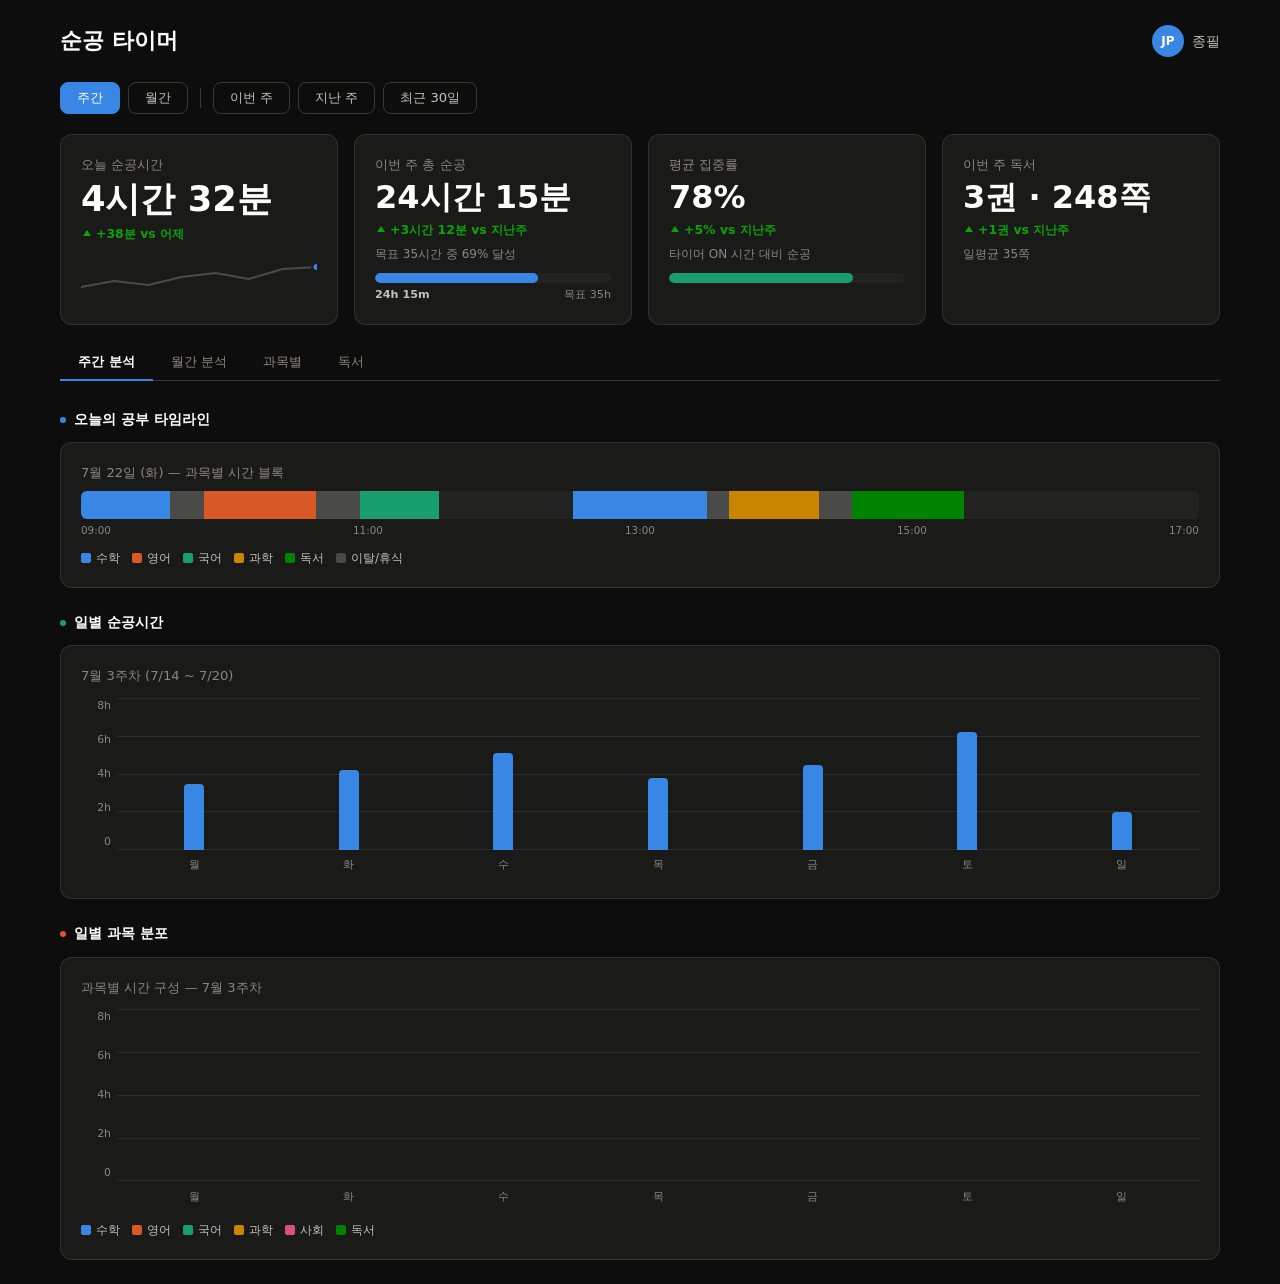
<file: study-timer/study-timer-dashboard.html>
<!DOCTYPE html>
<html lang="ko" data-theme="dark">
<head>
<meta charset="UTF-8">
<meta name="viewport" content="width=device-width, initial-scale=1.0">
<title>순공 타이머 — 통계 대시보드</title>
<style>
/* ── Color roles (dark mode selected) ── */
:root {
  color-scheme: dark;
  --surface-1:      #1a1a19;
  --surface-2:      #222221;
  --page-plane:     #0d0d0d;
  --text-primary:   #ffffff;
  --text-secondary: #c3c2b7;
  --text-muted:     #898781;
  --gridline:       #2c2c2a;
  --baseline:       #383835;
  --border-hair:    rgba(255,255,255,0.10);

  /* Categorical (dark validated) */
  --series-1: #3987e5; /* blue  - 수학 */
  --series-2: #d95926; /* orange - 영어 */
  --series-3: #199e70; /* aqua  - 국어 */
  --series-4: #c98500; /* yellow - 과학 */
  --series-5: #d55181; /* magenta - 사회 */
  --series-6: #008300; /* green - 독서 */
  --series-7: #9085e9; /* violet */
  --series-8: #e66767; /* red */

  /* Sequential blue */
  --seq-100: #cde2fb; --seq-200: #9ec5f4; --seq-300: #6da7ec;
  --seq-400: #3987e5; --seq-500: #256abf; --seq-600: #184f95;

  /* Status */
  --good: #0ca30c;
  --warning: #fab219;
  --serious: #ec835a;
  --critical: #d03b3b;

  /* De-emphasis */
  --de-emphasis: #4a4a48;
  --de-emphasis-text: #6b6b67;
}

* { margin: 0; padding: 0; box-sizing: border-box; }
body {
  font-family: system-ui, -apple-system, "Segoe UI", sans-serif;
  background: var(--page-plane);
  color: var(--text-primary);
  line-height: 1.5;
  min-height: 100vh;
}

/* ── Layout ── */
.app {
  max-width: 1200px;
  margin: 0 auto;
  padding: 24px 20px;
}
.header {
  display: flex;
  align-items: center;
  justify-content: space-between;
  margin-bottom: 24px;
  flex-wrap: wrap;
  gap: 12px;
}
.header h1 {
  font-size: 1.4rem;
  font-weight: 700;
  color: var(--text-primary);
}
.header-meta {
  display: flex;
  align-items: center;
  gap: 16px;
}
.user-badge {
  display: flex;
  align-items: center;
  gap: 8px;
  font-size: 0.85rem;
  color: var(--text-secondary);
}
.user-avatar {
  width: 32px; height: 32px;
  border-radius: 50%;
  background: var(--series-1);
  display: flex; align-items: center; justify-content: center;
  font-size: 0.75rem; font-weight: 700; color: #fff;
}

/* ── Filter row (above all charts) ── */
.filter-row {
  display: flex;
  align-items: center;
  gap: 8px;
  margin-bottom: 20px;
  flex-wrap: wrap;
}
.filter-btn {
  padding: 6px 16px;
  border-radius: 8px;
  border: 1px solid var(--baseline);
  background: transparent;
  color: var(--text-secondary);
  font-size: 0.82rem;
  cursor: pointer;
  transition: all 0.15s;
  font-family: inherit;
}
.filter-btn:hover { background: var(--surface-2); color: var(--text-primary); }
.filter-btn.active {
  background: var(--series-1);
  color: #fff;
  border-color: var(--series-1);
}
.filter-sep {
  width: 1px;
  height: 20px;
  background: var(--baseline);
  margin: 0 4px;
}

/* ── Grid ── */
.grid { display: grid; gap: 16px; }
.grid-hero { grid-template-columns: repeat(4, 1fr); }
.grid-2col { grid-template-columns: 1fr 1fr; }
.grid-3col { grid-template-columns: 2fr 1fr 1fr; }
@media (max-width: 900px) {
  .grid-hero { grid-template-columns: repeat(2, 1fr); }
  .grid-2col, .grid-3col { grid-template-columns: 1fr; }
}
@media (max-width: 500px) {
  .grid-hero { grid-template-columns: 1fr; }
}

/* ── Card / figure container ── */
.card {
  background: var(--surface-1);
  border-radius: 12px;
  border: 1px solid var(--border-hair);
  padding: 20px;
  position: relative;
}
.card-title {
  font-size: 0.82rem;
  color: var(--text-muted);
  font-weight: 500;
  margin-bottom: 4px;
}

/* ── Stat tile ── */
.stat-value {
  font-size: 2rem;
  font-weight: 700;
  color: var(--text-primary);
  line-height: 1.2;
}
.stat-delta {
  display: inline-flex;
  align-items: center;
  gap: 3px;
  font-size: 0.78rem;
  font-weight: 600;
  margin-top: 4px;
}
.stat-delta.up { color: var(--good); }
.stat-delta.down { color: var(--critical); }
.stat-delta svg { width: 12px; height: 12px; }
.stat-sub {
  font-size: 0.75rem;
  color: var(--text-muted);
  margin-top: 2px;
}
.sparkline-row {
  margin-top: 12px;
  height: 32px;
}

/* ── Bar chart ── */
.chart-area {
  position: relative;
  margin-top: 12px;
}
.bar-chart {
  display: flex;
  align-items: flex-end;
  gap: 0;
  height: 180px;
  padding-bottom: 28px;
  position: relative;
}
.bar-chart.tall { height: 220px; }
.bar-group {
  flex: 1;
  display: flex;
  flex-direction: column;
  align-items: center;
  gap: 0;
  position: relative;
  height: 100%;
  justify-content: flex-end;
}
.bar-col {
  width: 20px;
  max-width: 24px;
  border-radius: 4px 4px 0 0;
  position: relative;
  cursor: pointer;
  transition: opacity 0.15s;
}
.bar-col:hover { opacity: 0.8; }
.bar-label {
  position: absolute;
  bottom: -24px;
  font-size: 0.7rem;
  color: var(--text-muted);
  white-space: nowrap;
}
.bar-value {
  position: absolute;
  top: -18px;
  font-size: 0.68rem;
  color: var(--text-secondary);
  white-space: nowrap;
  font-weight: 500;
  opacity: 0;
  transition: opacity 0.15s;
}
.bar-col:hover .bar-value { opacity: 1; }

/* Y-axis */
.y-axis {
  position: absolute;
  left: 0; top: 0; bottom: 28px;
  display: flex;
  flex-direction: column;
  justify-content: space-between;
  pointer-events: none;
}
.y-tick {
  font-size: 0.68rem;
  color: var(--text-muted);
  text-align: right;
  width: 30px;
}
/* Gridlines */
.grid-lines {
  position: absolute;
  left: 36px; right: 0; top: 0; bottom: 28px;
  display: flex;
  flex-direction: column;
  justify-content: space-between;
  pointer-events: none;
}
.grid-line {
  height: 1px;
  background: var(--gridline);
}

/* ── Stacked bar (과목별) ── */
.stacked-bar-chart {
  display: flex;
  align-items: flex-end;
  gap: 0;
  height: 200px;
  padding-bottom: 28px;
  padding-left: 36px;
  position: relative;
}
.stacked-group {
  flex: 1;
  display: flex;
  flex-direction: column;
  align-items: center;
  height: 100%;
  justify-content: flex-end;
  position: relative;
}
.stacked-col {
  width: 22px;
  max-width: 24px;
  display: flex;
  flex-direction: column-reverse;
}
.stack-seg {
  position: relative;
  cursor: pointer;
  transition: opacity 0.15s;
}
.stack-seg:first-child { border-radius: 0 0 0 0; }
.stack-seg:last-child { border-radius: 4px 4px 0 0; }
.stack-seg:hover { opacity: 0.75; }
/* 2px surface gap between segments */
.stack-seg + .stack-seg { margin-top: 2px; }
.stacked-label {
  position: absolute;
  bottom: -24px;
  font-size: 0.7rem;
  color: var(--text-muted);
  white-space: nowrap;
}

/* ── Horizontal bar (과목 비율) ── */
.h-bar-list {
  display: flex;
  flex-direction: column;
  gap: 10px;
  margin-top: 8px;
}
.h-bar-item {
  display: flex;
  align-items: center;
  gap: 10px;
}
.h-bar-label {
  width: 40px;
  font-size: 0.8rem;
  color: var(--text-secondary);
  text-align: right;
  flex-shrink: 0;
}
.h-bar-track {
  flex: 1;
  height: 14px;
  background: var(--surface-2);
  border-radius: 4px;
  overflow: hidden;
  position: relative;
}
.h-bar-fill {
  height: 100%;
  border-radius: 4px;
  transition: width 0.4s ease;
}
.h-bar-val {
  font-size: 0.75rem;
  color: var(--text-secondary);
  width: 48px;
  text-align: right;
  flex-shrink: 0;
  font-weight: 500;
}

/* ── Donut ring (독서) ── */
.donut-wrap {
  display: flex;
  align-items: center;
  justify-content: center;
  gap: 24px;
  margin-top: 12px;
}
.donut-svg { width: 120px; height: 120px; }
.donut-center {
  font-size: 1.5rem;
  font-weight: 700;
  fill: var(--text-primary);
  text-anchor: middle;
  dominant-baseline: central;
}
.donut-center-sub {
  font-size: 0.65rem;
  fill: var(--text-muted);
  text-anchor: middle;
}

/* ── Book list ── */
.book-list {
  display: flex;
  flex-direction: column;
  gap: 8px;
  margin-top: 10px;
}
.book-item {
  display: flex;
  align-items: center;
  gap: 10px;
  padding: 8px 10px;
  background: var(--surface-2);
  border-radius: 8px;
  cursor: pointer;
  transition: background 0.15s;
}
.book-item:hover { background: var(--baseline); }
.book-cover {
  width: 32px; height: 42px;
  border-radius: 3px;
  display: flex; align-items: center; justify-content: center;
  font-size: 1rem;
  flex-shrink: 0;
}
.book-info { flex: 1; min-width: 0; }
.book-title {
  font-size: 0.8rem;
  font-weight: 600;
  color: var(--text-primary);
  white-space: nowrap;
  overflow: hidden;
  text-overflow: ellipsis;
}
.book-meta {
  font-size: 0.7rem;
  color: var(--text-muted);
}
.book-progress {
  width: 48px;
  text-align: right;
}
.book-pct {
  font-size: 0.82rem;
  font-weight: 600;
  color: var(--text-secondary);
}
.book-progress-bar {
  height: 3px;
  background: var(--surface-1);
  border-radius: 2px;
  margin-top: 3px;
  overflow: hidden;
}
.book-progress-fill {
  height: 100%;
  border-radius: 2px;
}

/* ── Legend (always present for ≥2 series) ── */
.legend {
  display: flex;
  flex-wrap: wrap;
  gap: 12px;
  margin-top: 12px;
}
.legend-item {
  display: flex;
  align-items: center;
  gap: 5px;
  font-size: 0.75rem;
  color: var(--text-secondary);
  cursor: pointer;
  transition: opacity 0.15s;
}
.legend-item:hover { opacity: 0.7; }
.legend-swatch {
  width: 10px;
  height: 10px;
  border-radius: 2px;
  flex-shrink: 0;
}

/* ── Heatmap (월간 캘린더) ── */
.heatmap-grid {
  display: grid;
  grid-template-columns: repeat(7, 1fr);
  gap: 3px;
  margin-top: 8px;
}
.heatmap-header {
  font-size: 0.65rem;
  color: var(--text-muted);
  text-align: center;
  padding-bottom: 4px;
}
.heatmap-cell {
  aspect-ratio: 1;
  border-radius: 3px;
  cursor: pointer;
  position: relative;
  transition: transform 0.1s;
  min-height: 18px;
}
.heatmap-cell:hover {
  transform: scale(1.2);
  z-index: 2;
}
.heatmap-cell.empty { background: transparent; cursor: default; }
.heatmap-cell.empty:hover { transform: none; }

/* ── Tooltip ── */
.tooltip {
  position: fixed;
  background: var(--surface-2);
  border: 1px solid var(--baseline);
  border-radius: 8px;
  padding: 8px 12px;
  font-size: 0.78rem;
  color: var(--text-primary);
  pointer-events: none;
  z-index: 100;
  display: none;
  box-shadow: 0 4px 16px rgba(0,0,0,0.4);
  max-width: 200px;
}
.tooltip-label {
  font-weight: 600;
  margin-bottom: 2px;
}
.tooltip-row {
  display: flex;
  align-items: center;
  gap: 6px;
  padding: 1px 0;
}
.tooltip-line {
  width: 12px;
  height: 2px;
  border-radius: 1px;
  flex-shrink: 0;
}
.tooltip-val {
  font-weight: 600;
  color: var(--text-primary);
}
.tooltip-name {
  color: var(--text-secondary);
}

/* ── Section label ── */
.section-label {
  font-size: 0.9rem;
  font-weight: 700;
  color: var(--text-primary);
  margin: 28px 0 12px;
  display: flex;
  align-items: center;
  gap: 8px;
}
.section-dot {
  width: 6px; height: 6px;
  border-radius: 50%;
  background: var(--series-1);
}

/* ── Tabs ── */
.tab-row {
  display: flex;
  gap: 0;
  margin-bottom: 16px;
  border-bottom: 1px solid var(--baseline);
}
.tab-btn {
  padding: 8px 18px;
  border: none;
  background: transparent;
  color: var(--text-muted);
  font-size: 0.82rem;
  font-family: inherit;
  cursor: pointer;
  border-bottom: 2px solid transparent;
  margin-bottom: -1px;
  transition: all 0.15s;
}
.tab-btn:hover { color: var(--text-secondary); }
.tab-btn.active {
  color: var(--text-primary);
  border-bottom-color: var(--series-1);
  font-weight: 600;
}

/* ── Daily timeline ── */
.timeline {
  display: flex;
  align-items: center;
  height: 28px;
  background: var(--surface-2);
  border-radius: 6px;
  overflow: hidden;
  margin-top: 8px;
  position: relative;
}
.tl-block {
  height: 100%;
  position: relative;
  cursor: pointer;
  transition: opacity 0.15s;
}
.tl-block:hover { opacity: 0.75; }
.tl-labels {
  display: flex;
  justify-content: space-between;
  margin-top: 4px;
  font-size: 0.65rem;
  color: var(--text-muted);
}

/* ── Goal meter ── */
.meter-track {
  height: 10px;
  background: var(--surface-2);
  border-radius: 5px;
  overflow: hidden;
  margin-top: 8px;
  position: relative;
}
.meter-fill {
  height: 100%;
  border-radius: 5px;
  transition: width 0.4s;
}
.meter-labels {
  display: flex;
  justify-content: space-between;
  margin-top: 4px;
  font-size: 0.7rem;
}
.meter-cur { color: var(--text-secondary); font-weight: 600; }
.meter-goal { color: var(--text-muted); }

/* ── Tab panels ── */
.tab-panel { display: none; }
.tab-panel.active { display: block; }
</style>
</head>
<body>

<div class="app">

  <!-- Header -->
  <div class="header">
    <h1>순공 타이머</h1>
    <div class="header-meta">
      <div class="user-badge">
        <div class="user-avatar">JP</div>
        <span>종필</span>
      </div>
    </div>
  </div>

  <!-- Filter row (above all charts) -->
  <div class="filter-row">
    <button class="filter-btn active" onclick="setView('weekly')">주간</button>
    <button class="filter-btn" onclick="setView('monthly')">월간</button>
    <div class="filter-sep"></div>
    <button class="filter-btn" onclick="setView('weekly')">이번 주</button>
    <button class="filter-btn">지난 주</button>
    <button class="filter-btn">최근 30일</button>
  </div>

  <!-- ═══════════ HERO STAT TILES ═══════════ -->
  <div class="grid grid-hero" style="margin-bottom:20px;">

    <!-- 오늘 순공 시간 (Hero figure) -->
    <div class="card">
      <div class="card-title">오늘 순공시간</div>
      <div class="stat-value" style="font-size:2.2rem;">4시간 32분</div>
      <div class="stat-delta up">
        <svg viewBox="0 0 12 12"><path d="M6 2L10 8H2L6 2Z" fill="currentColor"/></svg>
        +38분 vs 어제
      </div>
      <div class="sparkline-row">
        <svg width="100%" height="32" viewBox="0 0 200 32" preserveAspectRatio="none">
          <polyline points="0,28 28,22 57,26 85,18 114,14 142,20 171,10 200,8"
            fill="none" stroke="var(--de-emphasis)" stroke-width="2" stroke-linecap="round" stroke-linejoin="round"/>
          <circle cx="200" cy="8" r="4" fill="var(--series-1)" stroke="var(--surface-1)" stroke-width="2"/>
        </svg>
      </div>
    </div>

    <!-- 주간 총 순공 -->
    <div class="card">
      <div class="card-title">이번 주 총 순공</div>
      <div class="stat-value">24시간 15분</div>
      <div class="stat-delta up">
        <svg viewBox="0 0 12 12"><path d="M6 2L10 8H2L6 2Z" fill="currentColor"/></svg>
        +3시간 12분 vs 지난주
      </div>
      <div class="stat-sub">목표 35시간 중 69% 달성</div>
      <div class="meter-track" style="margin-top:10px;">
        <div class="meter-fill" style="width:69%; background: var(--series-1);"></div>
      </div>
      <div class="meter-labels">
        <span class="meter-cur">24h 15m</span>
        <span class="meter-goal">목표 35h</span>
      </div>
    </div>

    <!-- 집중률 -->
    <div class="card">
      <div class="card-title">평균 집중률</div>
      <div class="stat-value">78%</div>
      <div class="stat-delta up">
        <svg viewBox="0 0 12 12"><path d="M6 2L10 8H2L6 2Z" fill="currentColor"/></svg>
        +5% vs 지난주
      </div>
      <div class="stat-sub">타이머 ON 시간 대비 순공</div>
      <div class="meter-track" style="margin-top:10px;">
        <div class="meter-fill" style="width:78%; background: var(--series-3);"></div>
      </div>
    </div>

    <!-- 독서량 -->
    <div class="card">
      <div class="card-title">이번 주 독서</div>
      <div class="stat-value">3권 · 248쪽</div>
      <div class="stat-delta up">
        <svg viewBox="0 0 12 12"><path d="M6 2L10 8H2L6 2Z" fill="currentColor"/></svg>
        +1권 vs 지난주
      </div>
      <div class="stat-sub">일평균 35쪽</div>
    </div>
  </div>

  <!-- ═══════════ TABS: 주간 / 월간 ═══════════ -->
  <div class="tab-row">
    <button class="tab-btn active" data-tab="weekly" onclick="switchTab('weekly')">주간 분석</button>
    <button class="tab-btn" data-tab="monthly" onclick="switchTab('monthly')">월간 분석</button>
    <button class="tab-btn" data-tab="subject" onclick="switchTab('subject')">과목별</button>
    <button class="tab-btn" data-tab="reading" onclick="switchTab('reading')">독서</button>
  </div>

  <!-- ════════ TAB: 주간 분석 ════════ -->
  <div class="tab-panel active" id="panel-weekly">

    <!-- 오늘 타임라인 -->
    <div class="section-label"><div class="section-dot"></div>오늘의 공부 타임라인</div>
    <div class="card">
      <div class="card-title">7월 22일 (화) — 과목별 시간 블록</div>
      <div class="timeline" id="timeline">
        <div class="tl-block" style="width:8%;background:var(--series-1);" title="수학 09:00~09:45"></div>
        <div class="tl-block" style="width:3%;background:var(--de-emphasis);" title="휴식"></div>
        <div class="tl-block" style="width:10%;background:var(--series-2);" title="영어 10:00~11:00"></div>
        <div class="tl-block" style="width:4%;background:var(--de-emphasis);" title="이탈"></div>
        <div class="tl-block" style="width:7%;background:var(--series-3);" title="국어 11:20~12:00"></div>
        <div class="tl-block" style="width:12%;background:transparent;" title="점심"></div>
        <div class="tl-block" style="width:12%;background:var(--series-1);" title="수학 13:00~14:10"></div>
        <div class="tl-block" style="width:2%;background:var(--de-emphasis);" title="폰 사용"></div>
        <div class="tl-block" style="width:8%;background:var(--series-4);" title="과학 14:20~15:10"></div>
        <div class="tl-block" style="width:3%;background:var(--de-emphasis);" title="졸음"></div>
        <div class="tl-block" style="width:10%;background:var(--series-6);" title="독서 15:30~16:30"></div>
        <div class="tl-block" style="width:21%;background:transparent;"></div>
      </div>
      <div class="tl-labels">
        <span>09:00</span><span>11:00</span><span>13:00</span><span>15:00</span><span>17:00</span>
      </div>
      <div class="legend" style="margin-top:10px;">
        <div class="legend-item"><div class="legend-swatch" style="background:var(--series-1)"></div>수학</div>
        <div class="legend-item"><div class="legend-swatch" style="background:var(--series-2)"></div>영어</div>
        <div class="legend-item"><div class="legend-swatch" style="background:var(--series-3)"></div>국어</div>
        <div class="legend-item"><div class="legend-swatch" style="background:var(--series-4)"></div>과학</div>
        <div class="legend-item"><div class="legend-swatch" style="background:var(--series-6)"></div>독서</div>
        <div class="legend-item"><div class="legend-swatch" style="background:var(--de-emphasis)"></div>이탈/휴식</div>
      </div>
    </div>

    <!-- 주간 일별 순공시간 (bar chart) -->
    <div class="section-label" style="margin-top:24px;"><div class="section-dot" style="background:var(--series-3)"></div>일별 순공시간</div>
    <div class="card">
      <div class="card-title">7월 3주차 (7/14 ~ 7/20)</div>
      <div class="chart-area">
        <div class="grid-lines">
          <div class="grid-line"></div><div class="grid-line"></div>
          <div class="grid-line"></div><div class="grid-line"></div>
          <div class="grid-line"></div>
        </div>
        <div class="y-axis">
          <span class="y-tick">8h</span><span class="y-tick">6h</span>
          <span class="y-tick">4h</span><span class="y-tick">2h</span>
          <span class="y-tick">0</span>
        </div>
        <div class="bar-chart" style="padding-left:36px;" id="weeklyBars">
          <!-- Generated by JS -->
        </div>
      </div>
    </div>

    <!-- 주간 과목별 분포 (stacked bar) -->
    <div class="section-label" style="margin-top:24px;"><div class="section-dot" style="background:var(--series-2)"></div>일별 과목 분포</div>
    <div class="card">
      <div class="card-title">과목별 시간 구성 — 7월 3주차</div>
      <div class="chart-area" style="position:relative;">
        <div class="grid-lines" style="left:36px;">
          <div class="grid-line"></div><div class="grid-line"></div>
          <div class="grid-line"></div><div class="grid-line"></div>
          <div class="grid-line"></div>
        </div>
        <div class="y-axis">
          <span class="y-tick">8h</span><span class="y-tick">6h</span>
          <span class="y-tick">4h</span><span class="y-tick">2h</span>
          <span class="y-tick">0</span>
        </div>
        <div class="stacked-bar-chart" id="stackedBars">
          <!-- Generated by JS -->
        </div>
      </div>
      <div class="legend">
        <div class="legend-item"><div class="legend-swatch" style="background:var(--series-1)"></div>수학</div>
        <div class="legend-item"><div class="legend-swatch" style="background:var(--series-2)"></div>영어</div>
        <div class="legend-item"><div class="legend-swatch" style="background:var(--series-3)"></div>국어</div>
        <div class="legend-item"><div class="legend-swatch" style="background:var(--series-4)"></div>과학</div>
        <div class="legend-item"><div class="legend-swatch" style="background:var(--series-5)"></div>사회</div>
        <div class="legend-item"><div class="legend-swatch" style="background:var(--series-6)"></div>독서</div>
      </div>
    </div>
  </div>

  <!-- ════════ TAB: 월간 분석 ════════ -->
  <div class="tab-panel" id="panel-monthly">

    <div class="grid grid-2col">
      <!-- 월간 히트맵 -->
      <div class="card">
        <div class="card-title">7월 순공 히트맵</div>
        <div class="stat-sub" style="margin-bottom:8px;">색이 진할수록 공부 시간이 많은 날</div>
        <div class="heatmap-grid" id="heatmap">
          <!-- Generated by JS -->
        </div>
        <div class="legend" style="margin-top:12px; gap:6px;">
          <span style="font-size:0.68rem;color:var(--text-muted);">적음</span>
          <div style="width:14px;height:14px;border-radius:3px;background:var(--seq-100);"></div>
          <div style="width:14px;height:14px;border-radius:3px;background:var(--seq-200);"></div>
          <div style="width:14px;height:14px;border-radius:3px;background:var(--seq-300);"></div>
          <div style="width:14px;height:14px;border-radius:3px;background:var(--seq-400);"></div>
          <div style="width:14px;height:14px;border-radius:3px;background:var(--seq-600);"></div>
          <span style="font-size:0.68rem;color:var(--text-muted);">많음</span>
        </div>
      </div>

      <!-- 월간 요약 -->
      <div class="card">
        <div class="card-title">7월 월간 요약</div>
        <div style="margin-top:12px;">
          <div style="display:flex;justify-content:space-between;align-items:baseline;margin-bottom:16px;">
            <span style="font-size:0.85rem;color:var(--text-secondary);">총 순공시간</span>
            <span style="font-size:1.3rem;font-weight:700;">87시간 42분</span>
          </div>
          <div style="display:flex;justify-content:space-between;align-items:baseline;margin-bottom:16px;">
            <span style="font-size:0.85rem;color:var(--text-secondary);">일 평균</span>
            <span style="font-size:1.3rem;font-weight:700;">3시간 59분</span>
          </div>
          <div style="display:flex;justify-content:space-between;align-items:baseline;margin-bottom:16px;">
            <span style="font-size:0.85rem;color:var(--text-secondary);">최장 연속 집중</span>
            <span style="font-size:1.3rem;font-weight:700;">2시간 14분</span>
          </div>
          <div style="display:flex;justify-content:space-between;align-items:baseline;margin-bottom:16px;">
            <span style="font-size:0.85rem;color:var(--text-secondary);">총 공부 일수</span>
            <span style="font-size:1.3rem;font-weight:700;">22일 / 22일</span>
          </div>
          <div style="display:flex;justify-content:space-between;align-items:baseline;">
            <span style="font-size:0.85rem;color:var(--text-secondary);">평균 집중률</span>
            <span style="font-size:1.3rem;font-weight:700;">76%</span>
          </div>
        </div>
      </div>
    </div>

    <!-- 월간 주차별 비교 -->
    <div class="section-label" style="margin-top:24px;"><div class="section-dot" style="background:var(--series-4)"></div>주차별 순공 비교</div>
    <div class="card">
      <div class="card-title">7월 주차별 총 순공시간</div>
      <div class="chart-area">
        <div class="grid-lines" style="left:36px;">
          <div class="grid-line"></div><div class="grid-line"></div>
          <div class="grid-line"></div><div class="grid-line"></div>
          <div class="grid-line"></div>
        </div>
        <div class="y-axis">
          <span class="y-tick">30h</span><span class="y-tick">22h</span>
          <span class="y-tick">15h</span><span class="y-tick">7h</span>
          <span class="y-tick">0</span>
        </div>
        <div class="bar-chart" style="padding-left:36px;" id="monthlyWeekBars">
        </div>
      </div>
    </div>
  </div>

  <!-- ════════ TAB: 과목별 ════════ -->
  <div class="tab-panel" id="panel-subject">

    <div class="grid grid-2col">
      <!-- 과목별 순공 시간 (horizontal bar) -->
      <div class="card">
        <div class="card-title">과목별 누적 순공시간 (이번 주)</div>
        <div class="h-bar-list" id="subjectBars" style="margin-top:14px;">
          <!-- Generated by JS -->
        </div>
      </div>

      <!-- 과목별 집중률 -->
      <div class="card">
        <div class="card-title">과목별 평균 집중률</div>
        <div class="h-bar-list" id="focusBars" style="margin-top:14px;">
        </div>
      </div>
    </div>

    <!-- 과목별 상세 테이블 -->
    <div class="section-label" style="margin-top:24px;"><div class="section-dot" style="background:var(--series-5)"></div>과목별 상세</div>
    <div class="card" style="overflow-x:auto;">
      <table style="width:100%;border-collapse:collapse;font-size:0.82rem;">
        <thead>
          <tr style="border-bottom:2px solid var(--baseline);">
            <th style="text-align:left;padding:8px 12px;color:var(--text-muted);font-weight:600;">과목</th>
            <th style="text-align:right;padding:8px 12px;color:var(--text-muted);font-weight:600;">총 순공</th>
            <th style="text-align:right;padding:8px 12px;color:var(--text-muted);font-weight:600;">세션 수</th>
            <th style="text-align:right;padding:8px 12px;color:var(--text-muted);font-weight:600;">평균 세션</th>
            <th style="text-align:right;padding:8px 12px;color:var(--text-muted);font-weight:600;">집중률</th>
            <th style="text-align:right;padding:8px 12px;color:var(--text-muted);font-weight:600;">vs 지난주</th>
          </tr>
        </thead>
        <tbody id="subjectTable">
        </tbody>
      </table>
    </div>
  </div>

  <!-- ════════ TAB: 독서 ════════ -->
  <div class="tab-panel" id="panel-reading">

    <div class="grid grid-2col">
      <!-- 독서량 요약 -->
      <div class="card">
        <div class="card-title">월간 독서 현황</div>
        <div class="donut-wrap">
          <svg class="donut-svg" viewBox="0 0 120 120">
            <!-- Track -->
            <circle cx="60" cy="60" r="48" fill="none" stroke="var(--surface-2)" stroke-width="12"/>
            <!-- Fill: 7/10 books = 252° -->
            <circle cx="60" cy="60" r="48" fill="none"
              stroke="var(--series-6)" stroke-width="12"
              stroke-dasharray="211 301" stroke-dashoffset="75"
              stroke-linecap="round" style="transition:stroke-dasharray 0.5s;"/>
            <text x="60" y="56" class="donut-center">7</text>
            <text x="60" y="72" class="donut-center-sub">/ 10권 목표</text>
          </svg>
          <div>
            <div style="font-size:0.85rem;color:var(--text-secondary);margin-bottom:8px;">이번 달 총 독서</div>
            <div style="font-size:1.8rem;font-weight:700;">1,248쪽</div>
            <div class="stat-delta up" style="margin-top:4px;">
              <svg viewBox="0 0 12 12" style="width:12px;height:12px;"><path d="M6 2L10 8H2L6 2Z" fill="currentColor"/></svg>
              +320쪽 vs 6월
            </div>
          </div>
        </div>
      </div>

      <!-- 주간 독서 시간 -->
      <div class="card">
        <div class="card-title">주간 독서 시간</div>
        <div class="chart-area">
          <div class="grid-lines" style="left:28px;">
            <div class="grid-line"></div><div class="grid-line"></div>
            <div class="grid-line"></div><div class="grid-line"></div>
            <div class="grid-line"></div>
          </div>
          <div class="y-axis" style="width:24px;">
            <span class="y-tick" style="width:24px;">2h</span>
            <span class="y-tick" style="width:24px;">1.5</span>
            <span class="y-tick" style="width:24px;">1h</span>
            <span class="y-tick" style="width:24px;">30m</span>
            <span class="y-tick" style="width:24px;">0</span>
          </div>
          <div class="bar-chart" style="padding-left:30px;height:160px;" id="readingBars">
          </div>
        </div>
      </div>
    </div>

    <!-- 읽고 있는 책 목록 -->
    <div class="section-label" style="margin-top:24px;"><div class="section-dot" style="background:var(--series-6)"></div>현재 읽고 있는 책</div>
    <div class="grid grid-2col">
      <div class="card">
        <div class="card-title">진행 중</div>
        <div class="book-list">
          <div class="book-item">
            <div class="book-cover" style="background:var(--seq-400);">📘</div>
            <div class="book-info">
              <div class="book-title">수학의 정석 (수학 II)</div>
              <div class="book-meta">총 480쪽 · 하루 평균 12쪽</div>
            </div>
            <div class="book-progress">
              <div class="book-pct">72%</div>
              <div class="book-progress-bar"><div class="book-progress-fill" style="width:72%;background:var(--series-1);"></div></div>
            </div>
          </div>
          <div class="book-item">
            <div class="book-cover" style="background:var(--series-2);">📙</div>
            <div class="book-info">
              <div class="book-title">Word Power Made Easy</div>
              <div class="book-meta">총 430쪽 · 하루 평균 8쪽</div>
            </div>
            <div class="book-progress">
              <div class="book-pct">45%</div>
              <div class="book-progress-bar"><div class="book-progress-fill" style="width:45%;background:var(--series-2);"></div></div>
            </div>
          </div>
          <div class="book-item">
            <div class="book-cover" style="background:var(--series-3);">📗</div>
            <div class="book-info">
              <div class="book-title">코스모스 — 칼 세이건</div>
              <div class="book-meta">총 520쪽 · 하루 평균 15쪽</div>
            </div>
            <div class="book-progress">
              <div class="book-pct">88%</div>
              <div class="book-progress-bar"><div class="book-progress-fill" style="width:88%;background:var(--series-3);"></div></div>
            </div>
          </div>
        </div>
      </div>

      <div class="card">
        <div class="card-title">이번 달 완독</div>
        <div class="book-list">
          <div class="book-item">
            <div class="book-cover" style="background:var(--series-5);">📕</div>
            <div class="book-info">
              <div class="book-title">나미야 잡화점의 기적</div>
              <div class="book-meta">380쪽 · 7일 완독</div>
            </div>
            <div class="book-progress">
              <div class="book-pct" style="color:var(--good);">100%</div>
              <div class="book-progress-bar"><div class="book-progress-fill" style="width:100%;background:var(--good);"></div></div>
            </div>
          </div>
          <div class="book-item">
            <div class="book-cover" style="background:var(--series-4);">📒</div>
            <div class="book-info">
              <div class="book-title">이기적 유전자</div>
              <div class="book-meta">416쪽 · 10일 완독</div>
            </div>
            <div class="book-progress">
              <div class="book-pct" style="color:var(--good);">100%</div>
              <div class="book-progress-bar"><div class="book-progress-fill" style="width:100%;background:var(--good);"></div></div>
            </div>
          </div>
          <div class="book-item">
            <div class="book-cover" style="background:var(--series-7);">📓</div>
            <div class="book-info">
              <div class="book-title">사피엔스</div>
              <div class="book-meta">560쪽 · 14일 완독</div>
            </div>
            <div class="book-progress">
              <div class="book-pct" style="color:var(--good);">100%</div>
              <div class="book-progress-bar"><div class="book-progress-fill" style="width:100%;background:var(--good);"></div></div>
            </div>
          </div>
          <div class="book-item">
            <div class="book-cover" style="background:var(--series-1);">📘</div>
            <div class="book-info">
              <div class="book-title">미적분의 쓸모</div>
              <div class="book-meta">288쪽 · 5일 완독</div>
            </div>
            <div class="book-progress">
              <div class="book-pct" style="color:var(--good);">100%</div>
              <div class="book-progress-bar"><div class="book-progress-fill" style="width:100%;background:var(--good);"></div></div>
            </div>
          </div>
        </div>
      </div>
    </div>

    <!-- 장르별 독서 분포 -->
    <div class="section-label" style="margin-top:24px;"><div class="section-dot" style="background:var(--series-7)"></div>장르별 독서 분포</div>
    <div class="card">
      <div class="card-title">이번 달 장르별 읽은 쪽수</div>
      <div class="h-bar-list" id="genreBars" style="margin-top:14px;"></div>
      <div class="legend" style="margin-top:14px;">
        <div class="legend-item"><div class="legend-swatch" style="background:var(--series-1)"></div>수학/과학</div>
        <div class="legend-item"><div class="legend-swatch" style="background:var(--series-2)"></div>영어</div>
        <div class="legend-item"><div class="legend-swatch" style="background:var(--series-3)"></div>교양/인문</div>
        <div class="legend-item"><div class="legend-swatch" style="background:var(--series-5)"></div>소설/문학</div>
      </div>
    </div>
  </div>

</div>

<!-- Tooltip -->
<div class="tooltip" id="tooltip">
  <div class="tooltip-label" id="tooltip-label"></div>
  <div id="tooltip-body"></div>
</div>

<script>
// ── Tooltip ──
const tip = document.getElementById('tooltip');
const tipLabel = document.getElementById('tooltip-label');
const tipBody = document.getElementById('tooltip-body');

function showTip(e, label, rows) {
  tipLabel.textContent = label;
  tipBody.innerHTML = rows.map(r =>
    `<div class="tooltip-row">
      <div class="tooltip-line" style="background:${r.color}"></div>
      <span class="tooltip-name">${r.name}</span>
      <span class="tooltip-val">${r.val}</span>
    </div>`
  ).join('');
  tip.style.display = 'block';
  const rect = tip.getBoundingClientRect();
  let x = e.clientX + 12, y = e.clientY - 8;
  if (x + rect.width > window.innerWidth - 8) x = e.clientX - rect.width - 12;
  if (y + rect.height > window.innerHeight - 8) y = window.innerHeight - rect.height - 8;
  tip.style.left = x + 'px';
  tip.style.top = y + 'px';
}
function hideTip() { tip.style.display = 'none'; }

// ── Weekly bars ──
const weeklyData = [
  { day: '월', h: 3.5 }, { day: '화', h: 4.2 }, { day: '수', h: 5.1 },
  { day: '목', h: 3.8 }, { day: '금', h: 4.5 }, { day: '토', h: 6.2 },
  { day: '일', h: 2.0 }
];
const maxH = 8;
const wbContainer = document.getElementById('weeklyBars');
weeklyData.forEach(d => {
  const pct = (d.h / maxH) * 100;
  const g = document.createElement('div');
  g.className = 'bar-group';
  g.innerHTML = `
    <div class="bar-col" style="height:${pct}%;background:var(--series-1);"
      onmouseenter="showTip(event,'${d.day}요일',[{color:'var(--series-1)',name:'순공',val:'${d.h}시간'}])"
      onmousemove="showTip(event,'${d.day}요일',[{color:'var(--series-1)',name:'순공',val:'${d.h}시간'}])"
      onmouseleave="hideTip()">
      <div class="bar-value">${d.h}h</div>
    </div>
    <div class="bar-label">${d.day}</div>`;
  wbContainer.appendChild(g);
});

// ── Stacked bars (weekly by subject) ──
const stackData = [
  { day:'월', 수학:1.5, 영어:0.8, 국어:0.5, 과학:0.4, 사회:0.0, 독서:0.3 },
  { day:'화', 수학:1.2, 영어:1.0, 국어:0.8, 과학:0.5, 사회:0.3, 독서:0.4 },
  { day:'수', 수학:1.8, 영어:0.7, 국어:0.6, 과학:0.8, 사회:0.5, 독서:0.7 },
  { day:'목', 수학:1.0, 영어:1.2, 국어:0.5, 과학:0.3, 사회:0.4, 독서:0.4 },
  { day:'금', 수학:1.3, 영어:0.9, 국어:0.7, 과학:0.6, 사회:0.5, 독서:0.5 },
  { day:'토', 수학:2.0, 영어:1.0, 국어:0.8, 과학:1.0, 사회:0.4, 독서:1.0 },
  { day:'일', 수학:0.5, 영어:0.3, 국어:0.3, 과학:0.2, 사회:0.0, 독서:0.7 }
];
const subjects = ['수학','영어','국어','과학','사회','독서'];
const subColors = ['var(--series-1)','var(--series-2)','var(--series-3)','var(--series-4)','var(--series-5)','var(--series-6)'];
const sbContainer = document.getElementById('stackedBars');

stackData.forEach(d => {
  const total = subjects.reduce((s, k) => s + d[k], 0);
  const g = document.createElement('div');
  g.className = 'stacked-group';
  let segsHTML = '';
  subjects.forEach((sub, i) => {
    if (d[sub] <= 0) return;
    const pct = (d[sub] / maxH) * 100;
    segsHTML += `<div class="stack-seg" style="height:${pct}%;background:${subColors[i]};"
      onmouseenter="showTip(event,'${d.day}요일',[{color:'${subColors[i]}',name:'${sub}',val:'${d[sub]}h'}])"
      onmousemove="showTip(event,'${d.day}요일',[{color:'${subColors[i]}',name:'${sub}',val:'${d[sub]}h'}])"
      onmouseleave="hideTip()"></div>`;
  });
  g.innerHTML = `<div class="stacked-col">${segsHTML}</div><div class="stacked-label">${d.day}</div>`;
  sbContainer.appendChild(g);
});

// ── Monthly week bars ──
const mwData = [
  { week:'1주차', h:18.5 }, { week:'2주차', h:22.3 },
  { week:'3주차', h:24.2 }, { week:'4주차 (진행중)', h:22.7 }
];
const mwMax = 30;
const mwContainer = document.getElementById('monthlyWeekBars');
mwData.forEach((d, i) => {
  const pct = (d.h / mwMax) * 100;
  const g = document.createElement('div');
  g.className = 'bar-group';
  const isLast = i === mwData.length - 1;
  g.innerHTML = `
    <div class="bar-col" style="height:${pct}%;background:${isLast ? 'var(--series-4)' : 'var(--series-1)'}; ${isLast ? 'opacity:0.6;border:1px dashed var(--series-4);background:transparent;' : ''}"
      onmouseenter="showTip(event,'${d.week}',[{color:'var(--series-1)',name:'순공',val:'${d.h}h'}])"
      onmousemove="showTip(event,'${d.week}',[{color:'var(--series-1)',name:'순공',val:'${d.h}h'}])"
      onmouseleave="hideTip()">
      <div class="bar-value">${d.h}h</div>
    </div>
    <div class="bar-label" style="font-size:0.65rem;">${d.week}</div>`;
  mwContainer.appendChild(g);
});

// ── Heatmap ──
const hmContainer = document.getElementById('heatmap');
const dayNames = ['일','월','화','수','목','금','토'];
dayNames.forEach(d => {
  const el = document.createElement('div');
  el.className = 'heatmap-header';
  el.textContent = d;
  hmContainer.appendChild(el);
});
// July 2026 starts on Wednesday (day index 3)
const startDay = 3;
const daysInMonth = 31;
const heatVals = [0,0,0,3.2,4.1,5.5,2.1,1.8,3.5,4.2,5.1,3.8,4.5,6.2,2.0,3.8,4.0,5.3,3.5,4.8,6.5,2.2,4.5,0,0,0,0,0,0,0,0,0,0,0,0,0,0];
const seqSteps = ['var(--seq-100)','var(--seq-200)','var(--seq-300)','var(--seq-400)','var(--seq-600)'];
function heatColor(h) {
  if (h <= 0) return 'var(--surface-2)';
  if (h < 2) return seqSteps[0];
  if (h < 3) return seqSteps[1];
  if (h < 4) return seqSteps[2];
  if (h < 5.5) return seqSteps[3];
  return seqSteps[4];
}
for (let i = 0; i < startDay; i++) {
  const el = document.createElement('div');
  el.className = 'heatmap-cell empty';
  hmContainer.appendChild(el);
}
for (let d = 1; d <= 22; d++) {
  const val = heatVals[d - 1] || 0;
  const el = document.createElement('div');
  el.className = 'heatmap-cell';
  el.style.background = heatColor(val);
  el.onmouseenter = (e) => showTip(e, `7월 ${d}일`, [{color: heatColor(val), name: '순공', val: val > 0 ? val + 'h' : '기록없음'}]);
  el.onmousemove = (e) => showTip(e, `7월 ${d}일`, [{color: heatColor(val), name: '순공', val: val > 0 ? val + 'h' : '기록없음'}]);
  el.onmouseleave = hideTip;
  hmContainer.appendChild(el);
}
// remaining empty
for (let i = 0; i < 13; i++) {
  const el = document.createElement('div');
  el.className = 'heatmap-cell empty';
  el.style.background = 'var(--surface-2)';
  el.style.opacity = '0.3';
  hmContainer.appendChild(el);
}

// ── Subject horizontal bars ──
const subjectData = [
  { name:'수학', h:9.3, color:'var(--series-1)' },
  { name:'영어', h:5.9, color:'var(--series-2)' },
  { name:'국어', h:4.2, color:'var(--series-3)' },
  { name:'과학', h:3.8, color:'var(--series-4)' },
  { name:'독서', h:4.0, color:'var(--series-6)' },
  { name:'사회', h:2.1, color:'var(--series-5)' },
];
const subMax = 10;
const sbarsC = document.getElementById('subjectBars');
subjectData.forEach(d => {
  const pct = (d.h / subMax) * 100;
  const el = document.createElement('div');
  el.className = 'h-bar-item';
  el.innerHTML = `
    <div class="h-bar-label">${d.name}</div>
    <div class="h-bar-track">
      <div class="h-bar-fill" style="width:${pct}%;background:${d.color};"></div>
    </div>
    <div class="h-bar-val">${d.h}시간</div>`;
  sbarsC.appendChild(el);
});

// ── Focus rate bars ──
const focusData = [
  { name:'수학', pct:82, color:'var(--series-1)' },
  { name:'국어', pct:80, color:'var(--series-3)' },
  { name:'독서', pct:85, color:'var(--series-6)' },
  { name:'영어', pct:74, color:'var(--series-2)' },
  { name:'과학', pct:71, color:'var(--series-4)' },
  { name:'사회', pct:68, color:'var(--series-5)' },
];
const fbarsC = document.getElementById('focusBars');
focusData.forEach(d => {
  const el = document.createElement('div');
  el.className = 'h-bar-item';
  el.innerHTML = `
    <div class="h-bar-label">${d.name}</div>
    <div class="h-bar-track">
      <div class="h-bar-fill" style="width:${d.pct}%;background:${d.color};"></div>
    </div>
    <div class="h-bar-val">${d.pct}%</div>`;
  fbarsC.appendChild(el);
});

// ── Subject detail table ──
const tableData = [
  { name:'수학', total:'9h 18m', sessions:12, avg:'46분', focus:82, delta:'+1.2h', up:true, color:'var(--series-1)' },
  { name:'영어', total:'5h 54m', sessions:8, avg:'44분', focus:74, delta:'+0.5h', up:true, color:'var(--series-2)' },
  { name:'국어', total:'4h 12m', sessions:7, avg:'36분', focus:80, delta:'-0.3h', up:false, color:'var(--series-3)' },
  { name:'독서', total:'4h 00m', sessions:6, avg:'40분', focus:85, delta:'+1.0h', up:true, color:'var(--series-6)' },
  { name:'과학', total:'3h 48m', sessions:6, avg:'38분', focus:71, delta:'+0.2h', up:true, color:'var(--series-4)' },
  { name:'사회', total:'2h 06m', sessions:4, avg:'32분', focus:68, delta:'-0.5h', up:false, color:'var(--series-5)' },
];
const stContainer = document.getElementById('subjectTable');
tableData.forEach(d => {
  const tr = document.createElement('tr');
  tr.style.borderBottom = '1px solid var(--gridline)';
  tr.innerHTML = `
    <td style="padding:10px 12px;"><div style="display:flex;align-items:center;gap:8px;"><div style="width:8px;height:8px;border-radius:2px;background:${d.color};"></div>${d.name}</div></td>
    <td style="text-align:right;padding:10px 12px;font-weight:600;">${d.total}</td>
    <td style="text-align:right;padding:10px 12px;">${d.sessions}회</td>
    <td style="text-align:right;padding:10px 12px;">${d.avg}</td>
    <td style="text-align:right;padding:10px 12px;font-weight:600;">${d.focus}%</td>
    <td style="text-align:right;padding:10px 12px;color:${d.up ? 'var(--good)' : 'var(--critical)'};font-weight:500;">${d.delta}</td>`;
  stContainer.appendChild(tr);
});

// ── Reading weekly bars ──
const readData = [
  { day:'월', h:0.5 }, { day:'화', h:0.8 }, { day:'수', h:1.2 },
  { day:'목', h:0.6 }, { day:'금', h:1.0 }, { day:'토', h:1.8 },
  { day:'일', h:1.5 }
];
const rMax = 2;
const rbContainer = document.getElementById('readingBars');
readData.forEach(d => {
  const pct = (d.h / rMax) * 100;
  const g = document.createElement('div');
  g.className = 'bar-group';
  g.innerHTML = `
    <div class="bar-col" style="height:${pct}%;background:var(--series-6);"
      onmouseenter="showTip(event,'${d.day}요일',[{color:'var(--series-6)',name:'독서',val:'${d.h}h'}])"
      onmousemove="showTip(event,'${d.day}요일',[{color:'var(--series-6)',name:'독서',val:'${d.h}h'}])"
      onmouseleave="hideTip()">
      <div class="bar-value">${d.h}h</div>
    </div>
    <div class="bar-label">${d.day}</div>`;
  rbContainer.appendChild(g);
});

// ── Genre bars ──
const genreData = [
  { name:'수학/과학', pages:520, color:'var(--series-1)' },
  { name:'교양/인문', pages:380, color:'var(--series-3)' },
  { name:'소설/문학', pages:228, color:'var(--series-5)' },
  { name:'영어', pages:120, color:'var(--series-2)' },
];
const gMax = 600;
const gbContainer = document.getElementById('genreBars');
genreData.forEach(d => {
  const pct = (d.pages / gMax) * 100;
  const el = document.createElement('div');
  el.className = 'h-bar-item';
  el.innerHTML = `
    <div class="h-bar-label" style="width:70px;">${d.name}</div>
    <div class="h-bar-track">
      <div class="h-bar-fill" style="width:${pct}%;background:${d.color};"></div>
    </div>
    <div class="h-bar-val">${d.pages}쪽</div>`;
  gbContainer.appendChild(el);
});

// ── Tab switching ──
function switchTab(tab) {
  document.querySelectorAll('.tab-btn').forEach(b => {
    b.classList.toggle('active', b.dataset.tab === tab);
  });
  document.querySelectorAll('.tab-panel').forEach(p => {
    p.classList.toggle('active', p.id === 'panel-' + tab);
  });
}

// ── Filter view ──
function setView(view) {
  document.querySelectorAll('.filter-btn').forEach(b => b.classList.remove('active'));
  event.target.classList.add('active');
}
</script>

</body>
</html>
</file>
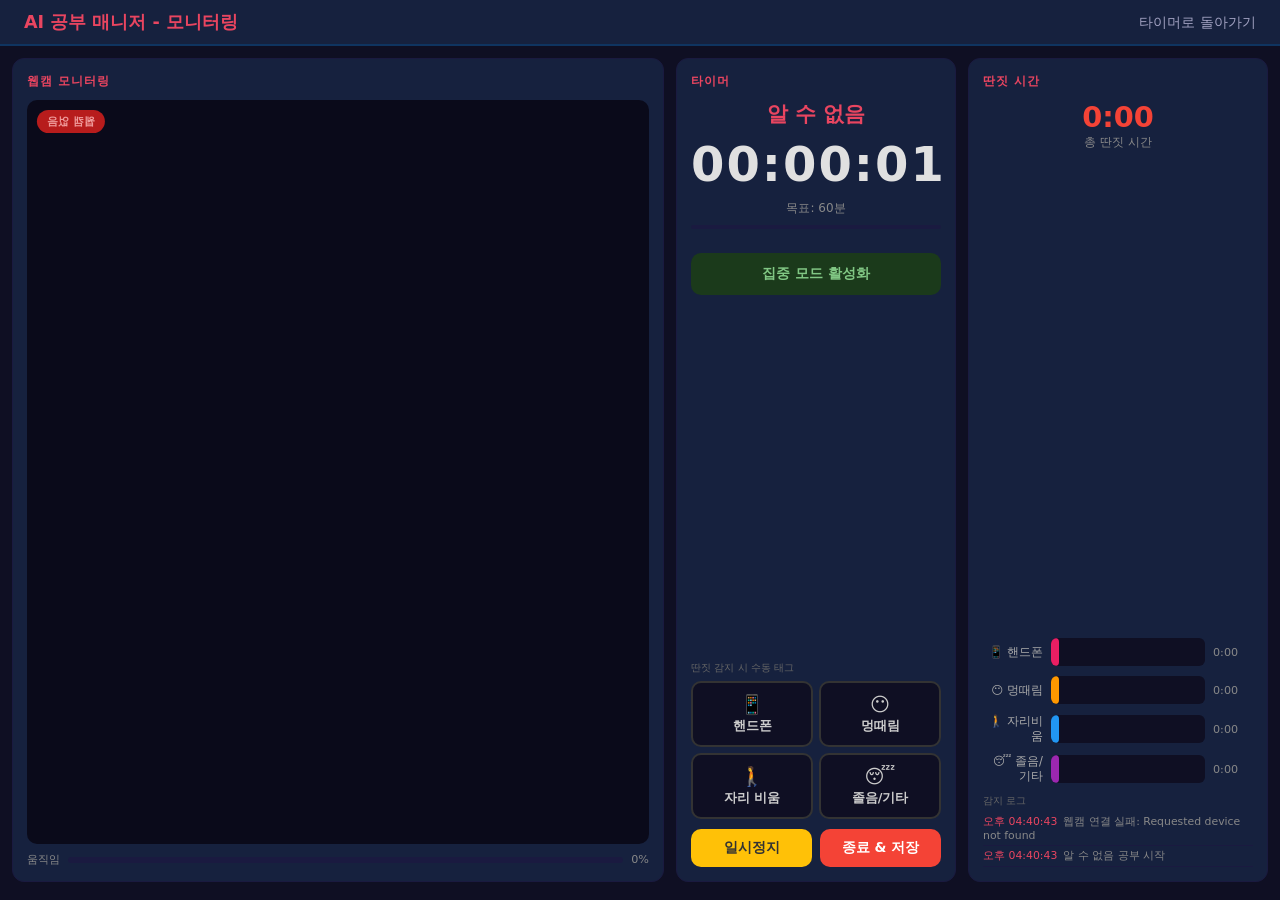
<file: study-timer/templates/monitor.html>
<!DOCTYPE html>
<html lang="ko">
<head>
<meta charset="UTF-8">
<meta name="viewport" content="width=device-width, initial-scale=1.0">
<title>AI 공부 매니저 - 모니터링</title>
<style>
* { margin: 0; padding: 0; box-sizing: border-box; }
body {
    font-family: 'Segoe UI', system-ui, -apple-system, sans-serif;
    background: #0f0f23;
    color: #e0e0e0;
    min-height: 100vh;
    overflow: hidden;
}
nav {
    background: #16213e;
    padding: 10px 24px;
    display: flex; justify-content: space-between; align-items: center;
    border-bottom: 2px solid #0f3460;
}
nav .logo { font-size: 1.1rem; font-weight: 700; color: #e94560; }
nav .nav-links a {
    color: #a0a0c0; text-decoration: none; margin-left: 20px;
    font-weight: 500; font-size: 0.9rem;
}
nav .nav-links a:hover { color: #e94560; }

.monitor-layout {
    display: grid;
    grid-template-columns: 1fr 280px 300px;
    gap: 12px;
    padding: 12px;
    height: calc(100vh - 52px);
}

.panel {
    background: #16213e;
    border-radius: 12px;
    padding: 14px;
    border: 1px solid #1a1a40;
    display: flex;
    flex-direction: column;
    overflow: hidden;
}
.panel-title {
    font-size: 0.75rem;
    color: #e94560;
    text-transform: uppercase;
    letter-spacing: 1px;
    margin-bottom: 10px;
    font-weight: 600;
}

/* LEFT: Webcam */
.webcam-wrapper {
    position: relative;
    flex: 1;
    display: flex;
    align-items: center;
    justify-content: center;
    background: #0a0a1a;
    border-radius: 10px;
    overflow: hidden;
}
#webcamVideo {
    position: absolute;
    width: 100%; height: 100%;
    object-fit: cover;
    transform: scaleX(-1);
}
#overlayCanvas {
    position: absolute;
    width: 100%; height: 100%;
    transform: scaleX(-1);
}
.webcam-status {
    position: absolute;
    top: 10px; left: 10px;
    font-size: 0.7rem;
    padding: 4px 10px;
    border-radius: 20px;
    font-weight: 600;
    z-index: 2;
    transform: scaleX(-1);
}
.webcam-status.ok { background: #1b5e20; color: #81c784; }
.webcam-status.warn { background: #e65100; color: #ffcc80; }
.webcam-status.away { background: #b71c1c; color: #ef9a9a; }

.motion-meter {
    margin-top: 8px;
    display: flex; align-items: center; gap: 8px;
    font-size: 0.7rem; color: #888;
}
.motion-bar {
    flex: 1; height: 6px; background: #1a1a40; border-radius: 3px; overflow: hidden;
}
.motion-bar .fill {
    height: 100%; background: #4CAF50; border-radius: 3px;
    transition: width 0.3s;
}

/* CENTER: Timer + Controls */
.timer-info { text-align: center; margin-bottom: 12px; }
.timer-subject {
    font-size: 1.3rem; font-weight: 700; margin-bottom: 4px;
}
.timer-clock {
    font-size: 3rem; font-weight: 700;
    font-variant-numeric: tabular-nums;
    letter-spacing: 2px;
    margin: 8px 0;
}
.timer-goal { font-size: 0.75rem; color: #888; }
.timer-progress-bar {
    width: 100%; height: 4px; background: #1a1a40;
    border-radius: 2px; margin: 8px 0 12px; overflow: hidden;
}
.timer-progress-bar .bar {
    height: 100%; background: #4CAF50; border-radius: 2px;
    transition: width 1s linear;
}
.timer-progress-bar .bar.over { background: #f44336; }

.detection-status {
    text-align: center;
    padding: 10px;
    border-radius: 10px;
    margin-bottom: 12px;
    font-size: 0.85rem;
    font-weight: 600;
    min-height: 42px;
    display: flex; align-items: center; justify-content: center;
}
.detection-status.studying { background: #1b3a1b; color: #81c784; }
.detection-status.distracted { background: #3a1b1b; color: #ef9a9a; }

.tag-section { margin-top: auto; }
.tag-label {
    font-size: 0.65rem; color: #666;
    text-transform: uppercase; margin-bottom: 6px;
}
.tag-buttons {
    display: grid;
    grid-template-columns: 1fr 1fr;
    gap: 6px;
}
.tag-btn {
    padding: 10px 8px;
    border: 2px solid #333;
    border-radius: 10px;
    background: #0f0f23;
    color: #ccc;
    font-size: 0.8rem;
    font-weight: 600;
    cursor: pointer;
    transition: all 0.15s;
    font-family: inherit;
}
.tag-btn:hover { border-color: #e94560; color: #e94560; }
.tag-btn.active { border-color: #f44336; background: #2a1010; color: #f44336; }
.tag-btn .icon { font-size: 1.2rem; display: block; margin-bottom: 2px; }

.control-buttons {
    display: flex; gap: 8px; margin-top: 10px;
}
.ctrl-btn {
    flex: 1; padding: 10px;
    border: none; border-radius: 10px;
    font-size: 0.85rem; font-weight: 600;
    cursor: pointer; color: #fff; font-family: inherit;
}
.ctrl-btn.pause { background: #FFC107; color: #333; }
.ctrl-btn.resume { background: #4CAF50; }
.ctrl-btn.stop { background: #f44336; }

/* RIGHT: Chart */
.chart-area { flex: 1; display: flex; flex-direction: column; }
.distraction-total {
    text-align: center; margin-bottom: 12px;
    font-size: 0.75rem; color: #888;
}
.distraction-total .big {
    font-size: 1.8rem; font-weight: 700; color: #f44336;
}
.bar-chart {
    flex: 1;
    display: flex;
    flex-direction: column;
    justify-content: flex-end;
    gap: 10px;
    padding: 10px 0;
}
.bar-row {
    display: flex; align-items: center; gap: 8px;
}
.bar-label {
    width: 60px; font-size: 0.72rem; color: #aaa;
    text-align: right; flex-shrink: 0;
}
.bar-track {
    flex: 1; height: 28px; background: #0f0f23;
    border-radius: 6px; overflow: hidden; position: relative;
}
.bar-fill {
    height: 100%; border-radius: 6px;
    transition: width 0.5s ease;
    display: flex; align-items: center;
    padding-left: 8px;
    font-size: 0.7rem; font-weight: 600; color: #fff;
    min-width: 0;
}
.bar-value {
    font-size: 0.7rem; color: #888;
    width: 40px; text-align: left; flex-shrink: 0;
}

.log-section {
    margin-top: auto;
    max-height: 180px;
    overflow-y: auto;
}
.log-section .log-title {
    font-size: 0.65rem; color: #666;
    text-transform: uppercase; margin-bottom: 4px;
}
.log-entry {
    font-size: 0.68rem; color: #888;
    padding: 3px 0;
    border-bottom: 1px solid #1a1a40;
}
.log-entry .log-time { color: #e94560; margin-right: 6px; }
</style>
</head>
<body>

<nav>
    <div class="logo">AI 공부 매니저 - 모니터링</div>
    <div class="nav-links">
        <a href="/" id="backLink">타이머로 돌아가기</a>
    </div>
</nav>

<div class="monitor-layout">
    <!-- LEFT: Webcam -->
    <div class="panel">
        <div class="panel-title">웹캠 모니터링</div>
        <div class="webcam-wrapper">
            <video id="webcamVideo" autoplay playsinline muted></video>
            <canvas id="overlayCanvas"></canvas>
            <div class="webcam-status ok" id="webcamStatus">집중 중</div>
        </div>
        <div class="motion-meter">
            <span>움직임</span>
            <div class="motion-bar"><div class="fill" id="motionFill" style="width:0%"></div></div>
            <span id="motionVal">0%</span>
        </div>
    </div>

    <!-- CENTER: Timer + Tag -->
    <div class="panel">
        <div class="panel-title">타이머</div>
        <div class="timer-info">
            <div class="timer-subject" id="mSubject" style="color:#e94560">-</div>
            <div class="timer-clock" id="mClock">00:00:00</div>
            <div class="timer-goal" id="mGoal"></div>
            <div class="timer-progress-bar"><div class="bar" id="mProgressBar"></div></div>
        </div>

        <div class="detection-status studying" id="detectionStatus">
            집중 모드 활성화
        </div>

        <div class="tag-section">
            <div class="tag-label">딴짓 감지 시 수동 태그</div>
            <div class="tag-buttons">
                <button class="tag-btn" data-tag="phone" onclick="tagDistraction('phone')">
                    <span class="icon">📱</span>핸드폰
                </button>
                <button class="tag-btn" data-tag="spacing" onclick="tagDistraction('spacing')">
                    <span class="icon">😶</span>멍때림
                </button>
                <button class="tag-btn" data-tag="away" onclick="tagDistraction('away')">
                    <span class="icon">🚶</span>자리 비움
                </button>
                <button class="tag-btn" data-tag="drowsy" onclick="tagDistraction('drowsy')">
                    <span class="icon">😴</span>졸음/기타
                </button>
            </div>
            <div class="control-buttons">
                <button class="ctrl-btn pause" id="mPauseBtn" onclick="togglePause()">일시정지</button>
                <button class="ctrl-btn stop" onclick="stopAndSave()">종료 & 저장</button>
            </div>
        </div>
    </div>

    <!-- RIGHT: Distraction Chart -->
    <div class="panel">
        <div class="panel-title">딴짓 시간</div>
        <div class="chart-area">
            <div class="distraction-total">
                <div class="big" id="totalDistraction">0:00</div>
                <div>총 딴짓 시간</div>
            </div>

            <div class="bar-chart" id="barChart">
                <div class="bar-row">
                    <div class="bar-label">📱 핸드폰</div>
                    <div class="bar-track"><div class="bar-fill" id="bar-phone" style="width:0%;background:#e91e63"></div></div>
                    <div class="bar-value" id="val-phone">0:00</div>
                </div>
                <div class="bar-row">
                    <div class="bar-label">😶 멍때림</div>
                    <div class="bar-track"><div class="bar-fill" id="bar-spacing" style="width:0%;background:#ff9800"></div></div>
                    <div class="bar-value" id="val-spacing">0:00</div>
                </div>
                <div class="bar-row">
                    <div class="bar-label">🚶 자리비움</div>
                    <div class="bar-track"><div class="bar-fill" id="bar-away" style="width:0%;background:#2196f3"></div></div>
                    <div class="bar-value" id="val-away">0:00</div>
                </div>
                <div class="bar-row">
                    <div class="bar-label">😴 졸음/기타</div>
                    <div class="bar-track"><div class="bar-fill" id="bar-drowsy" style="width:0%;background:#9c27b0"></div></div>
                    <div class="bar-value" id="val-drowsy">0:00</div>
                </div>
            </div>

            <div class="log-section">
                <div class="log-title">감지 로그</div>
                <div id="logList"></div>
            </div>
        </div>
    </div>
</div>

<script>
const params = new URLSearchParams(location.search);
const subject = params.get('subject') || '알 수 없음';
const goalMin = parseInt(params.get('goal') || '60');
const subjectColor = params.get('color') || '#e94560';
const startTimeISO = params.get('start') || new Date().toISOString();

document.getElementById('mSubject').textContent = subject;
document.getElementById('mSubject').style.color = subjectColor;
document.getElementById('mGoal').textContent = `목표: ${goalMin}분`;

let elapsed = 0;
let paused = false;
let pauseCount = 0;
let pauseSec = 0;
let pauseStart = null;
let timerInterval = null;

let distractions = { phone: 0, spacing: 0, away: 0, drowsy: 0 };
let currentTag = null;
let tagStartTime = null;
let logs = [];

// CV state
let video, canvas, ctx;
let prevFrame = null;
let refFrame = null;
let frameCount = 0;
let motionLevel = 0;
let noMotionCount = 0;
let noPresenceCount = 0;
const MOTION_THRESHOLD = 15;
const PRESENCE_THRESHOLD = 5;
const NO_MOTION_LIMIT = 100;
const NO_PRESENCE_LIMIT = 50;

function fmt(sec) {
    const s = Math.abs(Math.floor(sec));
    return [Math.floor(s/3600), Math.floor((s%3600)/60), s%60]
        .map(v => String(v).padStart(2,'0')).join(':');
}
function fmtShort(sec) {
    const m = Math.floor(sec/60), s = sec%60;
    return `${m}:${String(s).padStart(2,'0')}`;
}

// Timer
function tickTimer() {
    if (paused) return;
    elapsed++;
    document.getElementById('mClock').textContent = fmt(elapsed);
    const gs = goalMin * 60;
    const pct = Math.min((elapsed/gs)*100, 100);
    const bar = document.getElementById('mProgressBar');
    bar.style.width = pct + '%';
    if (elapsed >= gs) {
        bar.classList.add('over');
        bar.style.width = '100%';
    }

    if (currentTag) {
        distractions[currentTag]++;
        updateChart();
    }
}
timerInterval = setInterval(tickTimer, 1000);

// Tag
function tagDistraction(tag) {
    const btns = document.querySelectorAll('.tag-btn');
    if (currentTag === tag) {
        currentTag = null;
        btns.forEach(b => b.classList.remove('active'));
        document.getElementById('detectionStatus').className = 'detection-status studying';
        document.getElementById('detectionStatus').textContent = '집중 모드 활성화';
        addLog(`${getTagName(tag)} 종료`);
        return;
    }
    currentTag = tag;
    btns.forEach(b => b.classList.toggle('active', b.dataset.tag === tag));
    document.getElementById('detectionStatus').className = 'detection-status distracted';
    document.getElementById('detectionStatus').textContent = `⚠ ${getTagName(tag)} 감지 중`;
    addLog(`${getTagName(tag)} 시작`);
}

function getTagName(tag) {
    return {phone:'📱 핸드폰', spacing:'😶 멍때림', away:'🚶 자리 비움', drowsy:'😴 졸음/기타'}[tag] || tag;
}

function addLog(msg) {
    const now = new Date();
    const t = now.toLocaleTimeString('ko-KR',{hour:'2-digit',minute:'2-digit',second:'2-digit'});
    logs.unshift({time: t, msg});
    const el = document.getElementById('logList');
    el.innerHTML = logs.slice(0, 20).map(l =>
        `<div class="log-entry"><span class="log-time">${l.time}</span>${l.msg}</div>`
    ).join('');
}

function updateChart() {
    const total = distractions.phone + distractions.spacing + distractions.away + distractions.drowsy;
    document.getElementById('totalDistraction').textContent = fmtShort(total);
    const maxVal = Math.max(total, 60);
    ['phone','spacing','away','drowsy'].forEach(key => {
        const pct = total > 0 ? (distractions[key] / maxVal) * 100 : 0;
        document.getElementById(`bar-${key}`).style.width = Math.max(pct, 0) + '%';
        document.getElementById(`val-${key}`).textContent = fmtShort(distractions[key]);
    });
}

// Pause
function togglePause() {
    if (paused) {
        paused = false;
        if (pauseStart) { pauseSec += Math.floor((Date.now()-pauseStart)/1000); pauseStart=null; }
        document.getElementById('mPauseBtn').textContent = '일시정지';
        document.getElementById('mPauseBtn').className = 'ctrl-btn pause';
        addLog('재개');
    } else {
        paused = true;
        pauseCount++;
        pauseStart = Date.now();
        document.getElementById('mPauseBtn').textContent = '재개';
        document.getElementById('mPauseBtn').className = 'ctrl-btn resume';
        addLog('일시정지');
    }
}

// Stop & Save
async function stopAndSave() {
    clearInterval(timerInterval);
    if (paused && pauseStart) {
        pauseSec += Math.floor((Date.now()-pauseStart)/1000);
    }
    const endTime = new Date().toISOString();
    const totalDistraction = distractions.phone + distractions.spacing + distractions.away + distractions.drowsy;

    if (elapsed > 0) {
        await fetch('/api/sessions/save', {
            method: 'POST',
            headers: {'Content-Type':'application/json'},
            body: JSON.stringify({
                subject,
                start_time: startTimeISO,
                end_time: endTime,
                duration_seconds: elapsed,
                pause_count: pauseCount,
                pause_seconds: pauseSec,
                distractions,
                distraction_seconds: totalDistraction,
            })
        });
    }

    if (video && video.srcObject) {
        video.srcObject.getTracks().forEach(t => t.stop());
    }
    location.href = '/';
}

// Back link warning
document.getElementById('backLink').addEventListener('click', function(e) {
    if (elapsed > 0) {
        if (!confirm('타이머가 실행 중입니다. 저장하지 않고 나가시겠습니까?')) {
            e.preventDefault();
        } else {
            if (video && video.srcObject) video.srcObject.getTracks().forEach(t => t.stop());
        }
    }
});

// ── Computer Vision ──
async function initWebcam() {
    video = document.getElementById('webcamVideo');
    canvas = document.getElementById('overlayCanvas');
    ctx = canvas.getContext('2d', { willReadFrequently: true });

    try {
        const stream = await navigator.mediaDevices.getUserMedia({
            video: { width: 640, height: 480, facingMode: 'user' }
        });
        video.srcObject = stream;
        video.addEventListener('loadeddata', () => {
            canvas.width = video.videoWidth;
            canvas.height = video.videoHeight;
            addLog('웹캠 연결 완료');
            requestAnimationFrame(processFrame);
        });
    } catch(e) {
        addLog('웹캠 연결 실패: ' + e.message);
        document.getElementById('webcamStatus').textContent = '웹캠 없음';
        document.getElementById('webcamStatus').className = 'webcam-status away';
    }
}

function processFrame() {
    if (!video || video.paused || video.ended) {
        requestAnimationFrame(processFrame);
        return;
    }

    const w = canvas.width, h = canvas.height;
    ctx.drawImage(video, 0, 0, w, h);
    const frame = ctx.getImageData(0, 0, w, h);

    frameCount++;

    if (frameCount === 30) {
        refFrame = new Uint8Array(frame.data);
        addLog('기준 프레임 저장 완료');
    }

    if (prevFrame && frameCount > 10) {
        let diff = 0;
        let presenceDiff = 0;
        const data = frame.data;
        const step = 8;

        for (let i = 0; i < data.length; i += step * 4) {
            const r = Math.abs(data[i] - prevFrame[i]);
            const g = Math.abs(data[i+1] - prevFrame[i+1]);
            const b = Math.abs(data[i+2] - prevFrame[i+2]);
            if ((r + g + b) / 3 > MOTION_THRESHOLD) diff++;
        }

        if (refFrame) {
            for (let i = 0; i < data.length; i += step * 4) {
                const r = Math.abs(data[i] - refFrame[i]);
                const g = Math.abs(data[i+1] - refFrame[i+1]);
                const b = Math.abs(data[i+2] - refFrame[i+2]);
                if ((r + g + b) / 3 > 25) presenceDiff++;
            }
        }

        const totalPixels = (data.length / 4) / step;
        motionLevel = (diff / totalPixels) * 100;
        const presenceLevel = refFrame ? (presenceDiff / totalPixels) * 100 : 50;

        document.getElementById('motionFill').style.width = Math.min(motionLevel * 5, 100) + '%';
        document.getElementById('motionVal').textContent = motionLevel.toFixed(1) + '%';

        const statusEl = document.getElementById('webcamStatus');
        if (presenceLevel < PRESENCE_THRESHOLD && refFrame) {
            noPresenceCount++;
            if (noPresenceCount > NO_PRESENCE_LIMIT && !currentTag) {
                tagDistraction('away');
                statusEl.textContent = '자리 비움 감지';
                statusEl.className = 'webcam-status away';
            }
        } else {
            if (currentTag === 'away' && noPresenceCount > NO_PRESENCE_LIMIT) {
                tagDistraction('away');
            }
            noPresenceCount = 0;

            if (motionLevel < 0.3) {
                noMotionCount++;
                if (noMotionCount > NO_MOTION_LIMIT && !currentTag) {
                    tagDistraction('spacing');
                    statusEl.textContent = '멍때림 감지';
                    statusEl.className = 'webcam-status warn';
                }
            } else {
                if (currentTag === 'spacing' && noMotionCount > NO_MOTION_LIMIT) {
                    tagDistraction('spacing');
                }
                noMotionCount = 0;
                if (!currentTag) {
                    statusEl.textContent = '집중 중';
                    statusEl.className = 'webcam-status ok';
                }
            }
        }

        // Draw contour guide
        drawOverlay(w, h, presenceLevel);
    }

    prevFrame = new Uint8Array(frame.data);

    if (frameCount % 3 === 0) {
        requestAnimationFrame(processFrame);
    } else {
        requestAnimationFrame(processFrame);
    }
}

function drawOverlay(w, h) {
    ctx.clearRect(0, 0, w, h);

    // Silhouette guide
    ctx.strokeStyle = currentTag ? 'rgba(244,67,54,0.6)' : 'rgba(76,175,80,0.4)';
    ctx.lineWidth = 2;
    ctx.setLineDash([8, 4]);

    // Head circle
    const cx = w/2, headY = h * 0.22, headR = h * 0.12;
    ctx.beginPath();
    ctx.ellipse(cx, headY, headR * 0.85, headR, 0, 0, Math.PI * 2);
    ctx.stroke();

    // Shoulders
    ctx.beginPath();
    ctx.moveTo(cx - w*0.25, h*0.55);
    ctx.quadraticCurveTo(cx - w*0.15, h*0.32, cx, h*0.35);
    ctx.quadraticCurveTo(cx + w*0.15, h*0.32, cx + w*0.25, h*0.55);
    ctx.stroke();

    ctx.setLineDash([]);

    // Status text
    if (currentTag) {
        ctx.fillStyle = 'rgba(244,67,54,0.15)';
        ctx.fillRect(0, 0, w, h);
    }
}

// Init
initWebcam();
addLog(`${subject} 공부 시작`);
</script>
</body>
</html>
</file>
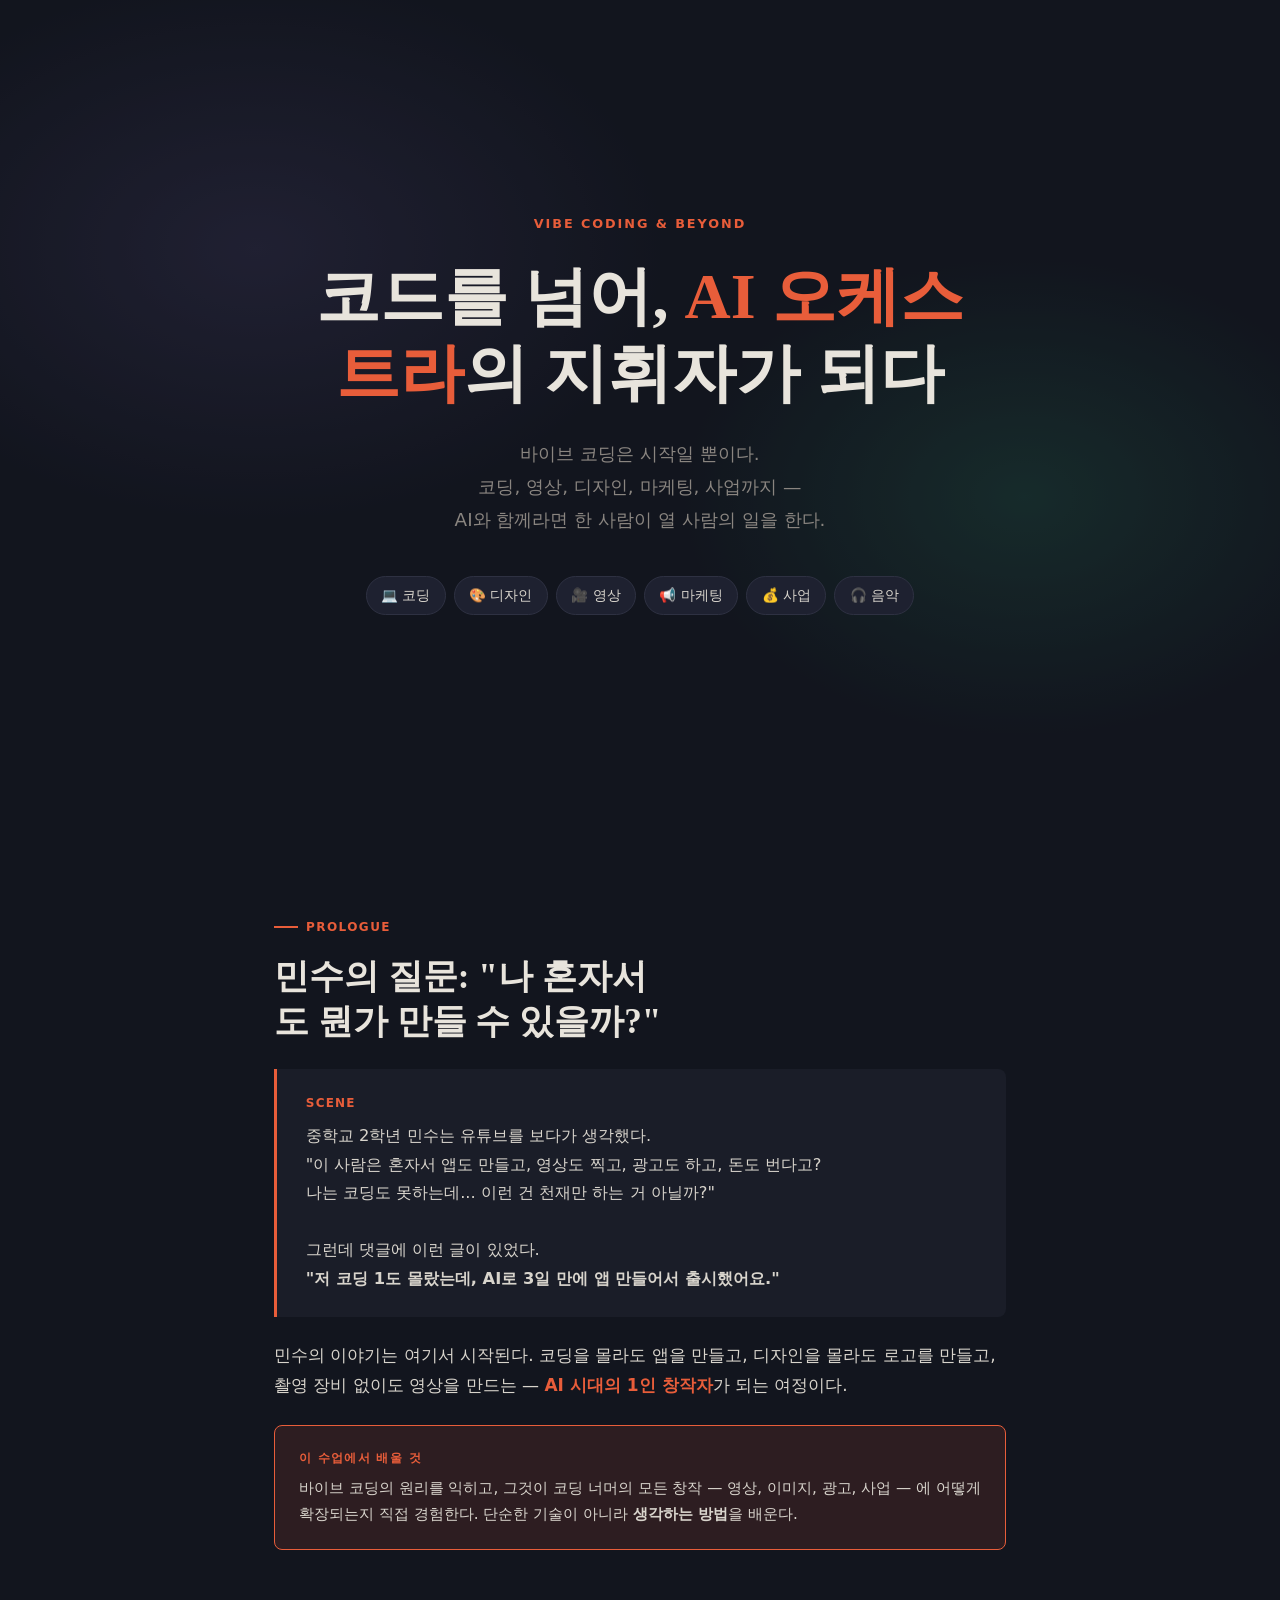
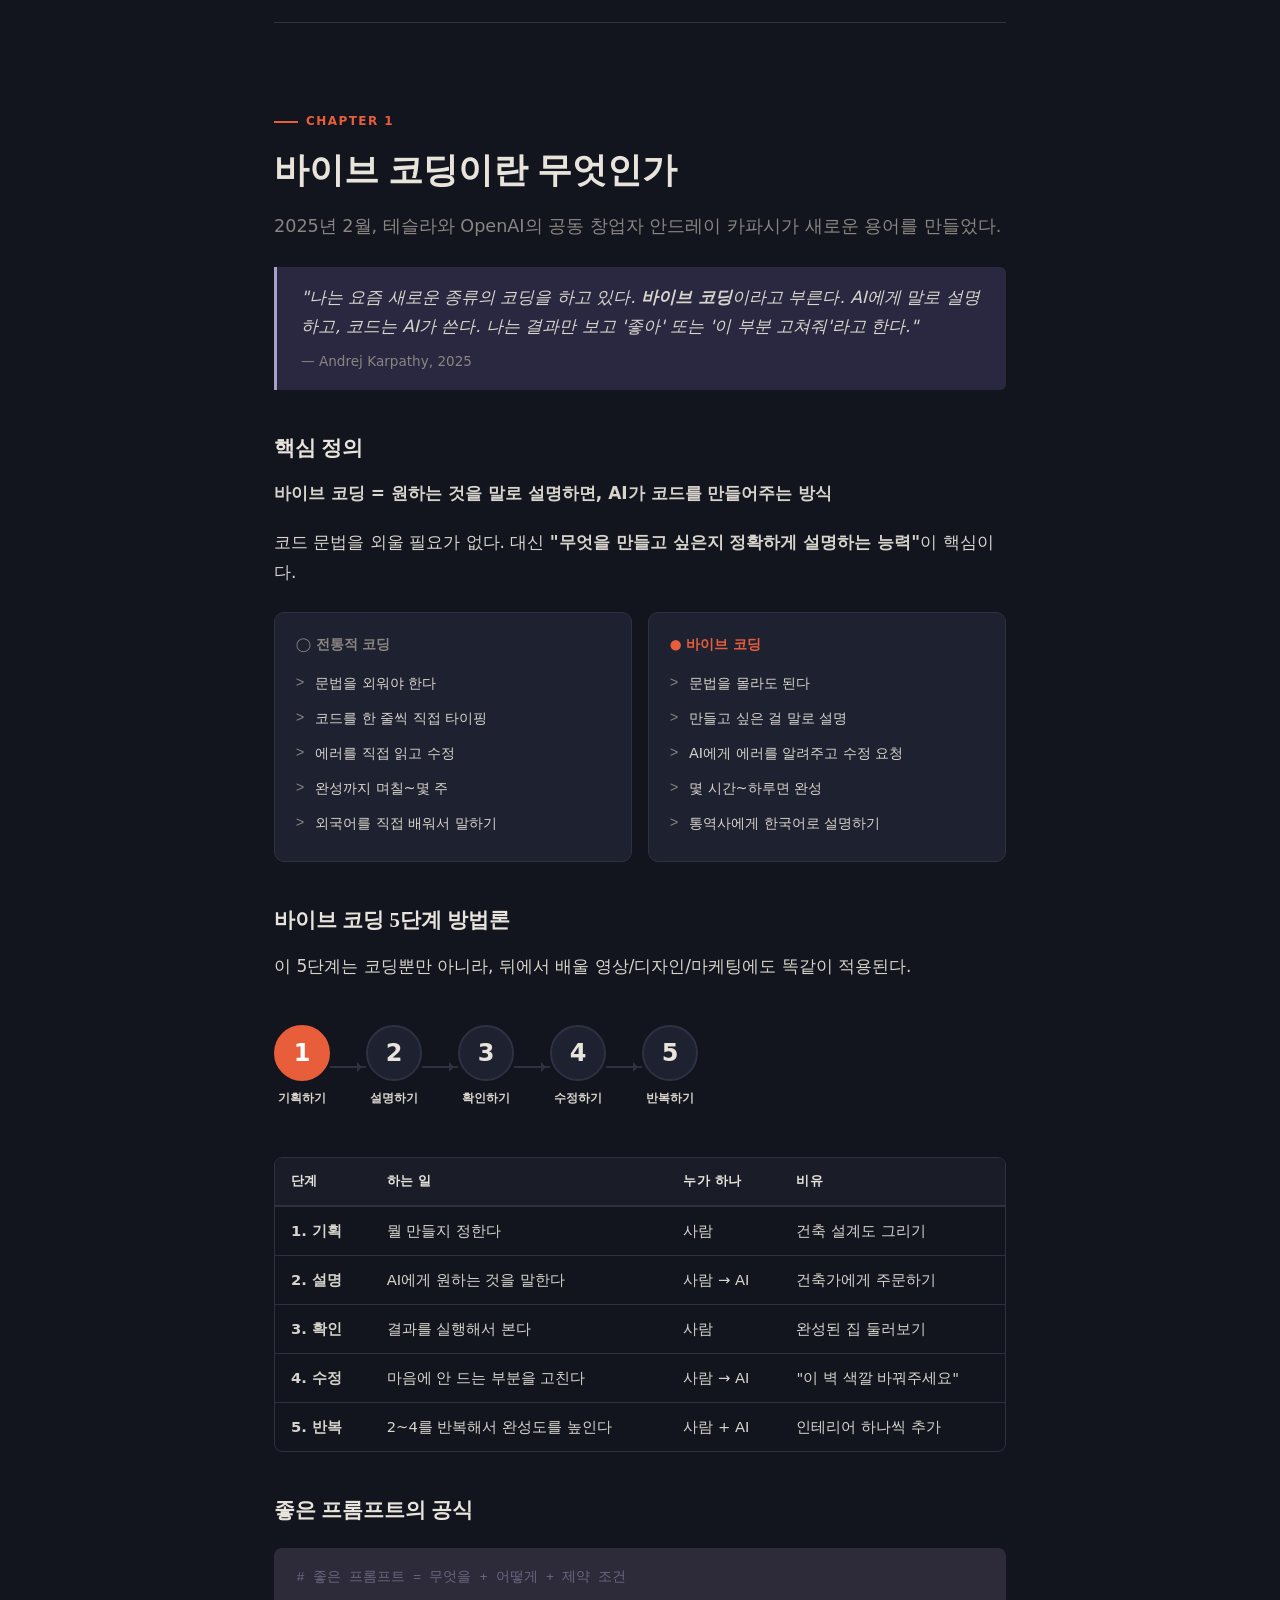
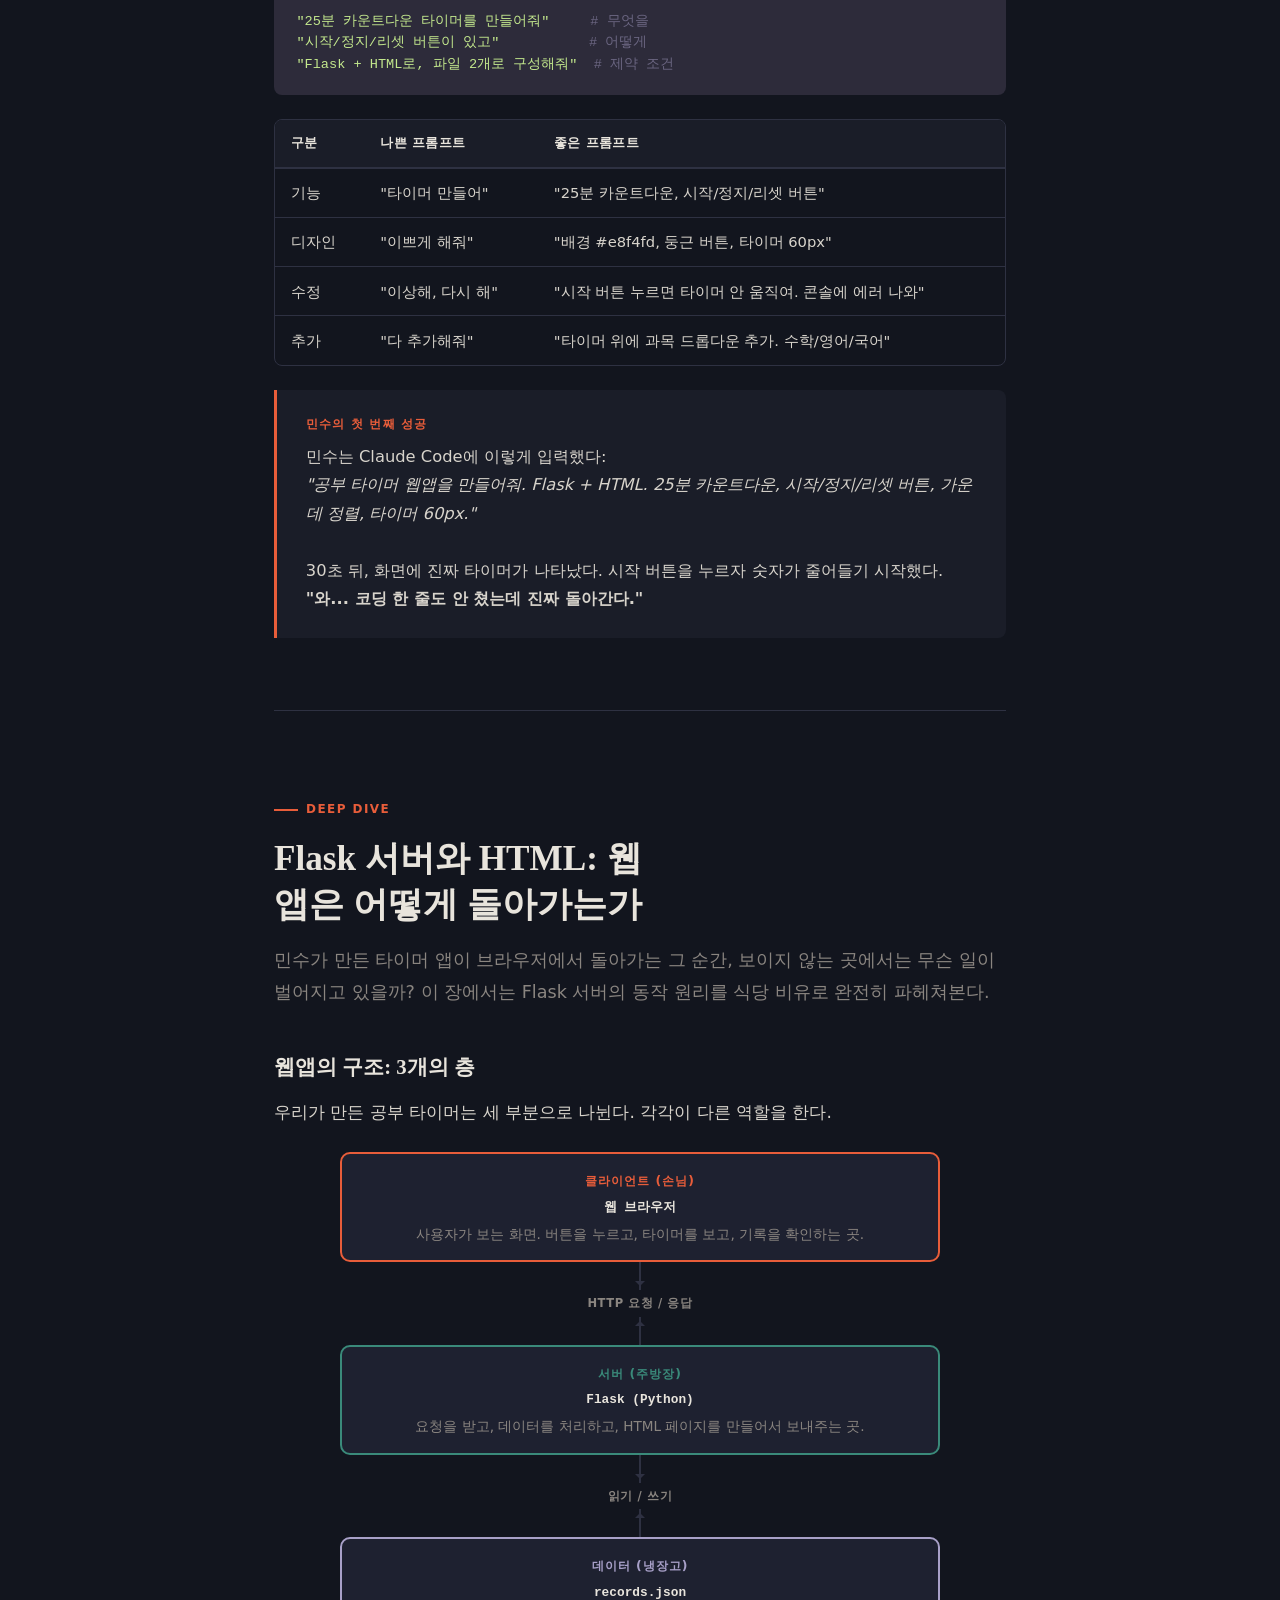
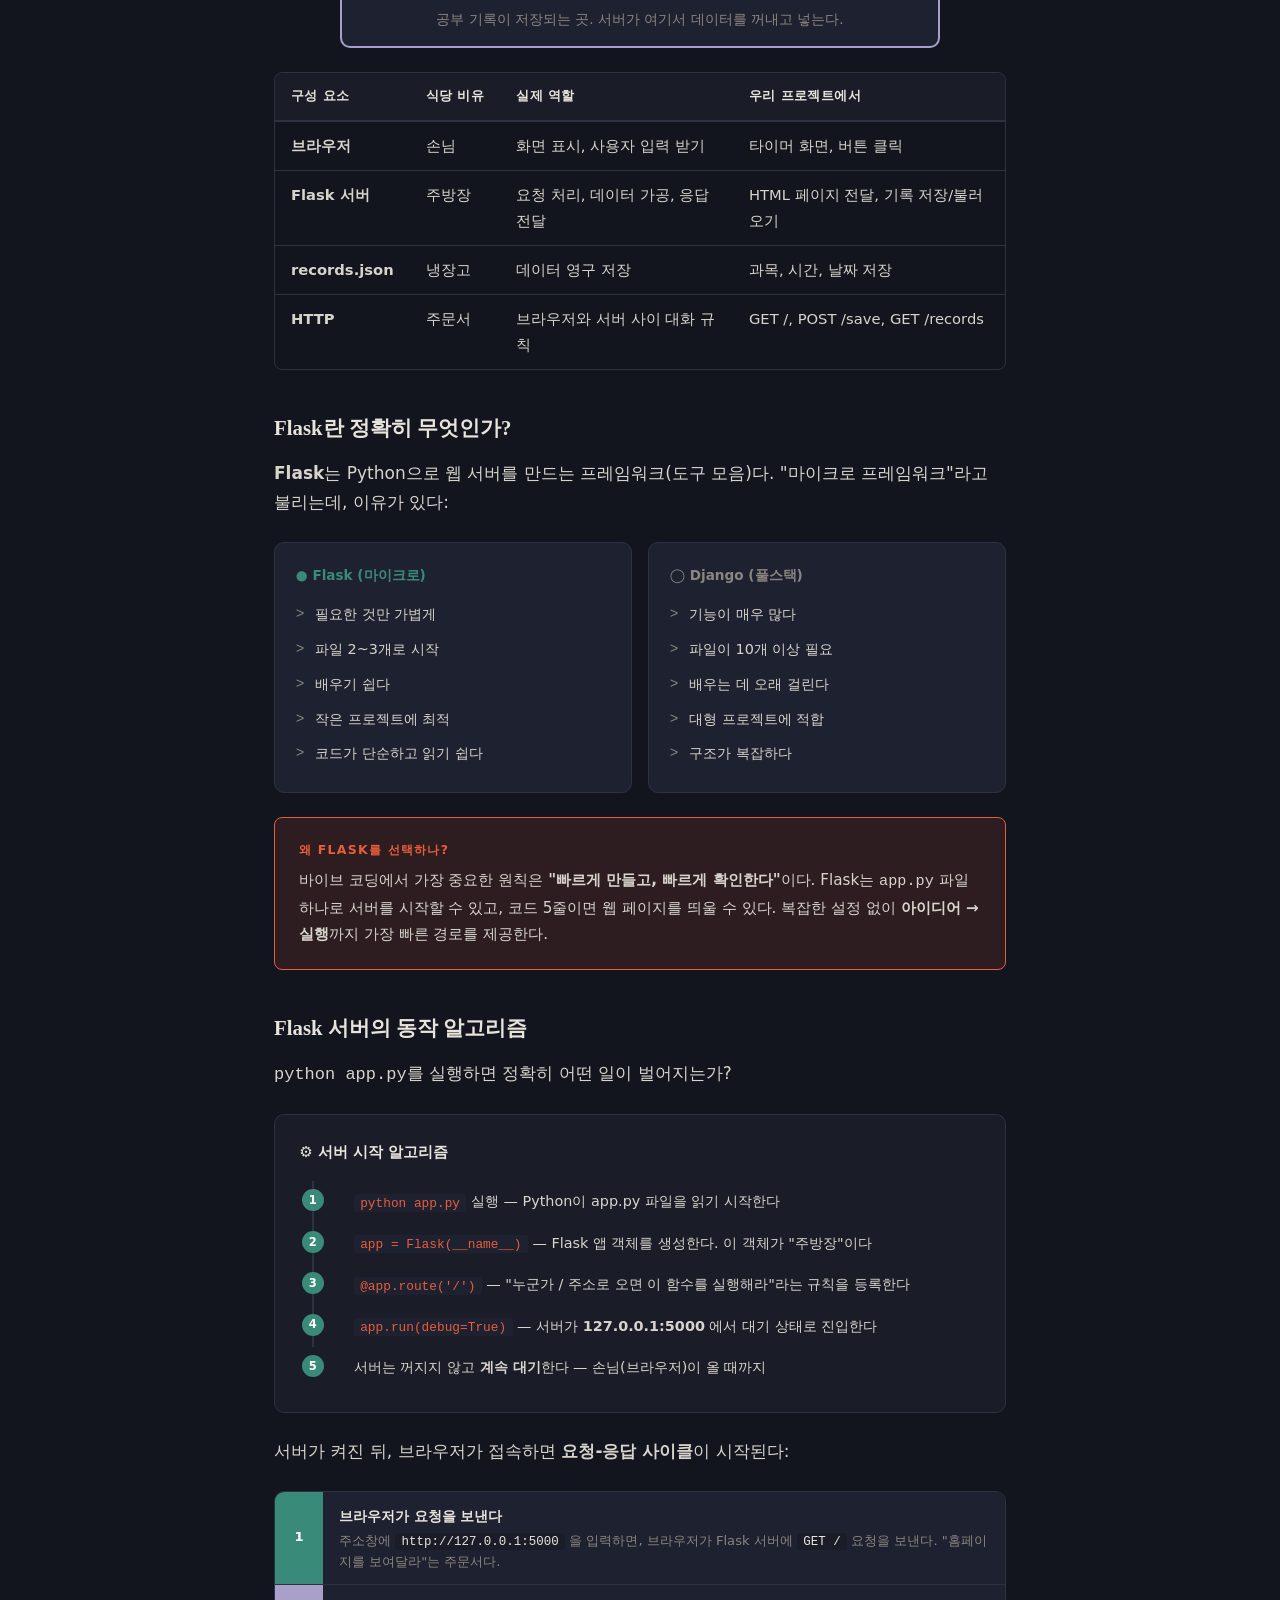
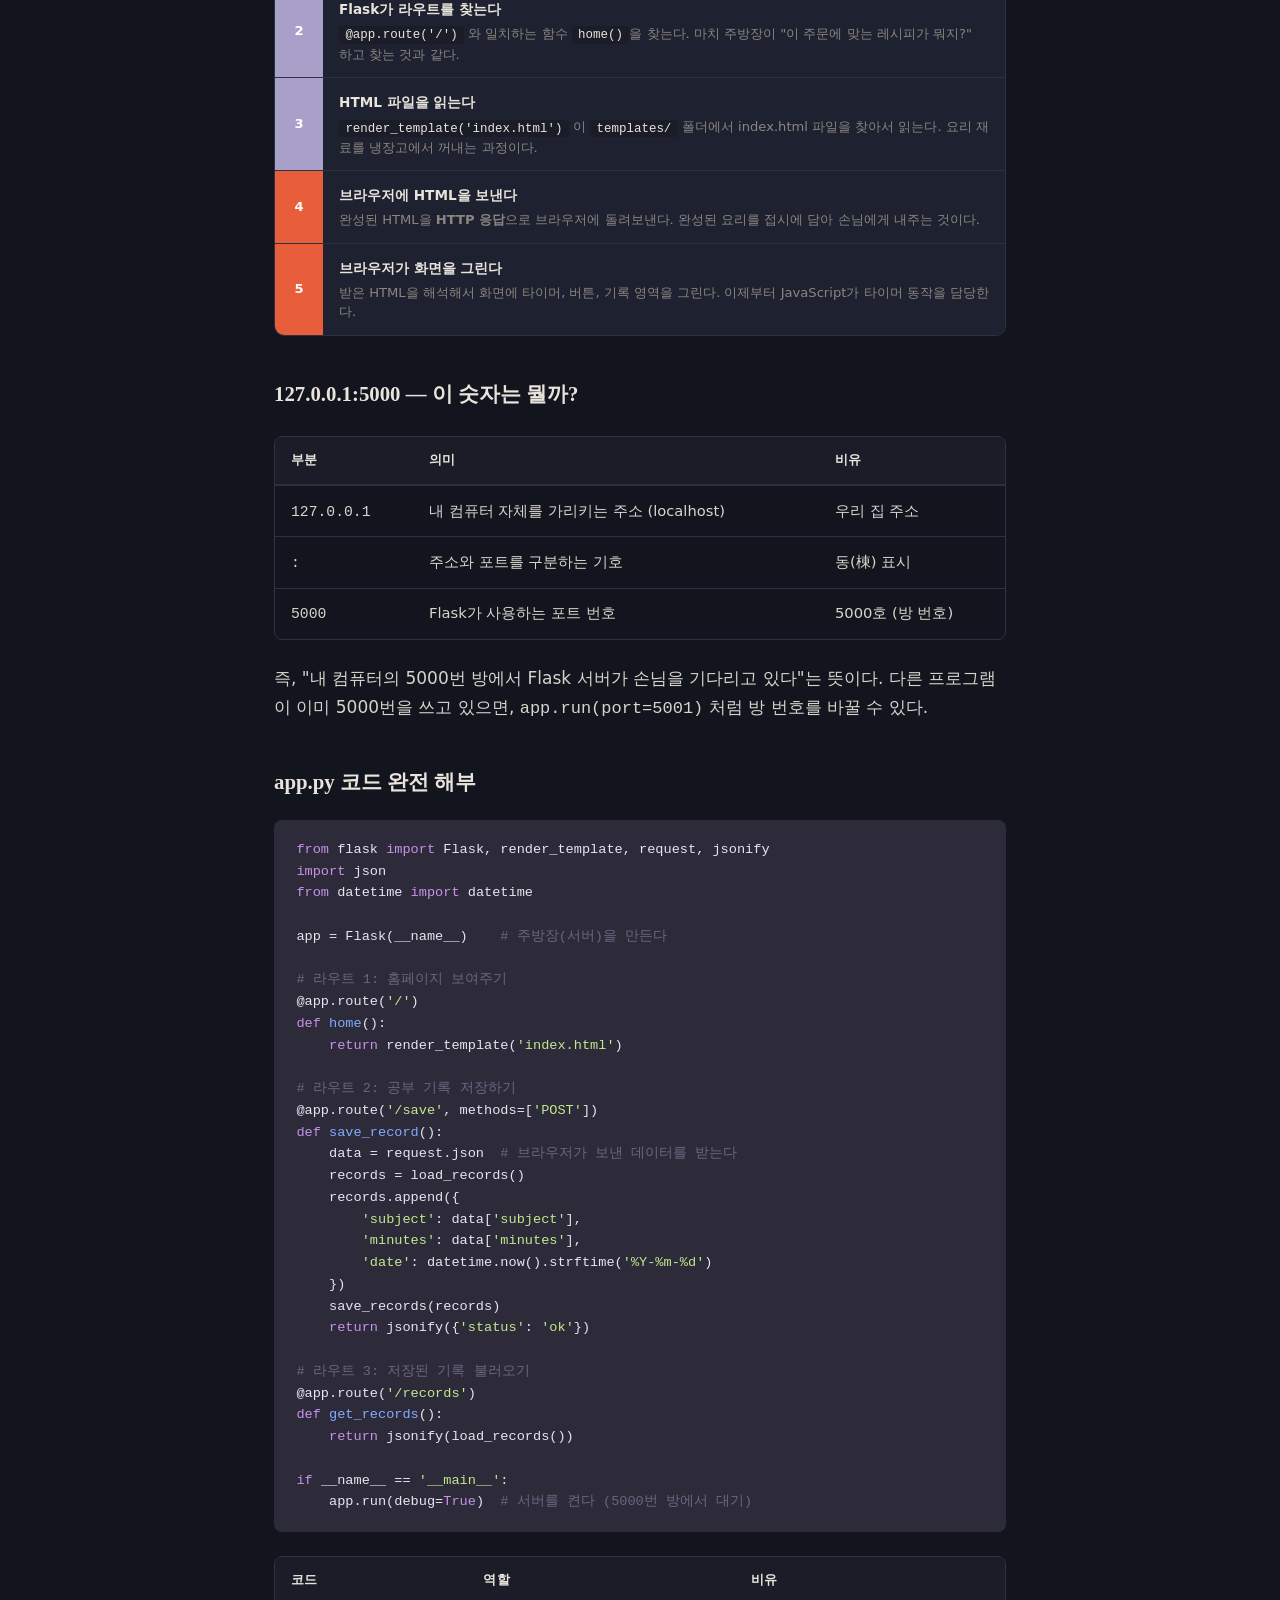
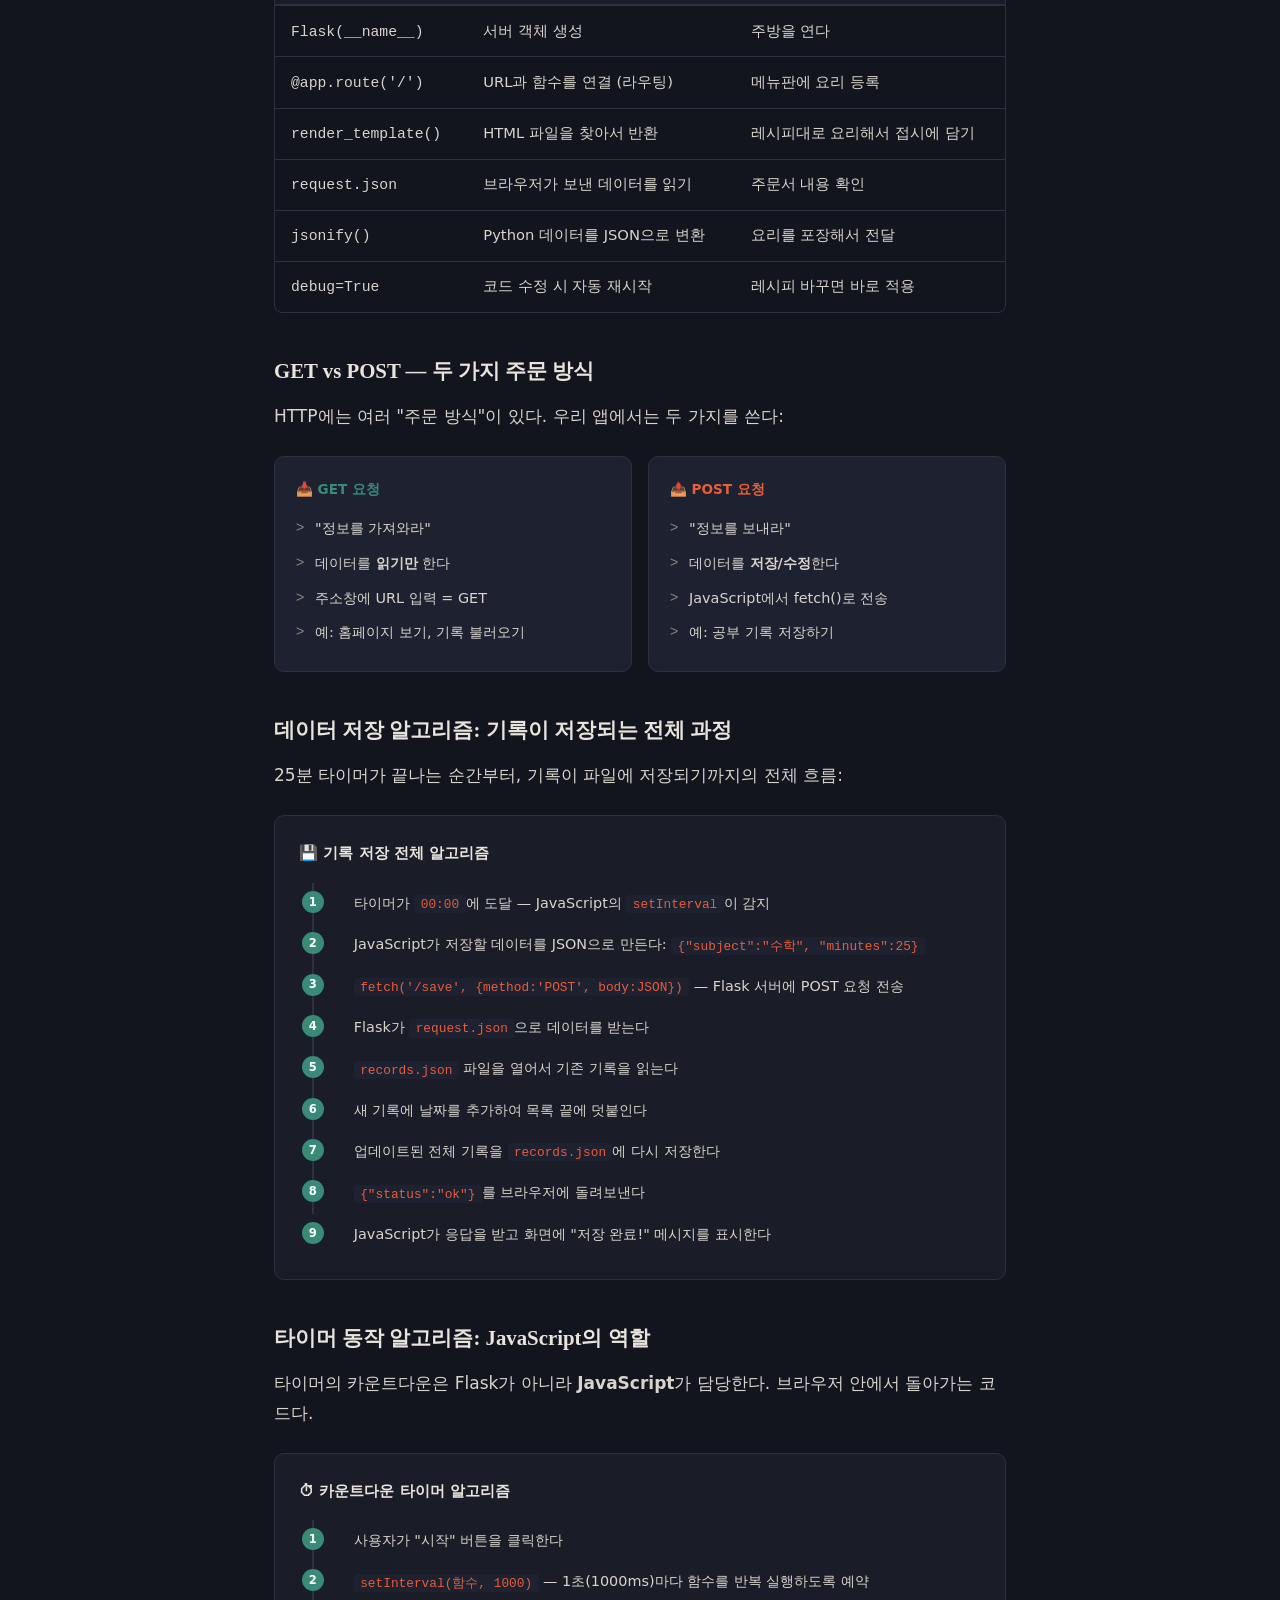
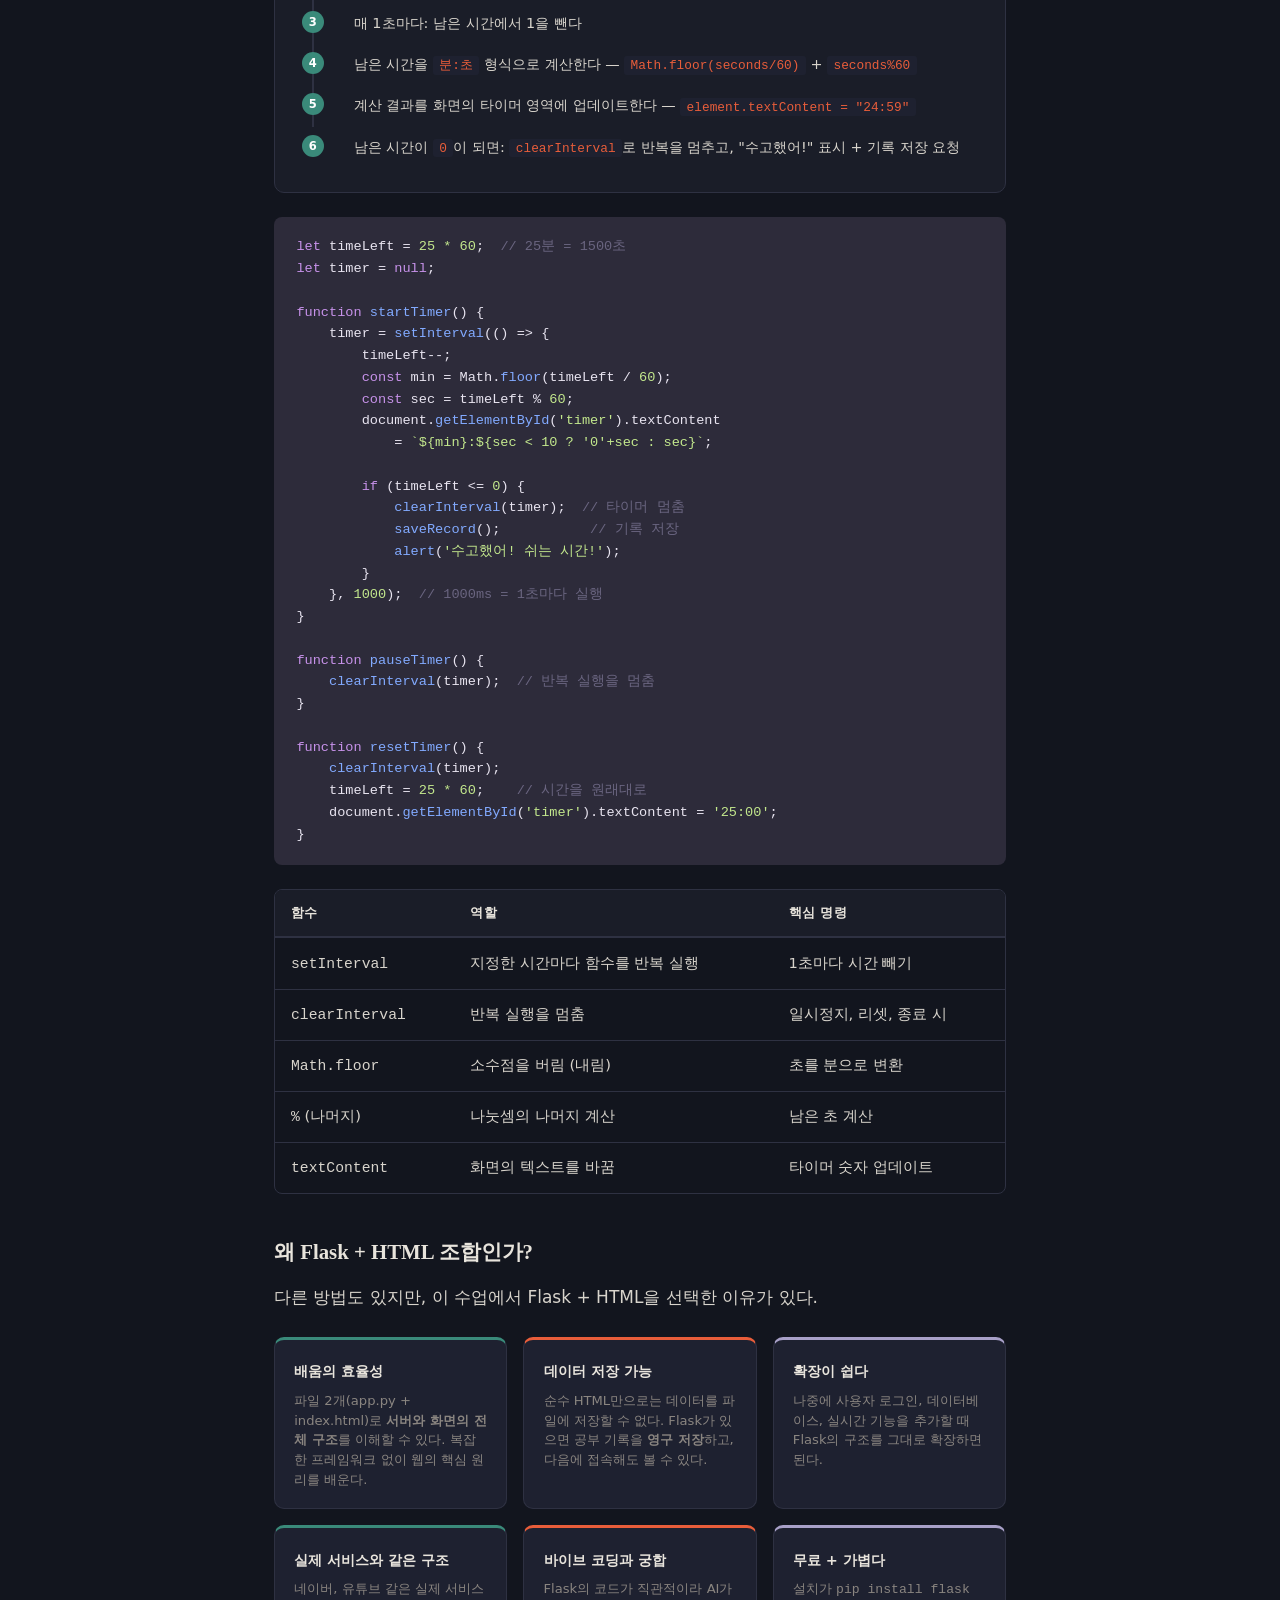
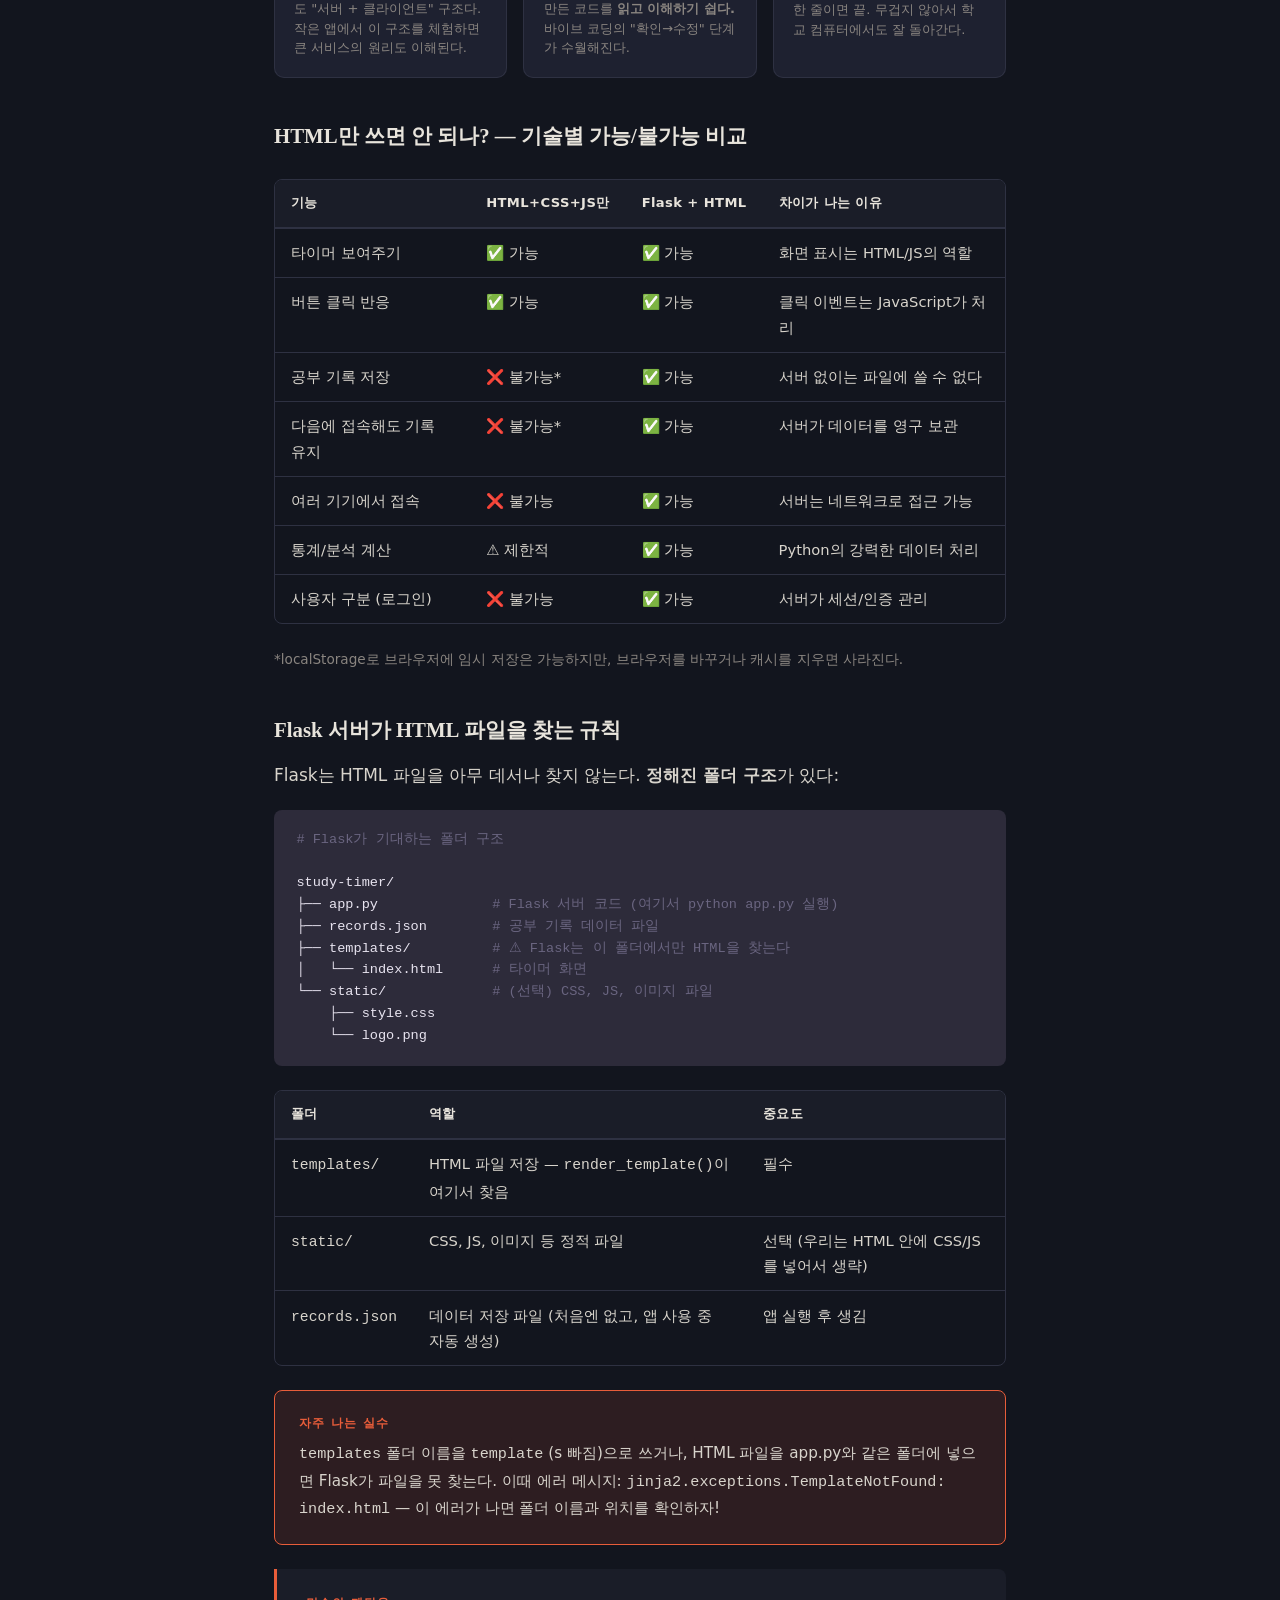
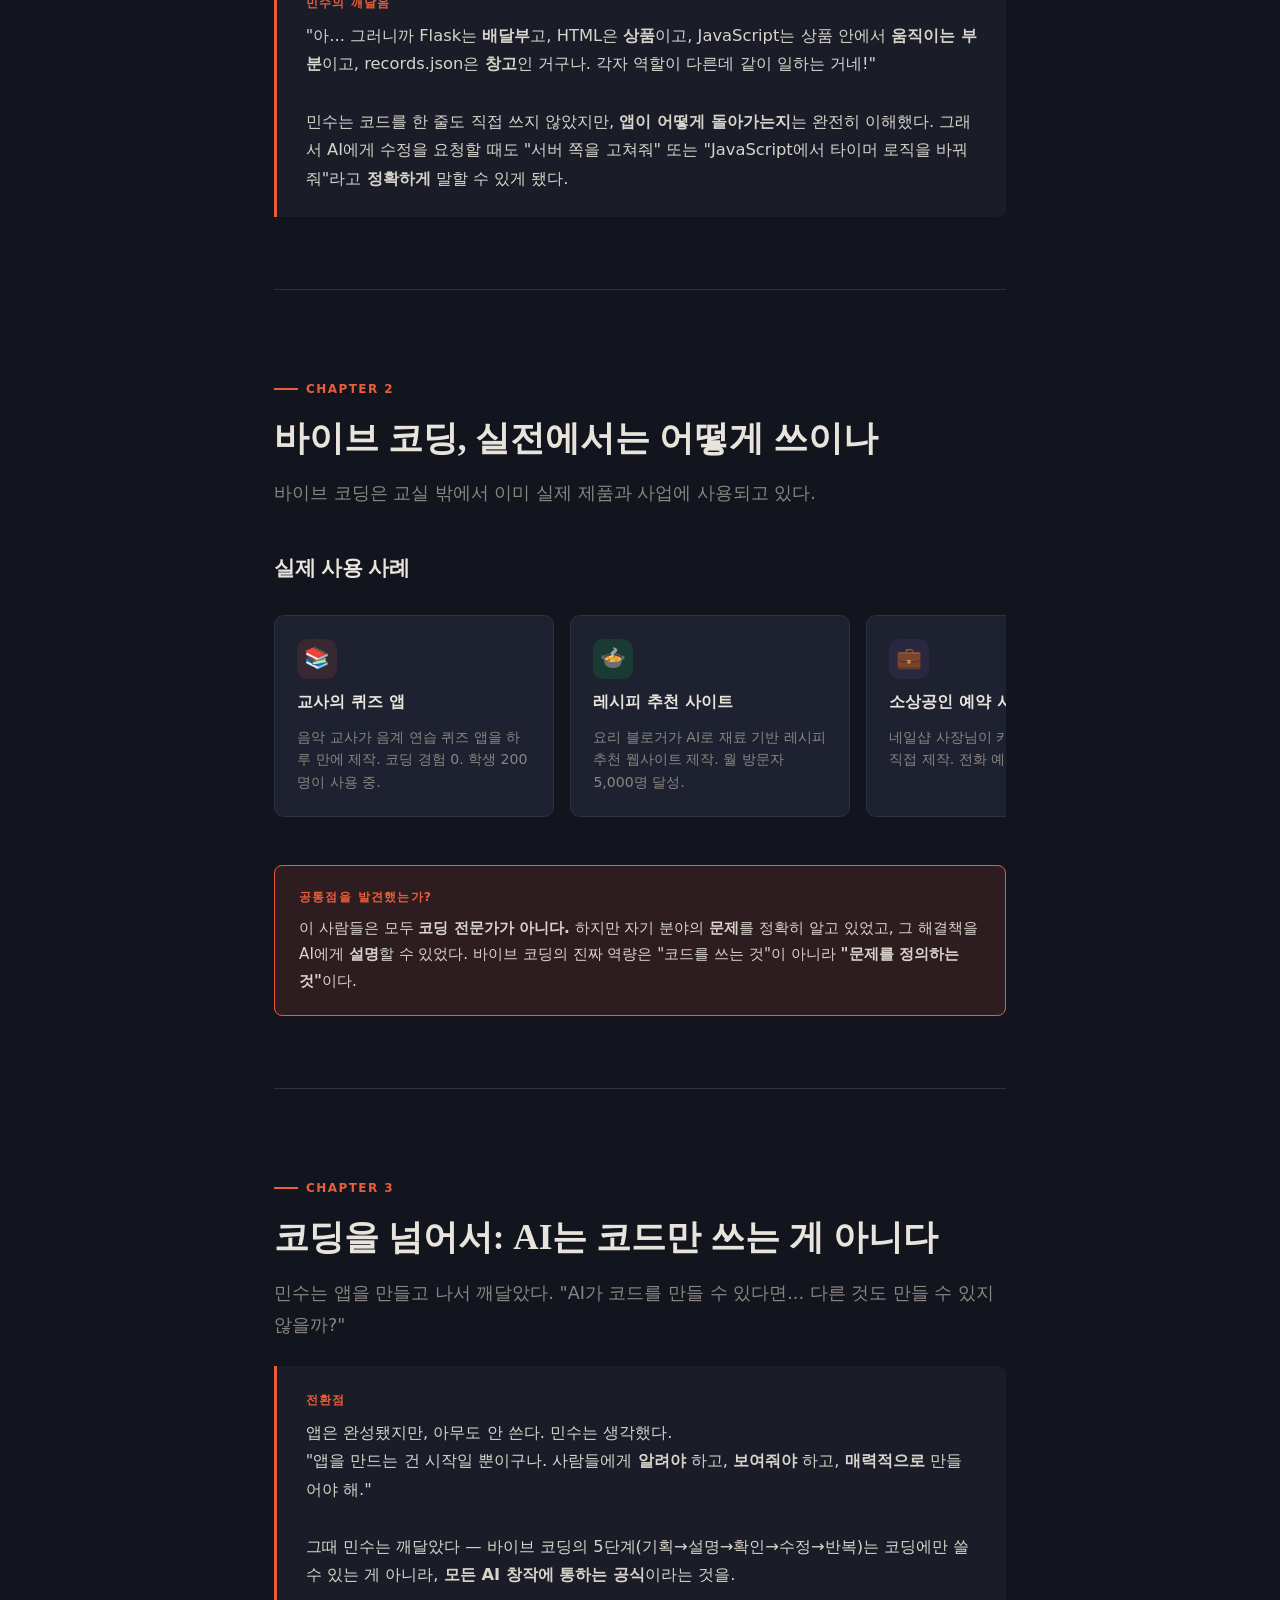
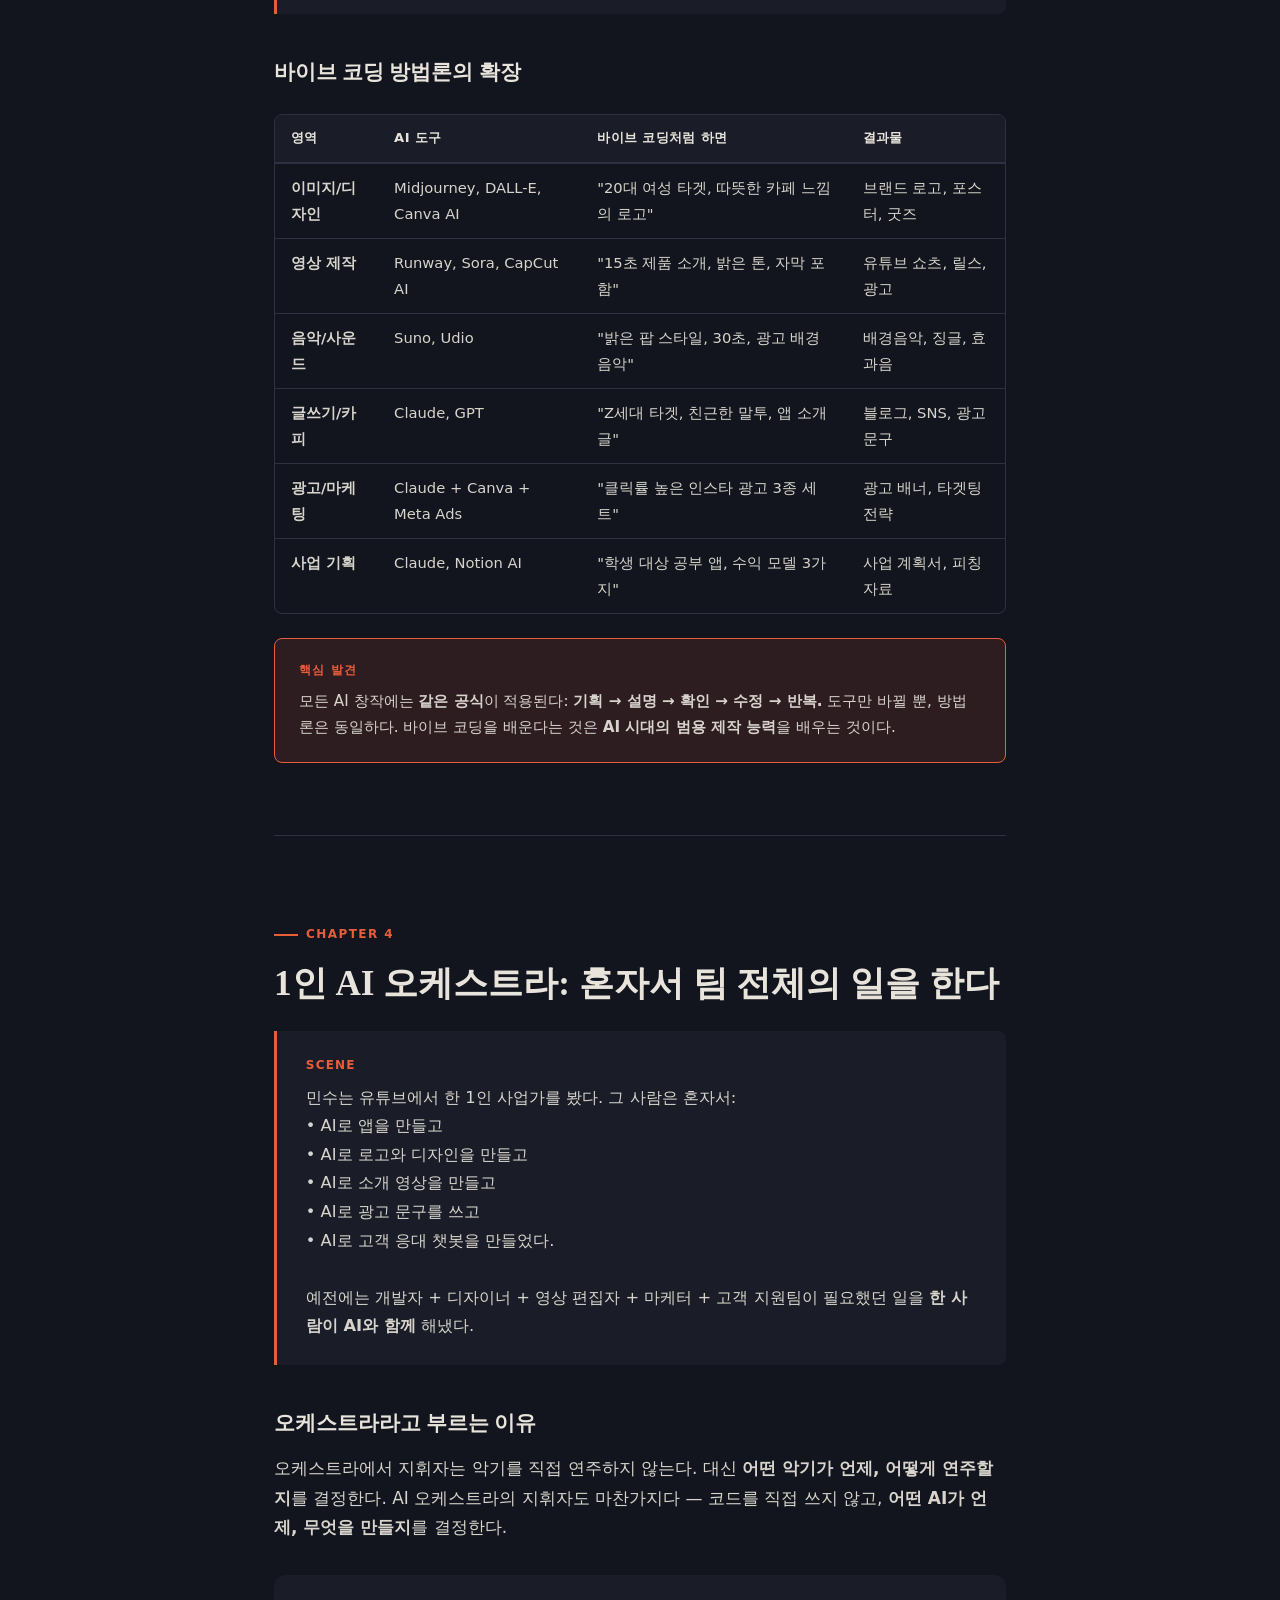
<file: 다가치-수업/바이브 코딩에서 AI 오케스트라까지 — 1인 창작자의 시대_files/saved_resource.html>
<!DOCTYPE html>
<!-- saved from url=(0253)https://cce79711-133e-4b85-837b-fdb7c39d34f6.frame.claudeusercontent.com/_f/1784803038-8900/?__frame_t=FXb4kx7vN90EDUKJZvRMY6n0.9816a790-3a32-4fe7-a838-ae63fe5d26dc.da016d4c-938f-4350-ba62-542d785e04fd.1784806831&__frame_v=manifest.24effd4d743fdb8a.json -->
<html data-theme="dark" style="color-scheme: dark;"><head><meta http-equiv="Content-Type" content="text/html; charset=UTF-8"><!-- frame-runtime --><!--<base href="/_f/1784803038-8900/">--><base href="."><script>window.__FRAME_PREAMBLE={"capabilities":{"downloads":"downloads.BABDwU1K.js","mcp":"mcp.hoz5jxDa.js","permissions":"permissions.ByA9Fd8x.js","self":"self.D3u1zjZe.js","user":"user.Cp1-RnjB.js"},"transforms":"_transforms.DYk1Ltlh.js","comments":"_comments.Dp6RDy7J.js","translate":"_translate.C5leZL2A.js"}</script><script>(function(){"use strict";const we="modulepreload",Oe=function(e){return"/"+e},Se={},ee=function(t,n,c){let i=Promise.resolve();function s(f){const a=new Event("vite:preloadError",{cancelable:!0});if(a.payload=f,window.dispatchEvent(a),!a.defaultPrevented)throw f}return i.then(f=>{for(const a of f||[])a.status==="rejected"&&s(a.reason);return t().catch(s)})},te=["light","dark","system"];function ne(e){if(e===null||typeof e!="object")return!1;const t=e.__frame_init;return t!==null&&typeof t=="object"}function Y(e){return e!==null&&typeof e=="object"&&e.__frame_size_poke===!0}function re(e){if(e===null||typeof e!="object")return!1;const t=e.__frame_theme;if(t===null||typeof t!="object")return!1;const n=t.theme;return typeof n=="string"&&te.includes(n)}function se(e){try{typeof reportError=="function"?reportError(e):setTimeout(()=>{throw e},0)}catch{}}const oe=Object.freeze(Object.assign(Object.create(null),{user:Object.freeze(Object.assign(Object.create(null),{id:null,isOwner:!1,canEdit:!1,name:null,avatarUrl:null,email:null}))})),ie={};function K(e){if(window===top||e.type==="auxclick"&&e.button!==1)return;const t=e.composedPath?e.composedPath():[e.target];let n=null;for(let f=0;f<t.length;f++){const a=t[f];if(a&&a.matches&&a.matches("a[href],area[href]")){n=a;break}}if(!n&&e.target&&e.target.closest&&(n=e.target.closest("a[href],area[href]")),!n)return;const c=n.getAttribute("href");if(!c)return;let i,s;try{i=new URL(c,document.baseURI),s=new URL(document.baseURI).origin}catch{return}(i.protocol==="http:"||i.protocol==="https:")&&i.origin!==s&&(e.preventDefault(),parent.postMessage({__frame_nav:!0,url:i.href},"*"))}const x={};function I(e){if(window===top)return;const t=Date.now();t-(x[e]||0)<500||(x[e]=t,parent.postMessage({__frame_engaged:!0,kind:e},"*"))}const ae=2e3,J=["wheel","touchstart","touchmove","keydown","pointerdown"];let G=0;function ce(e){e.isTrusted&&(G=Date.now())}function le(){addEventListener("click",K,!0),addEventListener("auxclick",K,!0)}function ue(){for(let e=0;e<J.length;e++)addEventListener(J[e],ce,{capture:!0,passive:!0});addEventListener("scroll",e=>{e.isTrusted&&Date.now()-G<ae&&I("scroll")},{capture:!0,passive:!0}),addEventListener("pointermove",e=>{e.isTrusted&&I("pointer")},{capture:!0,passive:!0}),addEventListener("click",e=>{e.isTrusted&&I("click")},{capture:!0,passive:!0})}const U="__frame_scroll",fe=150,de=310,pe=160,me=3e4;function he(){let e=0,t=!1,n=!1,c=!1,i=0;const s=p=>{try{sessionStorage.setItem(U,JSON.stringify({y:p}))}catch{}},f=()=>{if(t){t=!1;return}n=!0,clearTimeout(e),e=setTimeout(()=>s(scrollY),fe)};try{addEventListener("scroll",f,{passive:!0}),addEventListener("pagehide",()=>{clearTimeout(e),s(scrollY)})}catch{}const a=()=>{let p;try{p=sessionStorage.getItem(U)}catch{return null}if(p===null)return null;let b;try{b=JSON.parse(p)}catch{b=null}const l=b?.y;if(!(typeof l=="number"&&Number.isFinite(l)&&l>=0)){try{sessionStorage.removeItem(U)}catch{}return null}return l};let _=!1;const h=p=>{try{const b=scrollY;scrollTo({top:p,left:0,behavior:"instant"}),i=p,c=!0,s(p);const l=scrollY;l!==b&&(t=!0),l!==p&&!_&&(_=!0,addEventListener("load",()=>{try{if(scrollY===l){const g=a();h(g!==null?g:i)}}catch{}},{once:!0}))}catch{}},o=()=>{try{return!!location.hash}catch{return!0}};let u=!1;const d=()=>{try{if(u||innerWidth>de||innerHeight>pe)return;u=!0;const p=Date.now(),b=()=>{try{removeEventListener("resize",b)}catch{}if(Date.now()-p>me||n||o())return;const l=a();h(l!==null?l:i)};addEventListener("resize",b)}catch{}};let m=!1,y=!1;return{restore(){if(m||(m=!0,o()))return;const p=a();p!==null&&(h(p),d())},promoted(){if(y||(y=!0,o()))return;const p=a();p!==null?(h(p),d()):c&&h(i)}}}function ge(e,t,n){const c=[...t.values()].filter(i=>i.targets.some(s=>s.startsWith(e+".")));return{wrap(i,s){const f=`${e}.${i}`,a=c.filter(_=>_.targets.includes(f));return a.length===0?(..._)=>{try{return s(..._)}catch(h){return Promise.reject(h)}}:(..._)=>{let h=_;for(const u of a){const d=u.module.parameters;if(d)try{h=d(h)}catch{return Promise.reject({code:"transform_error",id:u.id,scope:e,message:"parameters transform failed"})}}let o;try{o=s(...h)}catch(u){o=Promise.reject(u)}return o.then(u=>{for(let d=a.length-1;d>=0;d--){const m=a[d],y=m.module.returns;if(y)try{u=y(u)}catch{return n({id:m.id,scope:e,leg:"returns"}),u}}return u},u=>{for(let d=a.length-1;d>=0;d--){const m=a[d],y=m.module.throws;if(y)try{u=y(u)}catch{return n({id:m.id,scope:e,leg:"throws"}),Promise.reject(u)}}return Promise.reject(u)})}}}}function _e(e,t,n,c=()=>{}){const i=new Set(e.changes??[]),s=new Map;for(const f of i){const a=t[f];a&&s.set(f,a)}return{contract:e.contract,changes:i,flags:new Set(e.flags??[]),capabilities:e.capabilities??{},capBudgets:e.capBudgets??{},transforms:s,shellOrigin:n.shellOrigin,mount:n.mount,pipe:f=>ge(f,s,c)}}(function(){const e=Object.defineProperty,t=globalThis,n=["RTCPeerConnection","webkitRTCPeerConnection","RTCDataChannel","RTCIceCandidate","RTCSessionDescription","RTCRtpSender","RTCRtpReceiver"];let c=0;for(let i=0;i<n.length;i++){const s=n[i];try{e(t,s,{value:void 0,writable:!1,configurable:!1})}catch{try{delete t[s]}catch{}try{e(t,s,{value:void 0,writable:!1,configurable:!0})}catch{}}typeof t[s]=="function"&&c++}if(c&&window!==top)try{parent.postMessage({__frame_rtc_lockdown_failed:c},"*")}catch{}})();const ye=1e4,be=Object.freeze([...window.__FRAME_PREAMBLE?.origins??["https://claude.ai","https://preview.claude.ai"]]);function V(e){for(const t of be)if(t.endsWith(":*"))try{const n=new URL(e);if(`${n.protocol}//${n.hostname}:*`===t)return!0}catch{}else if(e===t)return!0;return!1}const T=Object.freeze({...window.__FRAME_PREAMBLE?.capabilities}),z=window.__FRAME_PREAMBLE?.transforms,q=window.__FRAME_PREAMBLE?.comments,$=window.__FRAME_PREAMBLE?.translate,C=/^[\w.-]+\.js$/,ve=/^[a-z][a-z0-9_-]{0,63}$/;let X=null,P=null;function B(e,t,n){try{Object.defineProperty(e,t,{value:n,writable:!1,configurable:!1,enumerable:!0})}catch{try{Object.defineProperty(e,t,{value:n,writable:!1,configurable:!0,enumerable:!0})}catch{}}}let F=!1;function Q(e){const t=document.documentElement;e==="light"||e==="dark"?(t.dataset.theme=e,t.style.colorScheme=e,F=!0):F&&(delete t.dataset.theme,t.style.colorScheme="",F=!1)}const M=Object.assign(Object.create(null),{mcp:Object.assign(Object.create(null),{watchTool:{handlerArg:3}})}),R=new Map;function Z(e,t){const n=R.get(e);if(!n)return;const c=Object.assign(Object.create(null),t);Object.assign(n.impl,c),n.impl.__settled=()=>Promise.reject({code:"capability_removed",message:`${e}: method not in this runtime`});const i=n.queue;n.queue=[];for(const s of i){const f=c[s.method];if(f)if(M[e]?.[s.method])try{s.resolve(f(...s.args))}catch{k(s,M[e][s.method].handlerArg,{code:"transform_error",message:`${e}.${s.method} rejected its arguments`})}else f(...s.args).then(s.resolve,s.reject);else{const a={code:"capability_removed",message:`${e}.${s.method} is not in this runtime`},_=M[e]?.[s.method];if(_){k(s,_.handlerArg,a);continue}s.reject(a)}}}function Ee(e,t){const n=R.get(e);if(!n)return;n.impl.__settled=()=>Promise.reject(t);const c=n.queue;n.queue=[];for(const i of c){const s=M[e]?.[i.method];if(s){k(i,s.handlerArg,t);continue}i.reject(t)}}function N(e,t){const n=oe[e];if(!n){Ee(e,t);return}Z(e,Object.fromEntries(Object.entries(n).map(([c,i])=>[c,()=>Promise.resolve(i)])))}function k(e,t,n){if(e.syncState?.dead)return;const c=e.args[t];typeof c=="function"&&queueMicrotask(()=>{if(!e.syncState?.dead)try{c({type:"error",error:n})}catch(i){se(i)}})}const H=Object.getOwnPropertyDescriptor(window,"claude");if(window!==top&&!(H&&H.writable===!1)){le(),ue();let e=null;try{e=he()}catch{}const t=H?.value??{};B(window,"claude",t);const n=o=>{const u={impl:Object.create(null),queue:[]};R.set(o,u);const d=u.impl,m=ie[o],y=m===void 0?d:()=>{},p=new Proxy(y,{apply:(b,l,g)=>{const v=m,O=d[v]??d.__settled;return O?O(...g):new Promise((E,w)=>{u.queue.push({method:v,args:g,resolve:E,reject:w})})},get:(b,l)=>{if(typeof l!="string"||l==="then"||l==="toJSON"||l==="valueOf")return;if(l==="toString")return Object.prototype.toString;if(m!==void 0&&(l==="call"||l==="apply"||l==="bind"))return Function.prototype[l];const g=M[o]?.[l];return g?(...v)=>{if(typeof v[g.handlerArg]!="function")throw new TypeError(`${o}.${l} requires a handler function`);const O=d[l];if(O)return O(...v);if(d.__settled){const S={dead:!1},A={args:[...v],syncState:S};return d.__settled().catch(D=>k(A,g.handlerArg,D)),()=>{S.dead=!0}}let E=null;const w={dead:!1};return u.queue.push({method:l,args:v,resolve:S=>{E=typeof S=="function"?S:null,w.dead&&E?.()},reject:()=>{},syncState:w}),()=>{w.dead=!0,E?.()}}:(...v)=>{const O=d[l]??d.__settled;return O?O(...v):new Promise((E,w)=>{u.queue.push({method:l,args:v,resolve:E,reject:w})})}},set:()=>!1});B(t,o,p)};for(const o of Object.keys(T)){if(t[o]!==void 0){B(t,o,t[o]);continue}n(o)}let c=null,i=null,s=0;const f=o=>{o.source!==parent||!V(o.origin)||ne(o.data)&&(c=o.data.__frame_init,P=o.origin,removeEventListener("message",f),clearTimeout(s),i?.())};addEventListener("message",f),parent.postMessage({__frame_connect:!0},"*");const a=new Promise(o=>{i=o,s=setTimeout(()=>{removeEventListener("message",f),o()},ye)}),_=document.readyState==="loading"?new Promise(o=>document.addEventListener("DOMContentLoaded",()=>o(),{once:!0})):Promise.resolve();_.then(()=>{try{e?.restore()}catch{}});const h=o=>{if(!(o.source!==parent||!V(o.origin))&&Y(o.data)){removeEventListener("message",h);try{e?.promoted()}catch{}}};addEventListener("message",h),a.then(async()=>{if(!c||!P){for(const r of R.keys())N(r,{code:"not_granted",message:"frame initialization did not arrive - capability unavailable"});return}Q(c.theme);const o=P;let u=!1,d=!1;addEventListener("message",r=>{if(r.source!==parent||r.origin!==o)return;re(r.data)&&Q(r.data.__frame_theme.theme);const j=r.data?.__fc_mode;j&&typeof j=="object"&&!u&&q&&C.test(q)&&(u=!0,m(q).then(W=>W.install?.(o,j.on===!0)).catch(()=>{}));const L=r.data?.__ft_cmd;L&&typeof L=="object"&&!d&&$&&C.test($)&&(d=!0,m($).then(W=>W.install?.(o,L)).catch(()=>{}))});const m=r=>ee(()=>import("/_runtime/"+r),void 0),y=Object.keys(c.capabilities??{});for(const r of y)Object.hasOwn(T,r)||ve.test(r)&&t[r]===void 0&&(n(r),N(r,{code:"capability_disabled",message:"capability not in this runtime generation"}));const p=y.filter(r=>Object.hasOwn(T,r)).map(r=>[r,T[r]]).filter(r=>typeof r[1]=="string"&&C.test(r[1])),[b,...l]=await Promise.allSettled([z&&C.test(z)?m(z):Promise.resolve({}),...p.map(([,r])=>m(r))]),g=P;X=_e(c,b.status==="fulfilled"&&b.value?.TRANSFORMS||{},{shellOrigin:g,mount:Z},r=>parent.postMessage({__frame_cap_telemetry:r},g));const v=r=>parent.postMessage({__frame_cap_telemetry:{kind:"cap-load-error",cap:r}},g),O=X;l.forEach((r,j)=>{const L=p[j][0];if(r.status!=="fulfilled"){v(L);return}try{r.value?.install?.(O)}catch{v(L)}});for(const[r,j]of R)if(!(j.queue.length===0&&Object.keys(j.impl).length>0)){if(y.includes(r)){N(r,{code:"capability_disabled",message:"capability not available in this session"});continue}N(r,{code:"not_granted",message:"capability not available in this session"})}await _,parent.postMessage({__frame_ready:!0},P);let E=-1,w=0;const S=()=>{w=0;const r=Math.max(document.documentElement.scrollHeight,document.body?document.body.scrollHeight:0);r!==E&&(E=r,parent.postMessage({__frame_size:!0,h:r},g))},A=()=>{w||(w=setTimeout(S,200))},D=new ResizeObserver(A);D.observe(document.documentElement),document.body&&D.observe(document.body),document.addEventListener("load",A,!0),document.fonts?.ready.then(A,()=>{}),addEventListener("beforeprint",()=>{E=-1,S()}),A(),addEventListener("message",r=>{if(!(r.source!==parent||r.origin!==g)&&Y(r.data)){try{e?.promoted()}catch{}E=-1,A()}})})}})();</script><!-- /frame-runtime --><meta name="viewport" content="width=device-width,initial-scale=1"><style>:root{color-scheme:light}body{margin:0;padding:0;font:14px -apple-system,BlinkMacSystemFont,sans-serif;background:#faf9f5;color:#141413}img{max-width:100%}</style></head><body>
<title>바이브 코딩에서 AI 오케스트라까지 — 1인 창작자의 시대</title>
<style>
  :root {
    --ink: #1a1f3a;
    --ground: #f5f0e6;
    --ground-alt: #ede8dc;
    --accent: #e85d3a;
    --accent-glow: #ff7a55;
    --teal: #3a8a7a;
    --teal-soft: #d0e8e3;
    --lavender: #a8a0c8;
    --lavender-soft: #e8e4f0;
    --text: #2a2520;
    --text-muted: #7a756e;
    --text-inv: #f0ece4;
    --card-bg: #ffffff;
    --card-border: #e0dbd2;
    --code-bg: #2d2b3a;
    --code-text: #e8e4f0;
    --chapter-line: #d5cfc5;
    --highlight: rgba(232,93,58,0.08);
  }
  @media (prefers-color-scheme: dark) {
    :root {
      --ink: #e8e4dc;
      --ground: #12151e;
      --ground-alt: #1a1d28;
      --text: #d8d4cc;
      --text-muted: #8a8580;
      --text-inv: #1a1f3a;
      --card-bg: #1e2130;
      --card-border: #2e3142;
      --chapter-line: #2e3142;
      --highlight: rgba(232,93,58,0.12);
      --teal-soft: #1a3a34;
      --lavender-soft: #2a2840;
    }
  }
  :root[data-theme="dark"] {
    --ink: #e8e4dc;
    --ground: #12151e;
    --ground-alt: #1a1d28;
    --text: #d8d4cc;
    --text-muted: #8a8580;
    --text-inv: #1a1f3a;
    --card-bg: #1e2130;
    --card-border: #2e3142;
    --chapter-line: #2e3142;
    --highlight: rgba(232,93,58,0.12);
    --teal-soft: #1a3a34;
    --lavender-soft: #2a2840;
  }
  :root[data-theme="light"] {
    --ink: #1a1f3a;
    --ground: #f5f0e6;
    --ground-alt: #ede8dc;
    --text: #2a2520;
    --text-muted: #7a756e;
    --text-inv: #f0ece4;
    --card-bg: #ffffff;
    --card-border: #e0dbd2;
    --chapter-line: #d5cfc5;
    --highlight: rgba(232,93,58,0.08);
    --teal-soft: #d0e8e3;
    --lavender-soft: #e8e4f0;
  }

  * { margin: 0; padding: 0; box-sizing: border-box; }

  body {
    background: var(--ground);
    color: var(--text);
    font-family: -apple-system, "Pretendard", "Noto Sans KR", system-ui, sans-serif;
    font-size: 17px;
    line-height: 1.75;
    -webkit-font-smoothing: antialiased;
  }

  .hero {
    min-height: 92vh;
    display: flex;
    flex-direction: column;
    justify-content: center;
    align-items: center;
    text-align: center;
    padding: 3rem 1.5rem;
    position: relative;
    overflow: hidden;
  }
  .hero::before {
    content: '';
    position: absolute;
    inset: 0;
    background:
      radial-gradient(ellipse 600px 400px at 20% 30%, var(--lavender-soft) 0%, transparent 70%),
      radial-gradient(ellipse 500px 350px at 80% 60%, var(--teal-soft) 0%, transparent 70%);
    opacity: 0.6;
    pointer-events: none;
  }
  .hero-eyebrow {
    font-size: 0.8rem;
    letter-spacing: 0.15em;
    text-transform: uppercase;
    color: var(--accent);
    font-weight: 600;
    margin-bottom: 1.5rem;
    position: relative;
  }
  .hero h1 {
    font-family: Georgia, "Noto Serif KR", serif;
    font-size: clamp(2.2rem, 5.5vw, 4rem);
    font-weight: 700;
    line-height: 1.2;
    color: var(--ink);
    text-wrap: balance;
    max-width: 16em;
    position: relative;
  }
  .hero h1 em {
    font-style: normal;
    color: var(--accent);
  }
  .hero-sub {
    font-size: 1.15rem;
    color: var(--text-muted);
    max-width: 32em;
    margin-top: 1.5rem;
    position: relative;
    line-height: 1.8;
  }
  .hero-orchestra {
    display: flex;
    gap: 0.5rem;
    margin-top: 2.5rem;
    position: relative;
    flex-wrap: wrap;
    justify-content: center;
  }
  .hero-orchestra span {
    display: inline-flex;
    align-items: center;
    gap: 0.35rem;
    padding: 0.4rem 0.9rem;
    border-radius: 100px;
    font-size: 0.85rem;
    font-weight: 500;
    background: var(--card-bg);
    border: 1px solid var(--card-border);
    color: var(--text);
    white-space: nowrap;
  }

  .container {
    max-width: 780px;
    margin: 0 auto;
    padding: 0 1.5rem;
  }

  /* Chapter sections */
  .chapter {
    padding: 5rem 0 3rem;
    position: relative;
  }
  .chapter + .chapter {
    border-top: 1px solid var(--chapter-line);
  }
  .ch-marker {
    display: inline-flex;
    align-items: center;
    gap: 0.5rem;
    font-size: 0.75rem;
    letter-spacing: 0.12em;
    text-transform: uppercase;
    color: var(--accent);
    font-weight: 700;
    margin-bottom: 1rem;
  }
  .ch-marker::before {
    content: '';
    display: block;
    width: 24px;
    height: 2px;
    background: var(--accent);
  }
  .chapter h2 {
    font-family: Georgia, "Noto Serif KR", serif;
    font-size: clamp(1.6rem, 3.5vw, 2.2rem);
    font-weight: 700;
    color: var(--ink);
    line-height: 1.3;
    text-wrap: balance;
    margin-bottom: 1rem;
  }
  .chapter h3 {
    font-family: Georgia, "Noto Serif KR", serif;
    font-size: 1.3rem;
    font-weight: 600;
    color: var(--ink);
    margin: 2.5rem 0 0.8rem;
  }
  .chapter p {
    margin-bottom: 1.2rem;
    color: var(--text);
  }
  .chapter p.lead {
    font-size: 1.1rem;
    color: var(--text-muted);
    line-height: 1.85;
  }

  /* Story blocks */
  .story-scene {
    background: var(--ground-alt);
    border-left: 3px solid var(--accent);
    padding: 1.5rem 1.8rem;
    margin: 1.5rem 0;
    border-radius: 0 8px 8px 0;
    font-size: 1.02rem;
  }
  .story-scene .scene-label {
    font-size: 0.75rem;
    letter-spacing: 0.1em;
    text-transform: uppercase;
    color: var(--accent);
    font-weight: 700;
    margin-bottom: 0.5rem;
  }

  /* Quote */
  blockquote {
    border-left: 3px solid var(--lavender);
    padding: 1rem 1.5rem;
    margin: 1.5rem 0;
    background: var(--lavender-soft);
    border-radius: 0 6px 6px 0;
    font-style: italic;
    color: var(--text);
  }
  blockquote cite {
    display: block;
    font-style: normal;
    font-size: 0.85rem;
    color: var(--text-muted);
    margin-top: 0.5rem;
  }

  /* Tables */
  .table-wrap {
    overflow-x: auto;
    margin: 1.5rem 0;
    border-radius: 8px;
    border: 1px solid var(--card-border);
  }
  table {
    width: 100%;
    border-collapse: collapse;
    font-size: 0.92rem;
    font-variant-numeric: tabular-nums;
  }
  thead {
    background: var(--ground-alt);
  }
  th {
    text-align: left;
    padding: 0.75rem 1rem;
    font-weight: 600;
    color: var(--ink);
    font-size: 0.82rem;
    letter-spacing: 0.03em;
    border-bottom: 2px solid var(--card-border);
    white-space: nowrap;
  }
  td {
    padding: 0.7rem 1rem;
    border-bottom: 1px solid var(--card-border);
    vertical-align: top;
  }
  tr:last-child td { border-bottom: none; }

  /* Horizontal card scroll */
  .card-scroll {
    display: flex;
    gap: 1rem;
    overflow-x: auto;
    padding: 1rem 0 1.5rem;
    scroll-snap-type: x mandatory;
    -webkit-overflow-scrolling: touch;
  }
  .card-scroll::-webkit-scrollbar { height: 4px; }
  .card-scroll::-webkit-scrollbar-track { background: var(--ground-alt); border-radius: 2px; }
  .card-scroll::-webkit-scrollbar-thumb { background: var(--card-border); border-radius: 2px; }
  .hcard {
    flex: 0 0 280px;
    scroll-snap-align: start;
    background: var(--card-bg);
    border: 1px solid var(--card-border);
    border-radius: 10px;
    padding: 1.4rem;
    display: flex;
    flex-direction: column;
    gap: 0.6rem;
  }
  .hcard-icon {
    width: 40px;
    height: 40px;
    border-radius: 10px;
    display: flex;
    align-items: center;
    justify-content: center;
    font-size: 1.3rem;
    flex-shrink: 0;
  }
  .hcard-icon.coral { background: rgba(232,93,58,0.12); }
  .hcard-icon.teal { background: var(--teal-soft); }
  .hcard-icon.lav { background: var(--lavender-soft); }
  .hcard h4 {
    font-size: 1rem;
    font-weight: 600;
    color: var(--ink);
  }
  .hcard p {
    font-size: 0.88rem;
    color: var(--text-muted);
    line-height: 1.6;
    margin: 0;
  }

  /* Flow diagram */
  .flow {
    display: flex;
    align-items: center;
    gap: 0;
    overflow-x: auto;
    padding: 1.5rem 0;
    flex-wrap: nowrap;
  }
  .flow-node {
    display: flex;
    flex-direction: column;
    align-items: center;
    gap: 0.4rem;
    flex-shrink: 0;
    text-align: center;
  }
  .flow-circle {
    width: 56px;
    height: 56px;
    border-radius: 50%;
    display: flex;
    align-items: center;
    justify-content: center;
    font-size: 1.5rem;
    font-weight: 700;
    border: 2px solid var(--card-border);
    background: var(--card-bg);
    color: var(--ink);
  }
  .flow-circle.active {
    border-color: var(--accent);
    background: var(--accent);
    color: #fff;
  }
  .flow-label {
    font-size: 0.78rem;
    font-weight: 600;
    color: var(--text);
    max-width: 80px;
  }
  .flow-arrow {
    width: 36px;
    height: 2px;
    background: var(--card-border);
    flex-shrink: 0;
    position: relative;
  }
  .flow-arrow::after {
    content: '';
    position: absolute;
    right: -1px;
    top: -4px;
    border: 5px solid transparent;
    border-left-color: var(--card-border);
  }

  /* Highlight box */
  .insight {
    background: var(--highlight);
    border: 1px solid var(--accent);
    border-radius: 8px;
    padding: 1.3rem 1.5rem;
    margin: 1.5rem 0;
  }
  .insight-title {
    font-size: 0.78rem;
    letter-spacing: 0.1em;
    text-transform: uppercase;
    color: var(--accent);
    font-weight: 700;
    margin-bottom: 0.4rem;
  }
  .insight p { margin: 0; font-size: 0.95rem; }

  /* Comparison grid */
  .compare {
    display: grid;
    grid-template-columns: 1fr 1fr;
    gap: 1rem;
    margin: 1.5rem 0;
  }
  @media (max-width: 560px) { .compare { grid-template-columns: 1fr; } }
  .compare-col {
    background: var(--card-bg);
    border: 1px solid var(--card-border);
    border-radius: 10px;
    padding: 1.3rem;
  }
  .compare-col h4 {
    font-size: 0.85rem;
    font-weight: 700;
    margin-bottom: 0.6rem;
    display: flex;
    align-items: center;
    gap: 0.4rem;
  }
  .compare-col ul {
    list-style: none;
    font-size: 0.9rem;
  }
  .compare-col li {
    padding: 0.3rem 0;
    padding-left: 1.2rem;
    position: relative;
  }
  .compare-col li::before {
    content: '>';
    position: absolute;
    left: 0;
    color: var(--text-muted);
    font-family: monospace;
  }

  /* Step list */
  .steps {
    display: flex;
    flex-direction: column;
    gap: 1.2rem;
    margin: 1.5rem 0;
  }
  .step-item {
    display: flex;
    gap: 1rem;
    align-items: flex-start;
  }
  .step-num {
    width: 32px;
    height: 32px;
    border-radius: 50%;
    background: var(--accent);
    color: #fff;
    display: flex;
    align-items: center;
    justify-content: center;
    font-size: 0.82rem;
    font-weight: 700;
    flex-shrink: 0;
    margin-top: 2px;
  }
  .step-body h4 {
    font-size: 0.95rem;
    font-weight: 600;
    color: var(--ink);
    margin-bottom: 0.2rem;
  }
  .step-body p {
    font-size: 0.9rem;
    color: var(--text-muted);
    margin: 0;
    line-height: 1.6;
  }

  /* Persona card */
  .persona-grid {
    display: grid;
    grid-template-columns: repeat(auto-fit, minmax(220px, 1fr));
    gap: 1rem;
    margin: 1.5rem 0;
  }
  .persona-card {
    background: var(--card-bg);
    border: 1px solid var(--card-border);
    border-radius: 10px;
    padding: 1.3rem;
    text-align: center;
  }
  .persona-avatar {
    width: 48px;
    height: 48px;
    border-radius: 50%;
    margin: 0 auto 0.8rem;
    display: flex;
    align-items: center;
    justify-content: center;
    font-size: 1.5rem;
  }
  .persona-card h4 {
    font-size: 0.95rem;
    font-weight: 600;
    color: var(--ink);
    margin-bottom: 0.3rem;
  }
  .persona-card .role {
    font-size: 0.78rem;
    color: var(--accent);
    font-weight: 600;
    letter-spacing: 0.05em;
  }
  .persona-card p {
    font-size: 0.85rem;
    color: var(--text-muted);
    margin: 0.5rem 0 0;
    line-height: 1.5;
  }

  /* Orchestra visual */
  .orchestra-visual {
    background: var(--ground-alt);
    border-radius: 12px;
    padding: 2rem;
    margin: 2rem 0;
    text-align: center;
  }
  .orchestra-visual h4 {
    font-family: Georgia, "Noto Serif KR", serif;
    font-size: 1.1rem;
    color: var(--ink);
    margin-bottom: 1.5rem;
  }
  .orch-ring {
    display: flex;
    flex-wrap: wrap;
    justify-content: center;
    gap: 0.8rem;
    max-width: 520px;
    margin: 0 auto;
  }
  .orch-item {
    display: flex;
    flex-direction: column;
    align-items: center;
    gap: 0.3rem;
    width: 90px;
  }
  .orch-dot {
    width: 44px;
    height: 44px;
    border-radius: 50%;
    display: flex;
    align-items: center;
    justify-content: center;
    font-size: 1.2rem;
    border: 2px solid var(--card-border);
    background: var(--card-bg);
    transition: transform 0.2s;
  }
  .orch-dot:hover { transform: scale(1.15); }
  .orch-dot.center {
    width: 56px;
    height: 56px;
    border-color: var(--accent);
    background: var(--accent);
    font-size: 1.4rem;
  }
  .orch-name {
    font-size: 0.72rem;
    font-weight: 600;
    color: var(--text-muted);
    text-align: center;
  }

  /* Timeline */
  .timeline {
    position: relative;
    padding-left: 2rem;
    margin: 1.5rem 0;
  }
  .timeline::before {
    content: '';
    position: absolute;
    left: 7px;
    top: 0;
    bottom: 0;
    width: 2px;
    background: var(--card-border);
  }
  .tl-item {
    position: relative;
    padding-bottom: 1.8rem;
  }
  .tl-item:last-child { padding-bottom: 0; }
  .tl-item::before {
    content: '';
    position: absolute;
    left: -2rem;
    top: 6px;
    width: 16px;
    height: 16px;
    border-radius: 50%;
    background: var(--card-bg);
    border: 3px solid var(--teal);
  }
  .tl-item.active::before {
    border-color: var(--accent);
    background: var(--accent);
  }
  .tl-item h4 {
    font-size: 0.95rem;
    font-weight: 600;
    color: var(--ink);
  }
  .tl-item p {
    font-size: 0.88rem;
    color: var(--text-muted);
    margin: 0.2rem 0 0;
    line-height: 1.55;
  }
  .tl-item .tl-tag {
    display: inline-block;
    font-size: 0.72rem;
    font-weight: 600;
    padding: 0.15rem 0.5rem;
    border-radius: 4px;
    background: var(--teal-soft);
    color: var(--teal);
    margin-top: 0.3rem;
  }

  /* Code block */
  .code-block {
    background: var(--code-bg);
    color: var(--code-text);
    border-radius: 8px;
    padding: 1.2rem 1.4rem;
    margin: 1.2rem 0;
    font-family: "SF Mono", "Fira Code", monospace;
    font-size: 0.85rem;
    line-height: 1.6;
    overflow-x: auto;
    white-space: pre;
  }
  .code-block .comment { color: #6a6580; }
  .code-block .keyword { color: #c792ea; }
  .code-block .string { color: #c3e88d; }
  .code-block .func { color: #82aaff; }

  /* Footer */
  .footer {
    text-align: center;
    padding: 4rem 1.5rem 3rem;
    color: var(--text-muted);
    font-size: 0.85rem;
    border-top: 1px solid var(--chapter-line);
    margin-top: 3rem;
  }
  .footer strong {
    color: var(--ink);
    font-family: Georgia, "Noto Serif KR", serif;
    font-size: 1.1rem;
    display: block;
    margin-bottom: 0.5rem;
  }

  /* Utility */
  .mt-2 { margin-top: 2rem; }
  .mb-1 { margin-bottom: 1rem; }
  strong.accent { color: var(--accent); }

  /* Architecture diagram */
  .arch-diagram {
    display: flex;
    flex-direction: column;
    gap: 0;
    margin: 1.5rem 0;
    align-items: center;
  }
  .arch-row {
    display: flex;
    gap: 1rem;
    align-items: stretch;
    justify-content: center;
    flex-wrap: wrap;
    width: 100%;
    max-width: 600px;
  }
  .arch-box {
    flex: 1;
    min-width: 140px;
    background: var(--card-bg);
    border: 2px solid var(--card-border);
    border-radius: 10px;
    padding: 1rem;
    text-align: center;
  }
  .arch-box.server { border-color: var(--teal); }
  .arch-box.client { border-color: var(--accent); }
  .arch-box.data { border-color: var(--lavender); }
  .arch-box h5 {
    font-size: 0.78rem;
    letter-spacing: 0.08em;
    text-transform: uppercase;
    margin-bottom: 0.3rem;
  }
  .arch-box.server h5 { color: var(--teal); }
  .arch-box.client h5 { color: var(--accent); }
  .arch-box.data h5 { color: var(--lavender); }
  .arch-box p { font-size: 0.85rem; margin: 0; color: var(--text-muted); line-height: 1.5; }
  .arch-box .tech { font-family: "SF Mono", monospace; font-size: 0.8rem; color: var(--ink); font-weight: 600; margin-bottom: 0.3rem; }
  .arch-connector {
    width: 2px;
    height: 28px;
    background: var(--card-border);
    margin: 0 auto;
    position: relative;
  }
  .arch-connector::after {
    content: '';
    position: absolute;
    bottom: -1px;
    left: -4px;
    border: 5px solid transparent;
    border-top-color: var(--card-border);
  }
  .arch-connector.up::after {
    top: -1px;
    bottom: auto;
    border-top-color: transparent;
    border-bottom-color: var(--card-border);
  }
  .arch-label {
    text-align: center;
    font-size: 0.72rem;
    color: var(--text-muted);
    font-weight: 600;
    letter-spacing: 0.05em;
    padding: 0.2rem 0;
  }

  /* Sequence steps (for request/response flow) */
  .seq-flow {
    display: flex;
    flex-direction: column;
    gap: 0;
    margin: 1.5rem 0;
    border: 1px solid var(--card-border);
    border-radius: 10px;
    overflow: hidden;
  }
  .seq-step {
    display: flex;
    align-items: stretch;
    border-bottom: 1px solid var(--card-border);
  }
  .seq-step:last-child { border-bottom: none; }
  .seq-num {
    width: 48px;
    display: flex;
    align-items: center;
    justify-content: center;
    font-size: 0.82rem;
    font-weight: 700;
    color: #fff;
    flex-shrink: 0;
  }
  .seq-num.req { background: var(--teal); }
  .seq-num.res { background: var(--accent); }
  .seq-num.proc { background: var(--lavender); }
  .seq-content {
    padding: 0.8rem 1rem;
    flex: 1;
    background: var(--card-bg);
  }
  .seq-content h5 {
    font-size: 0.85rem;
    font-weight: 600;
    color: var(--ink);
    margin-bottom: 0.15rem;
  }
  .seq-content p {
    font-size: 0.82rem;
    color: var(--text-muted);
    margin: 0;
    line-height: 1.5;
  }
  .seq-content code {
    font-family: "SF Mono", monospace;
    font-size: 0.78rem;
    background: var(--ground-alt);
    padding: 0.1rem 0.4rem;
    border-radius: 3px;
    color: var(--ink);
  }

  /* Algo box */
  .algo-box {
    background: var(--ground-alt);
    border-radius: 10px;
    padding: 1.5rem;
    margin: 1.5rem 0;
    border: 1px solid var(--card-border);
  }
  .algo-box h4 {
    font-size: 0.95rem;
    font-weight: 700;
    color: var(--ink);
    margin-bottom: 1rem;
    display: flex;
    align-items: center;
    gap: 0.5rem;
  }
  .algo-list {
    list-style: none;
    counter-reset: algo;
    font-size: 0.9rem;
  }
  .algo-list li {
    counter-increment: algo;
    padding: 0.5rem 0 0.5rem 2.5rem;
    position: relative;
    border-left: 2px solid var(--card-border);
    margin-left: 0.8rem;
  }
  .algo-list li::before {
    content: counter(algo);
    position: absolute;
    left: -12px;
    top: 0.5rem;
    width: 22px;
    height: 22px;
    border-radius: 50%;
    background: var(--teal);
    color: #fff;
    font-size: 0.72rem;
    font-weight: 700;
    display: flex;
    align-items: center;
    justify-content: center;
  }
  .algo-list li:last-child { border-left-color: transparent; }
  .algo-list li code {
    font-family: "SF Mono", monospace;
    font-size: 0.8rem;
    background: var(--card-bg);
    padding: 0.1rem 0.4rem;
    border-radius: 3px;
    color: var(--accent);
  }

  /* Benefits grid */
  .benefits-grid {
    display: grid;
    grid-template-columns: repeat(auto-fit, minmax(200px, 1fr));
    gap: 1rem;
    margin: 1.5rem 0;
  }
  .benefit-card {
    background: var(--card-bg);
    border: 1px solid var(--card-border);
    border-radius: 10px;
    padding: 1.2rem;
    border-top: 3px solid var(--teal);
  }
  .benefit-card.alt { border-top-color: var(--accent); }
  .benefit-card.lav { border-top-color: var(--lavender); }
  .benefit-card h4 {
    font-size: 0.9rem;
    font-weight: 600;
    color: var(--ink);
    margin-bottom: 0.4rem;
  }
  .benefit-card p {
    font-size: 0.82rem;
    color: var(--text-muted);
    margin: 0;
    line-height: 1.5;
  }

  /* Responsive */
  @media (max-width: 600px) {
    .hero { min-height: 80vh; padding: 2rem 1rem; }
    .container { padding: 0 1rem; }
    .chapter { padding: 3rem 0 2rem; }
    .hcard { flex: 0 0 240px; }
    .flow { gap: 0; }
    .flow-arrow { width: 20px; }
    .orchestra-visual { padding: 1.2rem; }
  }
</style>

<!-- HERO -->
<div class="hero">
  <div class="hero-eyebrow">Vibe Coding &amp; Beyond</div>
  <h1>코드를 넘어, <em>AI 오케스트라</em>의 지휘자가 되다</h1>
  <p class="hero-sub">
    바이브 코딩은 시작일 뿐이다.<br>
    코딩, 영상, 디자인, 마케팅, 사업까지 —<br>
    AI와 함께라면 한 사람이 열 사람의 일을 한다.
  </p>
  <div class="hero-orchestra">
    <span>💻 코딩</span>
    <span>🎨 디자인</span>
    <span>🎥 영상</span>
    <span>📢 마케팅</span>
    <span>💰 사업</span>
    <span>🎧 음악</span>
  </div>
</div>

<div class="container">

  <!-- ==================== PROLOGUE ==================== -->
  <section class="chapter">
    <div class="ch-marker">Prologue</div>
    <h2>민수의 질문: "나 혼자서도 뭔가 만들 수 있을까?"</h2>

    <div class="story-scene">
      <div class="scene-label">Scene</div>
      중학교 2학년 민수는 유튜브를 보다가 생각했다.<br>
      "이 사람은 혼자서 앱도 만들고, 영상도 찍고, 광고도 하고, 돈도 번다고?<br>
      나는 코딩도 못하는데... 이런 건 천재만 하는 거 아닐까?"<br><br>
      그런데 댓글에 이런 글이 있었다.<br>
      <strong>"저 코딩 1도 몰랐는데, AI로 3일 만에 앱 만들어서 출시했어요."</strong>
    </div>

    <p>민수의 이야기는 여기서 시작된다. 코딩을 몰라도 앱을 만들고, 디자인을 몰라도 로고를 만들고, 촬영 장비 없이도 영상을 만드는 — <strong class="accent">AI 시대의 1인 창작자</strong>가 되는 여정이다.</p>

    <div class="insight">
      <div class="insight-title">이 수업에서 배울 것</div>
      <p>바이브 코딩의 원리를 익히고, 그것이 코딩 너머의 모든 창작 — 영상, 이미지, 광고, 사업 — 에 어떻게 확장되는지 직접 경험한다. 단순한 기술이 아니라 <strong>생각하는 방법</strong>을 배운다.</p>
    </div>
  </section>

  <!-- ==================== CHAPTER 1 ==================== -->
  <section class="chapter">
    <div class="ch-marker">Chapter 1</div>
    <h2>바이브 코딩이란 무엇인가</h2>
    <p class="lead">2025년 2월, 테슬라와 OpenAI의 공동 창업자 안드레이 카파시가 새로운 용어를 만들었다.</p>

    <blockquote>
      "나는 요즘 새로운 종류의 코딩을 하고 있다. <strong>바이브 코딩</strong>이라고 부른다. AI에게 말로 설명하고, 코드는 AI가 쓴다. 나는 결과만 보고 '좋아' 또는 '이 부분 고쳐줘'라고 한다."
      <cite>— Andrej Karpathy, 2025</cite>
    </blockquote>

    <h3>핵심 정의</h3>
    <p><strong>바이브 코딩 = 원하는 것을 말로 설명하면, AI가 코드를 만들어주는 방식</strong></p>
    <p>코드 문법을 외울 필요가 없다. 대신 <strong>"무엇을 만들고 싶은지 정확하게 설명하는 능력"</strong>이 핵심이다.</p>

    <div class="compare">
      <div class="compare-col">
        <h4 style="color:var(--text-muted)">◯ 전통적 코딩</h4>
        <ul>
          <li>문법을 외워야 한다</li>
          <li>코드를 한 줄씩 직접 타이핑</li>
          <li>에러를 직접 읽고 수정</li>
          <li>완성까지 며칠~몇 주</li>
          <li>외국어를 직접 배워서 말하기</li>
        </ul>
      </div>
      <div class="compare-col">
        <h4 style="color:var(--accent)">● 바이브 코딩</h4>
        <ul>
          <li>문법을 몰라도 된다</li>
          <li>만들고 싶은 걸 말로 설명</li>
          <li>AI에게 에러를 알려주고 수정 요청</li>
          <li>몇 시간~하루면 완성</li>
          <li>통역사에게 한국어로 설명하기</li>
        </ul>
      </div>
    </div>

    <h3>바이브 코딩 5단계 방법론</h3>
    <p>이 5단계는 코딩뿐만 아니라, 뒤에서 배울 영상/디자인/마케팅에도 똑같이 적용된다.</p>

    <div class="flow">
      <div class="flow-node">
        <div class="flow-circle active">1</div>
        <div class="flow-label">기획하기</div>
      </div>
      <div class="flow-arrow"></div>
      <div class="flow-node">
        <div class="flow-circle">2</div>
        <div class="flow-label">설명하기</div>
      </div>
      <div class="flow-arrow"></div>
      <div class="flow-node">
        <div class="flow-circle">3</div>
        <div class="flow-label">확인하기</div>
      </div>
      <div class="flow-arrow"></div>
      <div class="flow-node">
        <div class="flow-circle">4</div>
        <div class="flow-label">수정하기</div>
      </div>
      <div class="flow-arrow"></div>
      <div class="flow-node">
        <div class="flow-circle">5</div>
        <div class="flow-label">반복하기</div>
      </div>
    </div>

    <div class="table-wrap">
      <table>
        <thead><tr><th>단계</th><th>하는 일</th><th>누가 하나</th><th>비유</th></tr></thead>
        <tbody>
          <tr><td><strong>1. 기획</strong></td><td>뭘 만들지 정한다</td><td>사람</td><td>건축 설계도 그리기</td></tr>
          <tr><td><strong>2. 설명</strong></td><td>AI에게 원하는 것을 말한다</td><td>사람 → AI</td><td>건축가에게 주문하기</td></tr>
          <tr><td><strong>3. 확인</strong></td><td>결과를 실행해서 본다</td><td>사람</td><td>완성된 집 둘러보기</td></tr>
          <tr><td><strong>4. 수정</strong></td><td>마음에 안 드는 부분을 고친다</td><td>사람 → AI</td><td>"이 벽 색깔 바꿔주세요"</td></tr>
          <tr><td><strong>5. 반복</strong></td><td>2~4를 반복해서 완성도를 높인다</td><td>사람 + AI</td><td>인테리어 하나씩 추가</td></tr>
        </tbody>
      </table>
    </div>

    <h3>좋은 프롬프트의 공식</h3>
    <div class="code-block"><span class="comment"># 좋은 프롬프트 = 무엇을 + 어떻게 + 제약 조건</span>

<span class="string">"25분 카운트다운 타이머를 만들어줘"</span>     <span class="comment"># 무엇을</span>
<span class="string">"시작/정지/리셋 버튼이 있고"</span>           <span class="comment"># 어떻게</span>
<span class="string">"Flask + HTML로, 파일 2개로 구성해줘"</span>  <span class="comment"># 제약 조건</span></div>

    <div class="table-wrap">
      <table>
        <thead><tr><th>구분</th><th>나쁜 프롬프트</th><th>좋은 프롬프트</th></tr></thead>
        <tbody>
          <tr><td>기능</td><td>"타이머 만들어"</td><td>"25분 카운트다운, 시작/정지/리셋 버튼"</td></tr>
          <tr><td>디자인</td><td>"이쁘게 해줘"</td><td>"배경 #e8f4fd, 둥근 버튼, 타이머 60px"</td></tr>
          <tr><td>수정</td><td>"이상해, 다시 해"</td><td>"시작 버튼 누르면 타이머 안 움직여. 콘솔에 에러 나와"</td></tr>
          <tr><td>추가</td><td>"다 추가해줘"</td><td>"타이머 위에 과목 드롭다운 추가. 수학/영어/국어"</td></tr>
        </tbody>
      </table>
    </div>

    <div class="story-scene">
      <div class="scene-label">민수의 첫 번째 성공</div>
      민수는 Claude Code에 이렇게 입력했다:<br>
      <em>"공부 타이머 웹앱을 만들어줘. Flask + HTML. 25분 카운트다운, 시작/정지/리셋 버튼, 가운데 정렬, 타이머 60px."</em><br><br>
      30초 뒤, 화면에 진짜 타이머가 나타났다. 시작 버튼을 누르자 숫자가 줄어들기 시작했다.<br>
      <strong>"와... 코딩 한 줄도 안 쳤는데 진짜 돌아간다."</strong>
    </div>
  </section>

  <!-- ==================== CHAPTER 1.5: FLASK & HTML DEEP DIVE ==================== -->
  <section class="chapter">
    <div class="ch-marker">Deep Dive</div>
    <h2>Flask 서버와 HTML: 웹앱은 어떻게 돌아가는가</h2>
    <p class="lead">민수가 만든 타이머 앱이 브라우저에서 돌아가는 그 순간, 보이지 않는 곳에서는 무슨 일이 벌어지고 있을까? 이 장에서는 Flask 서버의 동작 원리를 식당 비유로 완전히 파헤쳐본다.</p>

    <h3>웹앱의 구조: 3개의 층</h3>
    <p>우리가 만든 공부 타이머는 세 부분으로 나뉜다. 각각이 다른 역할을 한다.</p>

    <div class="arch-diagram">
      <div class="arch-row">
        <div class="arch-box client">
          <h5>클라이언트 (손님)</h5>
          <div class="tech">웹 브라우저</div>
          <p>사용자가 보는 화면. 버튼을 누르고, 타이머를 보고, 기록을 확인하는 곳.</p>
        </div>
      </div>
      <div class="arch-connector"></div>
      <div class="arch-label">HTTP 요청 / 응답</div>
      <div class="arch-connector up"></div>
      <div class="arch-row">
        <div class="arch-box server">
          <h5>서버 (주방장)</h5>
          <div class="tech">Flask (Python)</div>
          <p>요청을 받고, 데이터를 처리하고, HTML 페이지를 만들어서 보내주는 곳.</p>
        </div>
      </div>
      <div class="arch-connector"></div>
      <div class="arch-label">읽기 / 쓰기</div>
      <div class="arch-connector up"></div>
      <div class="arch-row">
        <div class="arch-box data">
          <h5>데이터 (냉장고)</h5>
          <div class="tech">records.json</div>
          <p>공부 기록이 저장되는 곳. 서버가 여기서 데이터를 꺼내고 넣는다.</p>
        </div>
      </div>
    </div>

    <div class="table-wrap">
      <table>
        <thead><tr><th>구성 요소</th><th>식당 비유</th><th>실제 역할</th><th>우리 프로젝트에서</th></tr></thead>
        <tbody>
          <tr><td><strong>브라우저</strong></td><td>손님</td><td>화면 표시, 사용자 입력 받기</td><td>타이머 화면, 버튼 클릭</td></tr>
          <tr><td><strong>Flask 서버</strong></td><td>주방장</td><td>요청 처리, 데이터 가공, 응답 전달</td><td>HTML 페이지 전달, 기록 저장/불러오기</td></tr>
          <tr><td><strong>records.json</strong></td><td>냉장고</td><td>데이터 영구 저장</td><td>과목, 시간, 날짜 저장</td></tr>
          <tr><td><strong>HTTP</strong></td><td>주문서</td><td>브라우저와 서버 사이 대화 규칙</td><td>GET /, POST /save, GET /records</td></tr>
        </tbody>
      </table>
    </div>

    <h3>Flask란 정확히 무엇인가?</h3>
    <p><strong>Flask</strong>는 Python으로 웹 서버를 만드는 프레임워크(도구 모음)다. "마이크로 프레임워크"라고 불리는데, 이유가 있다:</p>

    <div class="compare">
      <div class="compare-col">
        <h4 style="color:var(--teal)">● Flask (마이크로)</h4>
        <ul>
          <li>필요한 것만 가볍게</li>
          <li>파일 2~3개로 시작</li>
          <li>배우기 쉽다</li>
          <li>작은 프로젝트에 최적</li>
          <li>코드가 단순하고 읽기 쉽다</li>
        </ul>
      </div>
      <div class="compare-col">
        <h4 style="color:var(--text-muted)">◯ Django (풀스택)</h4>
        <ul>
          <li>기능이 매우 많다</li>
          <li>파일이 10개 이상 필요</li>
          <li>배우는 데 오래 걸린다</li>
          <li>대형 프로젝트에 적합</li>
          <li>구조가 복잡하다</li>
        </ul>
      </div>
    </div>

    <div class="insight">
      <div class="insight-title">왜 Flask를 선택하나?</div>
      <p>바이브 코딩에서 가장 중요한 원칙은 <strong>"빠르게 만들고, 빠르게 확인한다"</strong>이다. Flask는 <code>app.py</code> 파일 하나로 서버를 시작할 수 있고, 코드 5줄이면 웹 페이지를 띄울 수 있다. 복잡한 설정 없이 <strong>아이디어 → 실행</strong>까지 가장 빠른 경로를 제공한다.</p>
    </div>

    <h3>Flask 서버의 동작 알고리즘</h3>
    <p><code>python app.py</code>를 실행하면 정확히 어떤 일이 벌어지는가?</p>

    <div class="algo-box">
      <h4>⚙ 서버 시작 알고리즘</h4>
      <ol class="algo-list">
        <li><code>python app.py</code> 실행 — Python이 app.py 파일을 읽기 시작한다</li>
        <li><code>app = Flask(__name__)</code> — Flask 앱 객체를 생성한다. 이 객체가 "주방장"이다</li>
        <li><code>@app.route('/')</code> — "누군가 / 주소로 오면 이 함수를 실행해라"라는 규칙을 등록한다</li>
        <li><code>app.run(debug=True)</code> — 서버가 <strong>127.0.0.1:5000</strong> 에서 대기 상태로 진입한다</li>
        <li>서버는 꺼지지 않고 <strong>계속 대기</strong>한다 — 손님(브라우저)이 올 때까지</li>
      </ol>
    </div>

    <p>서버가 켜진 뒤, 브라우저가 접속하면 <strong>요청-응답 사이클</strong>이 시작된다:</p>

    <div class="seq-flow">
      <div class="seq-step">
        <div class="seq-num req">1</div>
        <div class="seq-content">
          <h5>브라우저가 요청을 보낸다</h5>
          <p>주소창에 <code>http://127.0.0.1:5000</code> 을 입력하면, 브라우저가 Flask 서버에 <code>GET /</code> 요청을 보낸다. "홈페이지를 보여달라"는 주문서다.</p>
        </div>
      </div>
      <div class="seq-step">
        <div class="seq-num proc">2</div>
        <div class="seq-content">
          <h5>Flask가 라우트를 찾는다</h5>
          <p><code>@app.route('/')</code> 와 일치하는 함수 <code>home()</code>을 찾는다. 마치 주방장이 "이 주문에 맞는 레시피가 뭐지?" 하고 찾는 것과 같다.</p>
        </div>
      </div>
      <div class="seq-step">
        <div class="seq-num proc">3</div>
        <div class="seq-content">
          <h5>HTML 파일을 읽는다</h5>
          <p><code>render_template('index.html')</code> 이 <code>templates/</code> 폴더에서 index.html 파일을 찾아서 읽는다. 요리 재료를 냉장고에서 꺼내는 과정이다.</p>
        </div>
      </div>
      <div class="seq-step">
        <div class="seq-num res">4</div>
        <div class="seq-content">
          <h5>브라우저에 HTML을 보낸다</h5>
          <p>완성된 HTML을 <strong>HTTP 응답</strong>으로 브라우저에 돌려보낸다. 완성된 요리를 접시에 담아 손님에게 내주는 것이다.</p>
        </div>
      </div>
      <div class="seq-step">
        <div class="seq-num res">5</div>
        <div class="seq-content">
          <h5>브라우저가 화면을 그린다</h5>
          <p>받은 HTML을 해석해서 화면에 타이머, 버튼, 기록 영역을 그린다. 이제부터 JavaScript가 타이머 동작을 담당한다.</p>
        </div>
      </div>
    </div>

    <h3>127.0.0.1:5000 — 이 숫자는 뭘까?</h3>
    <div class="table-wrap">
      <table>
        <thead><tr><th>부분</th><th>의미</th><th>비유</th></tr></thead>
        <tbody>
          <tr><td><code>127.0.0.1</code></td><td>내 컴퓨터 자체를 가리키는 주소 (localhost)</td><td>우리 집 주소</td></tr>
          <tr><td><code>:</code></td><td>주소와 포트를 구분하는 기호</td><td>동(棟) 표시</td></tr>
          <tr><td><code>5000</code></td><td>Flask가 사용하는 포트 번호</td><td>5000호 (방 번호)</td></tr>
        </tbody>
      </table>
    </div>
    <p>즉, "내 컴퓨터의 5000번 방에서 Flask 서버가 손님을 기다리고 있다"는 뜻이다. 다른 프로그램이 이미 5000번을 쓰고 있으면, <code>app.run(port=5001)</code> 처럼 방 번호를 바꿀 수 있다.</p>

    <h3>app.py 코드 완전 해부</h3>

    <div class="code-block"><span class="keyword">from</span> flask <span class="keyword">import</span> Flask, render_template, request, jsonify
<span class="keyword">import</span> json
<span class="keyword">from</span> datetime <span class="keyword">import</span> datetime

app = Flask(__name__)    <span class="comment"># 주방장(서버)을 만든다</span>

<span class="comment"># 라우트 1: 홈페이지 보여주기</span>
@app.route(<span class="string">'/'</span>)
<span class="keyword">def</span> <span class="func">home</span>():
    <span class="keyword">return</span> render_template(<span class="string">'index.html'</span>)

<span class="comment"># 라우트 2: 공부 기록 저장하기</span>
@app.route(<span class="string">'/save'</span>, methods=[<span class="string">'POST'</span>])
<span class="keyword">def</span> <span class="func">save_record</span>():
    data = request.json  <span class="comment"># 브라우저가 보낸 데이터를 받는다</span>
    records = load_records()
    records.append({
        <span class="string">'subject'</span>: data[<span class="string">'subject'</span>],
        <span class="string">'minutes'</span>: data[<span class="string">'minutes'</span>],
        <span class="string">'date'</span>: datetime.now().strftime(<span class="string">'%Y-%m-%d'</span>)
    })
    save_records(records)
    <span class="keyword">return</span> jsonify({<span class="string">'status'</span>: <span class="string">'ok'</span>})

<span class="comment"># 라우트 3: 저장된 기록 불러오기</span>
@app.route(<span class="string">'/records'</span>)
<span class="keyword">def</span> <span class="func">get_records</span>():
    <span class="keyword">return</span> jsonify(load_records())

<span class="keyword">if</span> __name__ == <span class="string">'__main__'</span>:
    app.run(debug=<span class="keyword">True</span>)  <span class="comment"># 서버를 켠다 (5000번 방에서 대기)</span></div>

    <div class="table-wrap">
      <table>
        <thead><tr><th>코드</th><th>역할</th><th>비유</th></tr></thead>
        <tbody>
          <tr><td><code>Flask(__name__)</code></td><td>서버 객체 생성</td><td>주방을 연다</td></tr>
          <tr><td><code>@app.route('/')</code></td><td>URL과 함수를 연결 (라우팅)</td><td>메뉴판에 요리 등록</td></tr>
          <tr><td><code>render_template()</code></td><td>HTML 파일을 찾아서 반환</td><td>레시피대로 요리해서 접시에 담기</td></tr>
          <tr><td><code>request.json</code></td><td>브라우저가 보낸 데이터를 읽기</td><td>주문서 내용 확인</td></tr>
          <tr><td><code>jsonify()</code></td><td>Python 데이터를 JSON으로 변환</td><td>요리를 포장해서 전달</td></tr>
          <tr><td><code>debug=True</code></td><td>코드 수정 시 자동 재시작</td><td>레시피 바꾸면 바로 적용</td></tr>
        </tbody>
      </table>
    </div>

    <h3>GET vs POST — 두 가지 주문 방식</h3>
    <p>HTTP에는 여러 "주문 방식"이 있다. 우리 앱에서는 두 가지를 쓴다:</p>

    <div class="compare">
      <div class="compare-col">
        <h4 style="color:var(--teal)">📥 GET 요청</h4>
        <ul>
          <li>"정보를 가져와라"</li>
          <li>데이터를 <strong>읽기만</strong> 한다</li>
          <li>주소창에 URL 입력 = GET</li>
          <li>예: 홈페이지 보기, 기록 불러오기</li>
        </ul>
      </div>
      <div class="compare-col">
        <h4 style="color:var(--accent)">📤 POST 요청</h4>
        <ul>
          <li>"정보를 보내라"</li>
          <li>데이터를 <strong>저장/수정</strong>한다</li>
          <li>JavaScript에서 fetch()로 전송</li>
          <li>예: 공부 기록 저장하기</li>
        </ul>
      </div>
    </div>

    <h3>데이터 저장 알고리즘: 기록이 저장되는 전체 과정</h3>
    <p>25분 타이머가 끝나는 순간부터, 기록이 파일에 저장되기까지의 전체 흐름:</p>

    <div class="algo-box">
      <h4>💾 기록 저장 전체 알고리즘</h4>
      <ol class="algo-list">
        <li>타이머가 <code>00:00</code>에 도달 — JavaScript의 <code>setInterval</code>이 감지</li>
        <li>JavaScript가 저장할 데이터를 JSON으로 만든다: <code>{"subject":"수학", "minutes":25}</code></li>
        <li><code>fetch('/save', {method:'POST', body:JSON})</code> — Flask 서버에 POST 요청 전송</li>
        <li>Flask가 <code>request.json</code>으로 데이터를 받는다</li>
        <li><code>records.json</code> 파일을 열어서 기존 기록을 읽는다</li>
        <li>새 기록에 날짜를 추가하여 목록 끝에 덧붙인다</li>
        <li>업데이트된 전체 기록을 <code>records.json</code>에 다시 저장한다</li>
        <li><code>{"status":"ok"}</code>를 브라우저에 돌려보낸다</li>
        <li>JavaScript가 응답을 받고 화면에 "저장 완료!" 메시지를 표시한다</li>
      </ol>
    </div>

    <h3>타이머 동작 알고리즘: JavaScript의 역할</h3>
    <p>타이머의 카운트다운은 Flask가 아니라 <strong>JavaScript</strong>가 담당한다. 브라우저 안에서 돌아가는 코드다.</p>

    <div class="algo-box">
      <h4>⏱ 카운트다운 타이머 알고리즘</h4>
      <ol class="algo-list">
        <li>사용자가 "시작" 버튼을 클릭한다</li>
        <li><code>setInterval(함수, 1000)</code> — 1초(1000ms)마다 함수를 반복 실행하도록 예약</li>
        <li>매 1초마다: 남은 시간에서 1을 뺀다</li>
        <li>남은 시간을 <code>분:초</code> 형식으로 계산한다 — <code>Math.floor(seconds/60)</code> + <code>seconds%60</code></li>
        <li>계산 결과를 화면의 타이머 영역에 업데이트한다 — <code>element.textContent = "24:59"</code></li>
        <li>남은 시간이 <code>0</code>이 되면: <code>clearInterval</code>로 반복을 멈추고, "수고했어!" 표시 + 기록 저장 요청</li>
      </ol>
    </div>

    <div class="code-block"><span class="keyword">let</span> timeLeft = <span class="string">25 * 60</span>;  <span class="comment">// 25분 = 1500초</span>
<span class="keyword">let</span> timer = <span class="keyword">null</span>;

<span class="keyword">function</span> <span class="func">startTimer</span>() {
    timer = <span class="func">setInterval</span>(() =&gt; {
        timeLeft--;
        <span class="keyword">const</span> min = Math.<span class="func">floor</span>(timeLeft / <span class="string">60</span>);
        <span class="keyword">const</span> sec = timeLeft % <span class="string">60</span>;
        document.<span class="func">getElementById</span>(<span class="string">'timer'</span>).textContent
            = <span class="string">`${min}:${sec &lt; 10 ? '0'+sec : sec}`</span>;

        <span class="keyword">if</span> (timeLeft &lt;= <span class="string">0</span>) {
            <span class="func">clearInterval</span>(timer);  <span class="comment">// 타이머 멈춤</span>
            <span class="func">saveRecord</span>();           <span class="comment">// 기록 저장</span>
            <span class="func">alert</span>(<span class="string">'수고했어! 쉬는 시간!'</span>);
        }
    }, <span class="string">1000</span>);  <span class="comment">// 1000ms = 1초마다 실행</span>
}

<span class="keyword">function</span> <span class="func">pauseTimer</span>() {
    <span class="func">clearInterval</span>(timer);  <span class="comment">// 반복 실행을 멈춤</span>
}

<span class="keyword">function</span> <span class="func">resetTimer</span>() {
    <span class="func">clearInterval</span>(timer);
    timeLeft = <span class="string">25 * 60</span>;    <span class="comment">// 시간을 원래대로</span>
    document.<span class="func">getElementById</span>(<span class="string">'timer'</span>).textContent = <span class="string">'25:00'</span>;
}</div>

    <div class="table-wrap">
      <table>
        <thead><tr><th>함수</th><th>역할</th><th>핵심 명령</th></tr></thead>
        <tbody>
          <tr><td><code>setInterval</code></td><td>지정한 시간마다 함수를 반복 실행</td><td>1초마다 시간 빼기</td></tr>
          <tr><td><code>clearInterval</code></td><td>반복 실행을 멈춤</td><td>일시정지, 리셋, 종료 시</td></tr>
          <tr><td><code>Math.floor</code></td><td>소수점을 버림 (내림)</td><td>초를 분으로 변환</td></tr>
          <tr><td><code>%</code> (나머지)</td><td>나눗셈의 나머지 계산</td><td>남은 초 계산</td></tr>
          <tr><td><code>textContent</code></td><td>화면의 텍스트를 바꿈</td><td>타이머 숫자 업데이트</td></tr>
        </tbody>
      </table>
    </div>

    <h3>왜 Flask + HTML 조합인가?</h3>
    <p>다른 방법도 있지만, 이 수업에서 Flask + HTML을 선택한 이유가 있다.</p>

    <div class="benefits-grid">
      <div class="benefit-card">
        <h4>배움의 효율성</h4>
        <p>파일 2개(app.py + index.html)로 <strong>서버와 화면의 전체 구조</strong>를 이해할 수 있다. 복잡한 프레임워크 없이 웹의 핵심 원리를 배운다.</p>
      </div>
      <div class="benefit-card alt">
        <h4>데이터 저장 가능</h4>
        <p>순수 HTML만으로는 데이터를 파일에 저장할 수 없다. Flask가 있으면 공부 기록을 <strong>영구 저장</strong>하고, 다음에 접속해도 볼 수 있다.</p>
      </div>
      <div class="benefit-card lav">
        <h4>확장이 쉽다</h4>
        <p>나중에 사용자 로그인, 데이터베이스, 실시간 기능을 추가할 때 Flask의 구조를 그대로 확장하면 된다.</p>
      </div>
      <div class="benefit-card">
        <h4>실제 서비스와 같은 구조</h4>
        <p>네이버, 유튜브 같은 실제 서비스도 "서버 + 클라이언트" 구조다. 작은 앱에서 이 구조를 체험하면 큰 서비스의 원리도 이해된다.</p>
      </div>
      <div class="benefit-card alt">
        <h4>바이브 코딩과 궁합</h4>
        <p>Flask의 코드가 직관적이라 AI가 만든 코드를 <strong>읽고 이해하기 쉽다.</strong> 바이브 코딩의 "확인→수정" 단계가 수월해진다.</p>
      </div>
      <div class="benefit-card lav">
        <h4>무료 + 가볍다</h4>
        <p>설치가 <code>pip install flask</code> 한 줄이면 끝. 무겁지 않아서 학교 컴퓨터에서도 잘 돌아간다.</p>
      </div>
    </div>

    <h3>HTML만 쓰면 안 되나? — 기술별 가능/불가능 비교</h3>
    <div class="table-wrap">
      <table>
        <thead><tr><th>기능</th><th>HTML+CSS+JS만</th><th>Flask + HTML</th><th>차이가 나는 이유</th></tr></thead>
        <tbody>
          <tr><td>타이머 보여주기</td><td>✅ 가능</td><td>✅ 가능</td><td>화면 표시는 HTML/JS의 역할</td></tr>
          <tr><td>버튼 클릭 반응</td><td>✅ 가능</td><td>✅ 가능</td><td>클릭 이벤트는 JavaScript가 처리</td></tr>
          <tr><td>공부 기록 저장</td><td>❌ 불가능*</td><td>✅ 가능</td><td>서버 없이는 파일에 쓸 수 없다</td></tr>
          <tr><td>다음에 접속해도 기록 유지</td><td>❌ 불가능*</td><td>✅ 가능</td><td>서버가 데이터를 영구 보관</td></tr>
          <tr><td>여러 기기에서 접속</td><td>❌ 불가능</td><td>✅ 가능</td><td>서버는 네트워크로 접근 가능</td></tr>
          <tr><td>통계/분석 계산</td><td>⚠ 제한적</td><td>✅ 가능</td><td>Python의 강력한 데이터 처리</td></tr>
          <tr><td>사용자 구분 (로그인)</td><td>❌ 불가능</td><td>✅ 가능</td><td>서버가 세션/인증 관리</td></tr>
        </tbody>
      </table>
    </div>
    <p style="font-size:0.85rem; color:var(--text-muted)">*localStorage로 브라우저에 임시 저장은 가능하지만, 브라우저를 바꾸거나 캐시를 지우면 사라진다.</p>

    <h3>Flask 서버가 HTML 파일을 찾는 규칙</h3>
    <p>Flask는 HTML 파일을 아무 데서나 찾지 않는다. <strong>정해진 폴더 구조</strong>가 있다:</p>

    <div class="code-block"><span class="comment"># Flask가 기대하는 폴더 구조</span>

study-timer/
├── app.py              <span class="comment"># Flask 서버 코드 (여기서 python app.py 실행)</span>
├── records.json        <span class="comment"># 공부 기록 데이터 파일</span>
├── templates/          <span class="comment"># ⚠ Flask는 이 폴더에서만 HTML을 찾는다</span>
│   └── index.html      <span class="comment"># 타이머 화면</span>
└── static/             <span class="comment"># (선택) CSS, JS, 이미지 파일</span>
    ├── style.css
    └── logo.png</div>

    <div class="table-wrap">
      <table>
        <thead><tr><th>폴더</th><th>역할</th><th>중요도</th></tr></thead>
        <tbody>
          <tr><td><code>templates/</code></td><td>HTML 파일 저장 — <code>render_template()</code>이 여기서 찾음</td><td>필수</td></tr>
          <tr><td><code>static/</code></td><td>CSS, JS, 이미지 등 정적 파일</td><td>선택 (우리는 HTML 안에 CSS/JS를 넣어서 생략)</td></tr>
          <tr><td><code>records.json</code></td><td>데이터 저장 파일 (처음엔 없고, 앱 사용 중 자동 생성)</td><td>앱 실행 후 생김</td></tr>
        </tbody>
      </table>
    </div>

    <div class="insight">
      <div class="insight-title">자주 나는 실수</div>
      <p><code>templates</code> 폴더 이름을 <code>template</code> (s 빠짐)으로 쓰거나, HTML 파일을 app.py와 같은 폴더에 넣으면 Flask가 파일을 못 찾는다. 이때 에러 메시지: <code>jinja2.exceptions.TemplateNotFound: index.html</code> — 이 에러가 나면 폴더 이름과 위치를 확인하자!</p>
    </div>

    <div class="story-scene">
      <div class="scene-label">민수의 깨달음</div>
      "아... 그러니까 Flask는 <strong>배달부</strong>고, HTML은 <strong>상품</strong>이고, JavaScript는 상품 안에서 <strong>움직이는 부분</strong>이고, records.json은 <strong>창고</strong>인 거구나. 각자 역할이 다른데 같이 일하는 거네!"<br><br>
      민수는 코드를 한 줄도 직접 쓰지 않았지만, <strong>앱이 어떻게 돌아가는지</strong>는 완전히 이해했다. 그래서 AI에게 수정을 요청할 때도 "서버 쪽을 고쳐줘" 또는 "JavaScript에서 타이머 로직을 바꿔줘"라고 <strong>정확하게</strong> 말할 수 있게 됐다.
    </div>
  </section>

  <!-- ==================== CHAPTER 2 ==================== -->
  <section class="chapter">
    <div class="ch-marker">Chapter 2</div>
    <h2>바이브 코딩, 실전에서는 어떻게 쓰이나</h2>
    <p class="lead">바이브 코딩은 교실 밖에서 이미 실제 제품과 사업에 사용되고 있다.</p>

    <h3>실제 사용 사례</h3>
    <div class="card-scroll">
      <div class="hcard">
        <div class="hcard-icon coral">📚</div>
        <h4>교사의 퀴즈 앱</h4>
        <p>음악 교사가 음계 연습 퀴즈 앱을 하루 만에 제작. 코딩 경험 0. 학생 200명이 사용 중.</p>
      </div>
      <div class="hcard">
        <div class="hcard-icon teal">🍲</div>
        <h4>레시피 추천 사이트</h4>
        <p>요리 블로거가 AI로 재료 기반 레시피 추천 웹사이트 제작. 월 방문자 5,000명 달성.</p>
      </div>
      <div class="hcard">
        <div class="hcard-icon lav">💼</div>
        <h4>소상공인 예약 시스템</h4>
        <p>네일샵 사장님이 카카오톡 예약 봇을 직접 제작. 전화 예약 70% 감소.</p>
      </div>
      <div class="hcard">
        <div class="hcard-icon coral">🎓</div>
        <h4>학생 팀 프로젝트</h4>
        <p>중학생 3명이 교실 좌석 배치 랜덤 앱 제작. 담임 선생님이 매주 사용.</p>
      </div>
      <div class="hcard">
        <div class="hcard-icon teal">📈</div>
        <h4>프리랜서 포트폴리오</h4>
        <p>디자이너가 3시간 만에 인터랙티브 포트폴리오 사이트 완성. 클라이언트 3명 확보.</p>
      </div>
    </div>

    <div class="insight">
      <div class="insight-title">공통점을 발견했는가?</div>
      <p>이 사람들은 모두 <strong>코딩 전문가가 아니다.</strong> 하지만 자기 분야의 <strong>문제</strong>를 정확히 알고 있었고, 그 해결책을 AI에게 <strong>설명</strong>할 수 있었다. 바이브 코딩의 진짜 역량은 "코드를 쓰는 것"이 아니라 <strong>"문제를 정의하는 것"</strong>이다.</p>
    </div>
  </section>

  <!-- ==================== CHAPTER 3 ==================== -->
  <section class="chapter">
    <div class="ch-marker">Chapter 3</div>
    <h2>코딩을 넘어서: AI는 코드만 쓰는 게 아니다</h2>
    <p class="lead">민수는 앱을 만들고 나서 깨달았다. "AI가 코드를 만들 수 있다면... 다른 것도 만들 수 있지 않을까?"</p>

    <div class="story-scene">
      <div class="scene-label">전환점</div>
      앱은 완성됐지만, 아무도 안 쓴다. 민수는 생각했다.<br>
      "앱을 만드는 건 시작일 뿐이구나. 사람들에게 <strong>알려야</strong> 하고, <strong>보여줘야</strong> 하고, <strong>매력적으로</strong> 만들어야 해."<br><br>
      그때 민수는 깨달았다 — 바이브 코딩의 5단계(기획→설명→확인→수정→반복)는 코딩에만 쓸 수 있는 게 아니라, <strong>모든 AI 창작에 통하는 공식</strong>이라는 것을.
    </div>

    <h3>바이브 코딩 방법론의 확장</h3>
    <div class="table-wrap">
      <table>
        <thead><tr><th>영역</th><th>AI 도구</th><th>바이브 코딩처럼 하면</th><th>결과물</th></tr></thead>
        <tbody>
          <tr><td><strong>이미지/디자인</strong></td><td>Midjourney, DALL-E, Canva AI</td><td>"20대 여성 타겟, 따뜻한 카페 느낌의 로고"</td><td>브랜드 로고, 포스터, 굿즈</td></tr>
          <tr><td><strong>영상 제작</strong></td><td>Runway, Sora, CapCut AI</td><td>"15초 제품 소개, 밝은 톤, 자막 포함"</td><td>유튜브 쇼츠, 릴스, 광고</td></tr>
          <tr><td><strong>음악/사운드</strong></td><td>Suno, Udio</td><td>"밝은 팝 스타일, 30초, 광고 배경음악"</td><td>배경음악, 징글, 효과음</td></tr>
          <tr><td><strong>글쓰기/카피</strong></td><td>Claude, GPT</td><td>"Z세대 타겟, 친근한 말투, 앱 소개 글"</td><td>블로그, SNS, 광고 문구</td></tr>
          <tr><td><strong>광고/마케팅</strong></td><td>Claude + Canva + Meta Ads</td><td>"클릭률 높은 인스타 광고 3종 세트"</td><td>광고 배너, 타겟팅 전략</td></tr>
          <tr><td><strong>사업 기획</strong></td><td>Claude, Notion AI</td><td>"학생 대상 공부 앱, 수익 모델 3가지"</td><td>사업 계획서, 피칭 자료</td></tr>
        </tbody>
      </table>
    </div>

    <div class="insight">
      <div class="insight-title">핵심 발견</div>
      <p>모든 AI 창작에는 <strong>같은 공식</strong>이 적용된다: <strong>기획 → 설명 → 확인 → 수정 → 반복.</strong> 도구만 바뀔 뿐, 방법론은 동일하다. 바이브 코딩을 배운다는 것은 <strong>AI 시대의 범용 제작 능력</strong>을 배우는 것이다.</p>
    </div>
  </section>

  <!-- ==================== CHAPTER 4 ==================== -->
  <section class="chapter">
    <div class="ch-marker">Chapter 4</div>
    <h2>1인 AI 오케스트라: 혼자서 팀 전체의 일을 한다</h2>

    <div class="story-scene">
      <div class="scene-label">Scene</div>
      민수는 유튜브에서 한 1인 사업가를 봤다. 그 사람은 혼자서:<br>
      • AI로 앱을 만들고<br>
      • AI로 로고와 디자인을 만들고<br>
      • AI로 소개 영상을 만들고<br>
      • AI로 광고 문구를 쓰고<br>
      • AI로 고객 응대 챗봇을 만들었다.<br><br>
      예전에는 개발자 + 디자이너 + 영상 편집자 + 마케터 + 고객 지원팀이 필요했던 일을 <strong>한 사람이 AI와 함께</strong> 해냈다.
    </div>

    <h3>오케스트라라고 부르는 이유</h3>
    <p>오케스트라에서 지휘자는 악기를 직접 연주하지 않는다. 대신 <strong>어떤 악기가 언제, 어떻게 연주할지</strong>를 결정한다. AI 오케스트라의 지휘자도 마찬가지다 — 코드를 직접 쓰지 않고, <strong>어떤 AI가 언제, 무엇을 만들지</strong>를 결정한다.</p>

    <div class="orchestra-visual">
      <h4>나(지휘자)를 중심으로 한 AI 오케스트라</h4>
      <div class="orch-ring">
        <div class="orch-item">
          <div class="orch-dot">💻</div>
          <div class="orch-name">코딩 AI<br><small>Claude Code</small></div>
        </div>
        <div class="orch-item">
          <div class="orch-dot">🎨</div>
          <div class="orch-name">디자인 AI<br><small>Midjourney</small></div>
        </div>
        <div class="orch-item">
          <div class="orch-dot">🎥</div>
          <div class="orch-name">영상 AI<br><small>Runway</small></div>
        </div>
        <div class="orch-item">
          <div class="orch-dot center">🎸</div>
          <div class="orch-name"><strong>나</strong><br><small>지휘자</small></div>
        </div>
        <div class="orch-item">
          <div class="orch-dot">📝</div>
          <div class="orch-name">글쓰기 AI<br><small>Claude</small></div>
        </div>
        <div class="orch-item">
          <div class="orch-dot">📢</div>
          <div class="orch-name">마케팅 AI<br><small>Meta + Claude</small></div>
        </div>
        <div class="orch-item">
          <div class="orch-dot">🎧</div>
          <div class="orch-name">음악 AI<br><small>Suno</small></div>
        </div>
      </div>
    </div>

    <h3>전통 팀 vs AI 오케스트라</h3>
    <div class="table-wrap">
      <table>
        <thead><tr><th>역할</th><th>전통 (사람 고용)</th><th>AI 오케스트라 (1인)</th><th>비용 절감</th></tr></thead>
        <tbody>
          <tr><td>개발자</td><td>월 400만원</td><td>Claude Code 구독</td><td>~95%</td></tr>
          <tr><td>디자이너</td><td>월 300만원</td><td>Midjourney 구독</td><td>~97%</td></tr>
          <tr><td>영상 편집자</td><td>건당 30만원</td><td>Runway + CapCut</td><td>~90%</td></tr>
          <tr><td>카피라이터</td><td>건당 10만원</td><td>Claude</td><td>~95%</td></tr>
          <tr><td>마케팅 매니저</td><td>월 350만원</td><td>AI + 본인 판단</td><td>~80%</td></tr>
        </tbody>
      </table>
    </div>

    <div class="insight">
      <div class="insight-title">핵심 메시지</div>
      <p>AI 오케스트라의 지휘자에게 필요한 것은 <strong>각 AI 도구의 전문 지식이 아니라, "무엇을 만들고 싶은지"를 명확하게 정의하는 능력</strong>이다. 그리고 그 능력의 기본기가 바로 — 바이브 코딩의 5단계다.</p>
    </div>
  </section>

  <!-- ==================== CHAPTER 5 ==================== -->
  <section class="chapter">
    <div class="ch-marker">Chapter 5</div>
    <h2>왜 "상업용"으로 생각해야 하는가</h2>

    <div class="story-scene">
      <div class="scene-label">민수의 두 번째 질문</div>
      민수의 공부 타이머 앱을 본 친구가 말했다.<br>
      "야, 이거 진짜 좋다. 돈 내고 쓸래. 근데... 이걸 어떻게 팔아?"<br><br>
      민수는 처음으로 생각했다 — <strong>"만드는 것"과 "사업이 되는 것"은 다르구나.</strong>
    </div>

    <h3>취미 프로젝트 vs 상업용 프로젝트</h3>
    <div class="compare">
      <div class="compare-col">
        <h4 style="color:var(--text-muted)">🏠 취미 프로젝트</h4>
        <ul>
          <li>"내가 쓰려고 만든다"</li>
          <li>아무도 안 써도 괜찮다</li>
          <li>디자인은 대충</li>
          <li>에러가 좀 있어도 OK</li>
          <li>성장이 없다</li>
        </ul>
      </div>
      <div class="compare-col">
        <h4 style="color:var(--accent)">🚀 상업용 프로젝트</h4>
        <ul>
          <li>"다른 사람의 문제를 해결한다"</li>
          <li>사용자가 있어야 의미가 있다</li>
          <li>첫인상이 중요하다</li>
          <li>안정적으로 작동해야 한다</li>
          <li>피드백 → 개선 → 성장</li>
        </ul>
      </div>
    </div>

    <h3>상업적 사고가 중요한 세 가지 이유</h3>
    <div class="steps">
      <div class="step-item">
        <div class="step-num">1</div>
        <div class="step-body">
          <h4>"다른 사람"을 위해 만들면 더 잘 만든다</h4>
          <p>내가 쓸 앱은 대충 만들어도 된다. 하지만 "누군가 돈을 내고 쓸 앱"이라고 생각하면, 자연스럽게 사용자 경험, 디자인, 안정성을 고민하게 된다. 이 고민이 실력을 키운다.</p>
        </div>
      </div>
      <div class="step-item">
        <div class="step-num">2</div>
        <div class="step-body">
          <h4>문제 해결 능력 = 미래의 핵심 역량</h4>
          <p>AI 시대에 가장 중요한 능력은 "코드를 잘 쓰는 것"이 아니라 "사람들의 문제를 발견하고 해결하는 것"이다. 상업적 사고는 이 능력을 훈련시킨다.</p>
        </div>
      </div>
      <div class="step-item">
        <div class="step-num">3</div>
        <div class="step-body">
          <h4>시작이 쉬워진 만큼, 시작하지 않을 이유가 없다</h4>
          <p>예전에는 사업을 시작하려면 최소 수천만 원이 필요했다. 지금은 AI와 노트북 한 대면 된다. 진입 장벽이 사라진 시대에, "일단 만들어보는 것"이 가장 큰 경쟁력이다.</p>
        </div>
      </div>
    </div>

    <div class="table-wrap">
      <table>
        <thead><tr><th>시대</th><th>사업 시작에 필요한 것</th><th>기간</th><th>비용</th></tr></thead>
        <tbody>
          <tr><td>2010년</td><td>개발팀 + 디자이너 + 서버 + 사무실</td><td>6개월~1년</td><td>5,000만원+</td></tr>
          <tr><td>2020년</td><td>노코드 도구 + 프리랜서</td><td>1~3개월</td><td>500만원</td></tr>
          <tr><td><strong>2025년</strong></td><td><strong>AI + 노트북 + 아이디어</strong></td><td><strong>1일~1주</strong></td><td><strong>월 5만원</strong></td></tr>
        </tbody>
      </table>
    </div>
  </section>

  <!-- ==================== CHAPTER 6 ==================== -->
  <section class="chapter">
    <div class="ch-marker">Chapter 6</div>
    <h2>아이디어를 사업으로: 생각을 발전시키는 기술</h2>
    <p class="lead">좋은 아이디어는 처음부터 완성되지 않는다. 계속 생각하고, 조사하고, 수정하면서 날카로워진다.</p>

    <h3>아이디어 발전의 4단계</h3>
    <div class="timeline">
      <div class="tl-item active">
        <h4>1단계: 씨앗 — "이런 거 있으면 좋겠다"</h4>
        <p>일상에서 불편한 점을 발견한다. 민수의 경우: "공부할 때 시간 관리가 안 돼."</p>
        <div class="tl-tag">관찰</div>
      </div>
      <div class="tl-item">
        <h4>2단계: 검증 — "나만 그런 건가?"</h4>
        <p>같은 문제를 가진 사람이 얼마나 있는지 조사한다. 인스타, 유튜브 댓글, 커뮤니티를 뒤져본다. "공부 타이머" 검색량: 월 12,000건. 비슷한 불편을 가진 사람이 많다.</p>
        <div class="tl-tag">조사</div>
      </div>
      <div class="tl-item">
        <h4>3단계: 벤치마킹 — "다른 사람은 어떻게 풀었지?"</h4>
        <p>경쟁 앱을 분석한다. 강점과 약점을 파악하고, "내가 더 잘할 수 있는 부분"을 찾는다.</p>
        <div class="tl-tag">분석</div>
      </div>
      <div class="tl-item">
        <h4>4단계: 차별화 — "내 것만의 무기는 뭐지?"</h4>
        <p>"학생 전용 + 과목별 기록 + 친구와 경쟁" — 기존 앱에 없는 조합을 찾아낸다.</p>
        <div class="tl-tag">창의</div>
      </div>
    </div>

    <h3>벤치마킹: 경쟁자에게서 배우기</h3>
    <p>벤치마킹은 "베끼기"가 아니다. <strong>다른 사람의 해결책에서 배우고, 내 것에 적용</strong>하는 것이다.</p>

    <div class="table-wrap">
      <table>
        <thead><tr><th>경쟁 앱</th><th>강점</th><th>약점</th><th>내가 가져갈 것</th><th>내가 다르게 할 것</th></tr></thead>
        <tbody>
          <tr><td>Forest</td><td>나무 키우기 동기부여</td><td>과목별 기록 없음</td><td>게이미피케이션 아이디어</td><td>과목별 통계 추가</td></tr>
          <tr><td>Todoist</td><td>할 일 관리 체계적</td><td>타이머 기능 없음</td><td>깔끔한 UI 참고</td><td>타이머 + 할 일 통합</td></tr>
          <tr><td>Focus To-Do</td><td>뽀모도로 + 할 일</td><td>학생 맞춤 아님</td><td>뽀모도로 구조</td><td>시험 일정 연동</td></tr>
        </tbody>
      </table>
    </div>

    <div class="insight">
      <div class="insight-title">AI로 벤치마킹하기</div>
      <p>Claude에게 이렇게 물어보자: <em>"공부 타이머 앱 시장을 분석해줘. 상위 5개 앱의 강점, 약점, 차별화 포인트를 표로 정리해줘."</em> AI가 시장 조사까지 도와준다. 지휘자는 결과를 보고 <strong>판단</strong>만 하면 된다.</p>
    </div>

    <h3>페르소나 설정: "누구를 위한 건가?"</h3>
    <p>"모든 사람을 위한 앱"은 아무도 안 쓴다. <strong>딱 한 명의 구체적인 사용자</strong>를 정하면, 오히려 더 많은 사람이 쓴다.</p>

    <div class="persona-grid">
      <div class="persona-card">
        <div class="persona-avatar" style="background:var(--lavender-soft)">👦</div>
        <h4>김민수</h4>
        <div class="role">중학교 2학년</div>
        <p>시험 기간에 집중이 안 됨. SNS를 자꾸 봄. 공부 시간을 기록하고 싶지만 귀찮음.</p>
      </div>
      <div class="persona-card">
        <div class="persona-avatar" style="background:var(--teal-soft)">👧</div>
        <h4>이서연</h4>
        <div class="role">고등학교 1학년</div>
        <p>하루 공부 계획을 세우지만 지키지 못함. 친구와 공부 시간을 비교하고 싶음.</p>
      </div>
      <div class="persona-card">
        <div class="persona-avatar" style="background:rgba(232,93,58,0.1)">👨</div>
        <h4>박준호</h4>
        <div class="role">공시생 (24세)</div>
        <p>하루 10시간 공부 목표. 과목별 시간 배분이 중요. 주간/월간 통계 필요.</p>
      </div>
    </div>

    <p>같은 "공부 타이머"지만, 페르소나에 따라 기능 우선순위가 완전히 달라진다:</p>
    <div class="table-wrap">
      <table>
        <thead><tr><th>기능</th><th>민수 (중학생)</th><th>서연 (고등학생)</th><th>준호 (공시생)</th></tr></thead>
        <tbody>
          <tr><td>기본 타이머</td><td>핵심</td><td>핵심</td><td>핵심</td></tr>
          <tr><td>과목별 기록</td><td>있으면 좋음</td><td>핵심</td><td>핵심</td></tr>
          <tr><td>친구 경쟁</td><td>핵심</td><td>핵심</td><td>불필요</td></tr>
          <tr><td>주간/월간 통계</td><td>불필요</td><td>있으면 좋음</td><td>핵심</td></tr>
          <tr><td>SNS 차단</td><td>핵심</td><td>있으면 좋음</td><td>불필요</td></tr>
          <tr><td>디자인 스타일</td><td>귀여운, 캐릭터</td><td>깔끔, 미니멀</td><td>기능적, 대시보드</td></tr>
        </tbody>
      </table>
    </div>
  </section>

  <!-- ==================== CHAPTER 7 ==================== -->
  <section class="chapter">
    <div class="ch-marker">Chapter 7</div>
    <h2>생각을 계속 업데이트하라: 반복적 사고의 힘</h2>

    <div class="story-scene">
      <div class="scene-label">Scene</div>
      민수는 첫 번째 버전을 친구 5명에게 보여줬다.<br>
      • "과목 선택이 드롭다운이라 불편해. 버튼이 나았을 텐데."<br>
      • "색깔이 너무 밝아서 밤에 눈 아파."<br>
      • "친구랑 같이 공부하는 기능 있으면 좋겠다."<br><br>
      민수는 깨달았다. <strong>완벽한 첫 버전은 없다.</strong> 계속 듣고, 고치고, 다시 보여주는 것 — 이것이 진짜 제작 과정이다.
    </div>

    <h3>반복적 사고 사이클</h3>
    <div class="flow">
      <div class="flow-node">
        <div class="flow-circle active">💡</div>
        <div class="flow-label">아이디어</div>
      </div>
      <div class="flow-arrow"></div>
      <div class="flow-node">
        <div class="flow-circle">🔧</div>
        <div class="flow-label">제작</div>
      </div>
      <div class="flow-arrow"></div>
      <div class="flow-node">
        <div class="flow-circle">💬</div>
        <div class="flow-label">피드백</div>
      </div>
      <div class="flow-arrow"></div>
      <div class="flow-node">
        <div class="flow-circle">🔬</div>
        <div class="flow-label">분석</div>
      </div>
      <div class="flow-arrow"></div>
      <div class="flow-node">
        <div class="flow-circle">🔄</div>
        <div class="flow-label">개선</div>
      </div>
    </div>

    <div class="table-wrap">
      <table>
        <thead><tr><th>버전</th><th>바꾼 것</th><th>이유</th><th>결과</th></tr></thead>
        <tbody>
          <tr><td>v1</td><td>기본 타이머 완성</td><td>첫 출발</td><td>작동은 하지만 아무도 안 씀</td></tr>
          <tr><td>v2</td><td>다크 모드 추가</td><td>밤에 눈이 아프다는 피드백</td><td>밤 시간 사용률 2배 증가</td></tr>
          <tr><td>v3</td><td>과목 버튼으로 변경</td><td>드롭다운이 불편하다는 피드백</td><td>과목 선택 속도 50% 빨라짐</td></tr>
          <tr><td>v4</td><td>친구 경쟁 기능</td><td>같이 공부하고 싶다는 요청</td><td>일일 활성 사용자 3배 증가</td></tr>
          <tr><td>v5</td><td>주간 리포트</td><td>데이터 분석 — 주말 사용률이 낮음</td><td>주말 사용률 40% 증가</td></tr>
        </tbody>
      </table>
    </div>

    <div class="insight">
      <div class="insight-title">AI 시대의 반복적 사고</div>
      <p>AI 덕분에 수정 비용이 거의 0에 가깝다. 예전에는 디자인 하나 바꾸려면 디자이너에게 다시 의뢰하고 며칠을 기다렸다. 이제는 <strong>"이 부분 이렇게 바꿔줘"</strong> 한마디면 된다. 빠르게 만들고, 빠르게 고치는 것 — 이것이 AI 시대의 경쟁력이다.</p>
    </div>
  </section>

  <!-- ==================== CHAPTER 8 ==================== -->
  <section class="chapter">
    <div class="ch-marker">Chapter 8</div>
    <h2>실전 확장: 유튜브, 광고, 그리고 브랜드</h2>
    <p class="lead">민수는 앱이 어느 정도 완성되자, 이제 "알리는 것"이 필요했다.</p>

    <h3>유튜브 채널 만들기 — AI 오케스트라 실전</h3>
    <p>민수가 "공부 타이머 앱 소개 영상"을 만드는 과정을 따라가보자.</p>

    <div class="steps">
      <div class="step-item">
        <div class="step-num">1</div>
        <div class="step-body">
          <h4>대본 작성 (Claude)</h4>
          <p>"중학생이 공부할 때 시간 관리가 어려운 문제를 소개하고, 우리 앱이 어떻게 해결하는지 15초 쇼츠 대본을 써줘. 후킹 멘트로 시작해."</p>
        </div>
      </div>
      <div class="step-item">
        <div class="step-num">2</div>
        <div class="step-body">
          <h4>썸네일 제작 (Midjourney + Canva)</h4>
          <p>"공부하는 학생이 타이머를 보면서 집중하는 일러스트, 밝은 톤, 텍스트 공간 확보" → AI가 이미지 생성 → Canva에서 텍스트 추가</p>
        </div>
      </div>
      <div class="step-item">
        <div class="step-num">3</div>
        <div class="step-body">
          <h4>영상 제작 (Runway + CapCut)</h4>
          <p>앱 화면 녹화 + AI가 만든 b-roll 영상 + AI 음성 나레이션 + 배경음악(Suno). 편집은 CapCut AI가 자동으로.</p>
        </div>
      </div>
      <div class="step-item">
        <div class="step-num">4</div>
        <div class="step-body">
          <h4>SEO + 해시태그 (Claude)</h4>
          <p>"공부 타이머 앱 유튜브 쇼츠에 적합한 제목 5개, 설명문, 해시태그 10개를 추천해줘. 10대 학생이 검색할 만한 키워드 중심으로."</p>
        </div>
      </div>
    </div>

    <h3>인스타그램 광고 — AI로 제작하기</h3>
    <div class="table-wrap">
      <table>
        <thead><tr><th>광고 요소</th><th>AI 도구</th><th>프롬프트 예시</th></tr></thead>
        <tbody>
          <tr><td>광고 이미지</td><td>Midjourney</td><td>"스마트폰 화면에 타이머 앱, 깔끔한 배경, 광고 스타일"</td></tr>
          <tr><td>광고 문구</td><td>Claude</td><td>"10대 타겟, 공부 시간 관리 앱, CTA 포함, 3줄 이내"</td></tr>
          <tr><td>타겟 설정</td><td>Claude</td><td>"인스타 광고 타겟팅: 13~18세, 관심사 공부/시험, 한국"</td></tr>
          <tr><td>A/B 테스트안</td><td>Claude</td><td>"같은 앱 광고를 유머 버전과 진지한 버전으로 2개 만들어줘"</td></tr>
        </tbody>
      </table>
    </div>

    <h3>브랜드 아이덴티티 만들기</h3>
    <div class="card-scroll">
      <div class="hcard">
        <div class="hcard-icon coral">🎨</div>
        <h4>로고</h4>
        <p>Midjourney: "미니멀 공부 타이머 로고, 둥근 시계 모티프, 파란색+초록색, 플랫 스타일"</p>
      </div>
      <div class="hcard">
        <div class="hcard-icon teal">🎨</div>
        <h4>컬러 팔레트</h4>
        <p>Claude: "학생 공부 앱에 적합한 컬러 팔레트 3종 추천해줘. 집중과 안정감을 주는 색상으로"</p>
      </div>
      <div class="hcard">
        <div class="hcard-icon lav">🎨</div>
        <h4>앱 이름</h4>
        <p>Claude: "공부 타이머 앱 이름 후보 10개. 한글, 기억하기 쉬운, 10대가 좋아할 만한"</p>
      </div>
      <div class="hcard">
        <div class="hcard-icon coral">🎨</div>
        <h4>슬로건</h4>
        <p>Claude: "앱 슬로건 5개. 짧고, 동기부여, Z세대 말투. 예: '오늘도 작심삼일? 이젠 작심삼백!'"</p>
      </div>
    </div>
  </section>

  <!-- ==================== CHAPTER 9 ==================== -->
  <section class="chapter">
    <div class="ch-marker">Chapter 9</div>
    <h2>스토리라인: 민수의 30일</h2>
    <p class="lead">아이디어에서 사업까지, 민수가 걸어간 30일의 기록.</p>

    <div class="timeline">
      <div class="tl-item active">
        <h4>Day 1~3 — 발견</h4>
        <p>"공부 시간 관리가 안 돼"라는 불편을 발견. 유사 앱을 조사하고, 페르소나를 설정.</p>
        <div class="tl-tag">기획</div>
      </div>
      <div class="tl-item active">
        <h4>Day 4~5 — 첫 번째 제작</h4>
        <p>Claude Code로 공부 타이머 v1 완성. 기본 기능(타이머 + 과목 선택 + 기록 저장).</p>
        <div class="tl-tag">바이브 코딩</div>
      </div>
      <div class="tl-item">
        <h4>Day 6~10 — 피드백 &amp; 개선</h4>
        <p>친구 10명에게 테스트 요청. 피드백 수집. 다크 모드, UI 개선, 버그 수정. v2 → v3.</p>
        <div class="tl-tag">반복 개선</div>
      </div>
      <div class="tl-item">
        <h4>Day 11~15 — 브랜딩</h4>
        <p>앱 이름 "집중모드" 결정. Midjourney로 로고 제작. 컬러 팔레트 확정. 슬로건 작성.</p>
        <div class="tl-tag">디자인</div>
      </div>
      <div class="tl-item">
        <h4>Day 16~20 — 콘텐츠 제작</h4>
        <p>유튜브 쇼츠 3개 제작(대본→영상→편집 모두 AI). 인스타 피드 5개 제작. 블로그 글 2개 작성.</p>
        <div class="tl-tag">유튜브 + SNS</div>
      </div>
      <div class="tl-item">
        <h4>Day 21~25 — 마케팅</h4>
        <p>인스타 광고 실행 (일 5,000원 예산). 학교 커뮤니티에 공유. A/B 테스트로 효과적인 메시지 발견.</p>
        <div class="tl-tag">광고</div>
      </div>
      <div class="tl-item">
        <h4>Day 26~30 — 성장</h4>
        <p>사용자 50명 달성. 수익 모델 고민 시작 (프리미엄 통계 기능). 투자자에게 보낼 피칭 자료 AI로 작성.</p>
        <div class="tl-tag">사업</div>
      </div>
    </div>

    <div class="insight">
      <div class="insight-title">30일 동안 민수가 사용한 AI 도구</div>
      <p><strong>Claude Code</strong> (앱 개발) + <strong>Claude</strong> (기획, 카피, 분석) + <strong>Midjourney</strong> (로고, 썸네일) + <strong>Runway</strong> (영상) + <strong>Suno</strong> (배경음악) + <strong>CapCut</strong> (편집) + <strong>Canva</strong> (SNS 디자인) = <strong>7가지 AI, 1명의 지휘자.</strong></p>
    </div>
  </section>

  <!-- ==================== CHAPTER 10 ==================== -->
  <section class="chapter">
    <div class="ch-marker">Chapter 10</div>
    <h2>지휘자의 마인드셋: 기술보다 중요한 것</h2>

    <h3>AI 오케스트라 지휘자의 5가지 원칙</h3>
    <div class="steps">
      <div class="step-item">
        <div class="step-num">1</div>
        <div class="step-body">
          <h4>문제부터 시작하라</h4>
          <p>"이 기술로 뭘 만들지?"가 아니라 <strong>"이 문제를 어떻게 풀지?"</strong>가 먼저다. 기술은 문제를 풀기 위한 도구일 뿐이다.</p>
        </div>
      </div>
      <div class="step-item">
        <div class="step-num">2</div>
        <div class="step-body">
          <h4>완벽보다 시작이 먼저다</h4>
          <p>첫 버전은 항상 부족하다. 하지만 시작하지 않으면 피드백도, 개선도, 성장도 없다. <strong>50%짜리를 내놓고, 나머지 50%는 피드백으로 채워라.</strong></p>
        </div>
      </div>
      <div class="step-item">
        <div class="step-num">3</div>
        <div class="step-body">
          <h4>계속 물어봐라</h4>
          <p>사용자에게, AI에게, 경쟁자의 제품에게 계속 질문하라. <strong>"왜 이렇게 했지?" "더 나은 방법은?" "사용자가 정말 원하는 건?"</strong></p>
        </div>
      </div>
      <div class="step-item">
        <div class="step-num">4</div>
        <div class="step-body">
          <h4>AI의 한계를 알아라</h4>
          <p>AI는 훌륭한 도구이지만, <strong>판단은 사람의 몫</strong>이다. AI가 만들어준 것을 무조건 수용하지 말고, 항상 검증하고 수정하라.</p>
        </div>
      </div>
      <div class="step-item">
        <div class="step-num">5</div>
        <div class="step-body">
          <h4>나만의 이야기를 만들어라</h4>
          <p>AI 도구는 누구나 쓸 수 있다. 차이를 만드는 건 <strong>"무엇에 관심을 갖느냐"</strong>와 <strong>"어떤 문제를 풀고 싶으냐"</strong>다. 나만의 관점, 나만의 경험이 곧 차별화다.</p>
        </div>
      </div>
    </div>

    <h3>AI 시대에 살아남는 능력</h3>
    <div class="table-wrap">
      <table>
        <thead><tr><th>사라질 능력</th><th>살아남는 능력</th></tr></thead>
        <tbody>
          <tr><td>코드 문법 암기</td><td>문제 정의 능력</td></tr>
          <tr><td>포토샵 도구 조작</td><td>심미적 판단력</td></tr>
          <tr><td>영상 편집 기술</td><td>스토리텔링 능력</td></tr>
          <tr><td>단순 번역</td><td>문화적 맥락 이해</td></tr>
          <tr><td>데이터 수집</td><td>데이터에서 인사이트 도출</td></tr>
          <tr><td>반복적 글쓰기</td><td>독창적 관점과 경험</td></tr>
        </tbody>
      </table>
    </div>
  </section>

  <!-- ==================== EPILOGUE ==================== -->
  <section class="chapter">
    <div class="ch-marker">Epilogue</div>
    <h2>민수의 대답: "나 혼자서도 만들 수 있었다"</h2>

    <div class="story-scene">
      <div class="scene-label">마지막 장면</div>
      30일이 지난 뒤, 민수의 책상 위에는 노트북 한 대뿐이었다.<br>
      하지만 그 안에는 — 앱이 돌아가고 있었고, 유튜브에 영상이 올라와 있었고, 인스타에 광고가 돌고 있었고, 50명의 사용자가 매일 공부 기록을 남기고 있었다.<br><br>
      민수가 혼자서 다 만들었을까? 아니다. <strong>AI와 함께</strong> 만들었다.<br>
      민수가 천재였을까? 아니다. <strong>문제를 발견하고, 설명하고, 확인하고, 고치고, 반복</strong>했을 뿐이다.<br><br>
      바이브 코딩의 5단계. 그게 전부였다.
    </div>

    <blockquote>
      "코딩을 잘하는 사람"이 아니라 "설명을 잘하는 사람"이 만드는 시대.<br>
      "혼자서 다 할 수 있는 사람"이 아니라 "AI를 잘 지휘하는 사람"이 이기는 시대.<br>
      그 시대가 — 지금이다.
    </blockquote>
  </section>

  <!-- FOOTER -->
  <div class="footer">
    <strong>바이브 코딩에서 AI 오케스트라까지</strong>
    기획 → 설명 → 확인 → 수정 → 반복 — 이 공식 하나로 무엇이든 만들 수 있다.
  </div>

</div>
</body></html>
</file>
